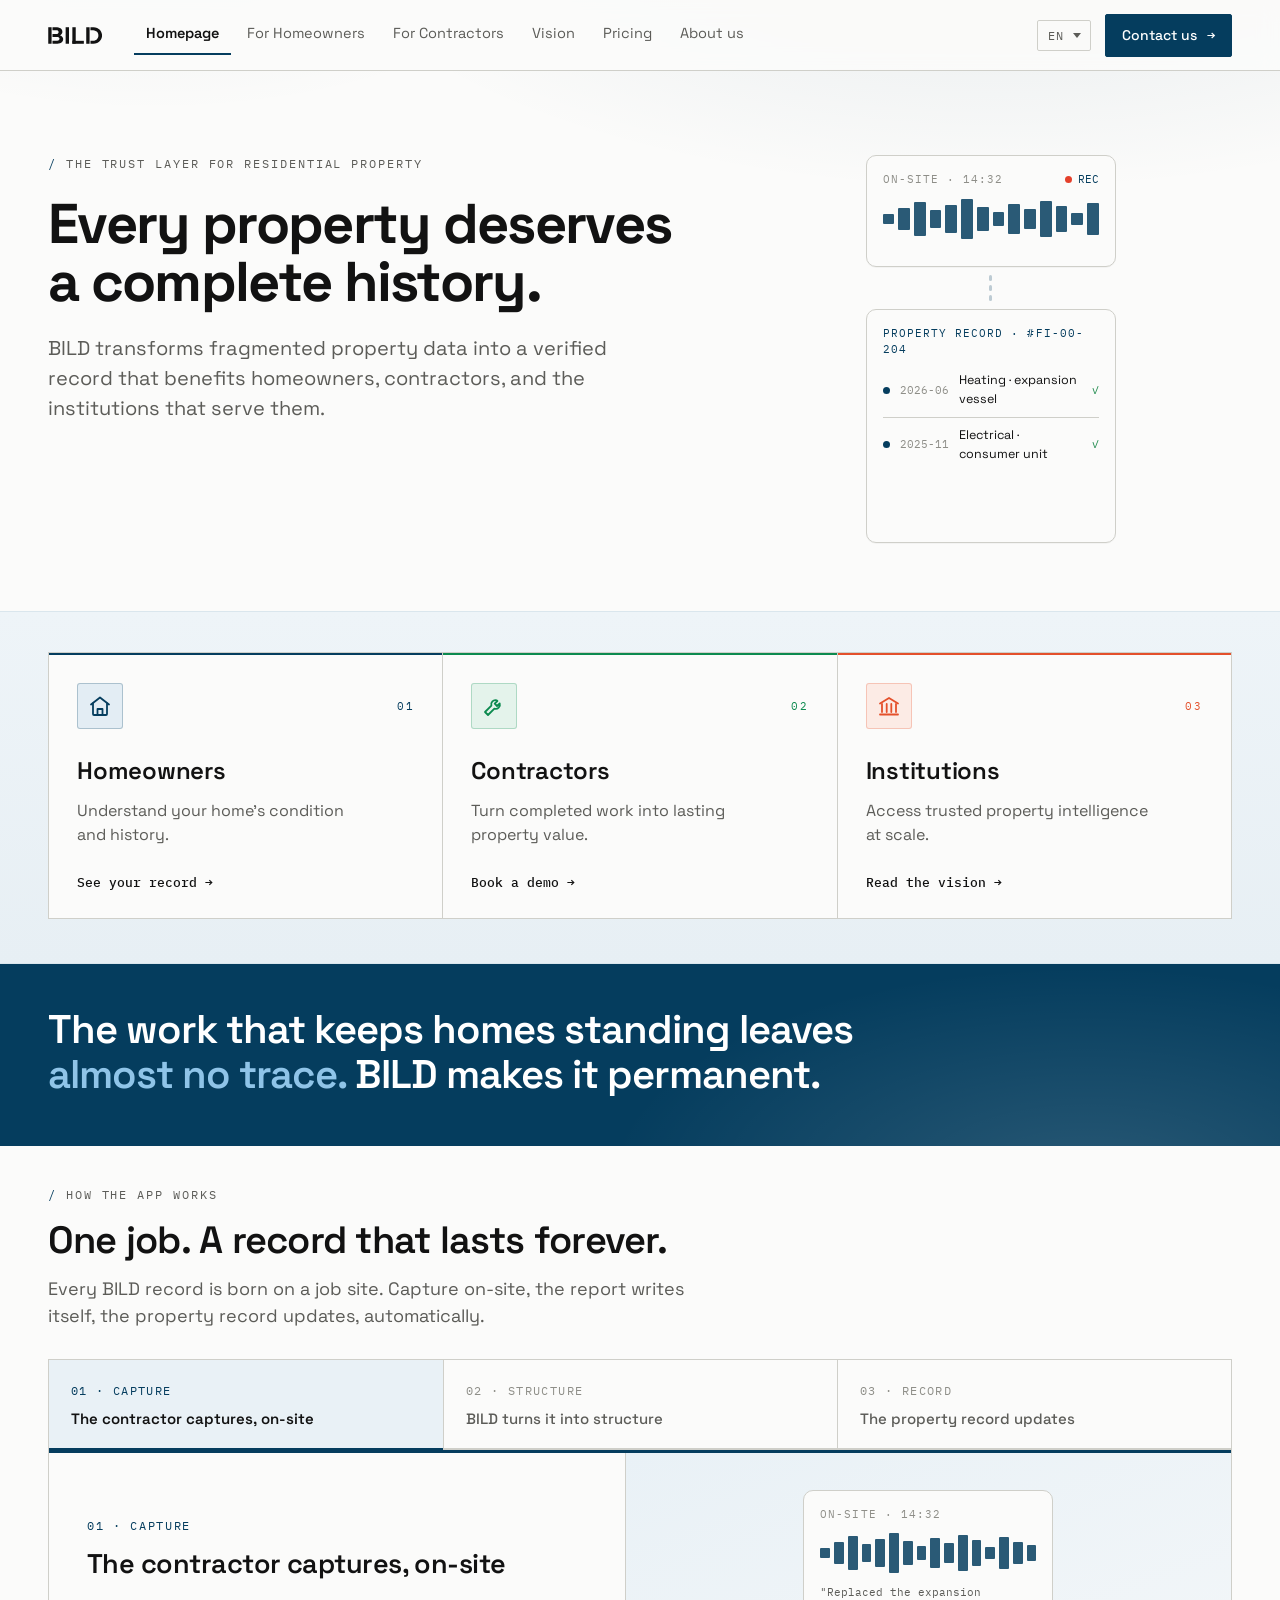
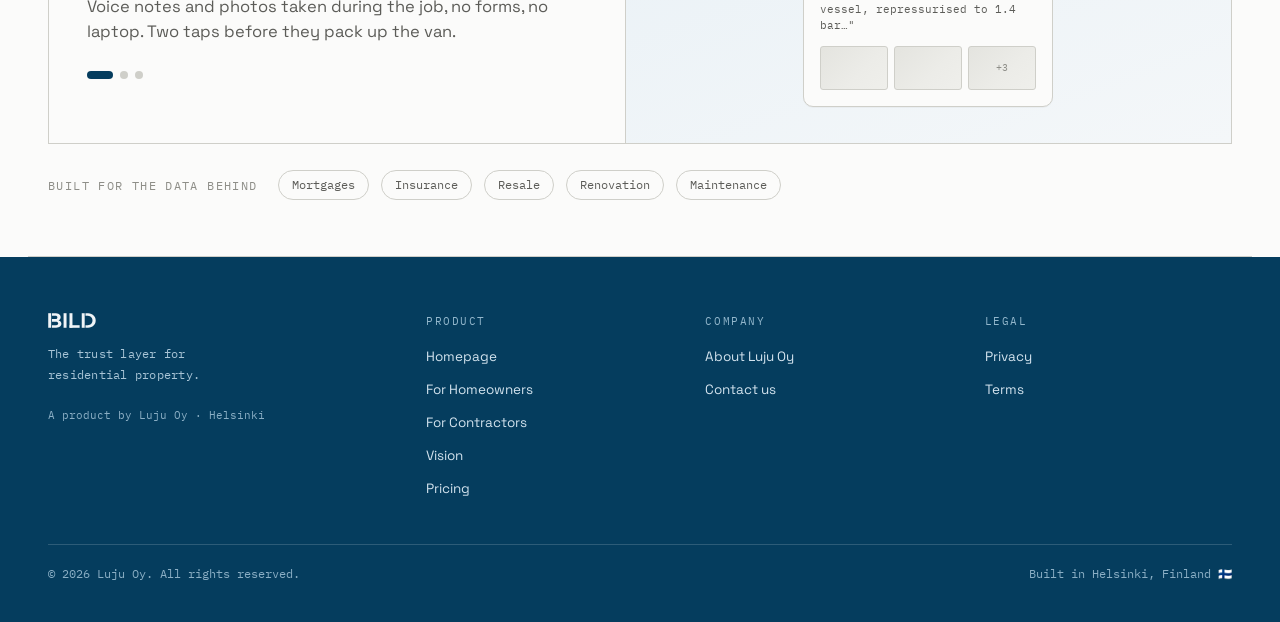
<file: index.html>
<!DOCTYPE html>
<html lang="en">
<head>
<meta charset="utf-8">
<meta name="viewport" content="width=device-width, initial-scale=1">
<title>BILD · The trust layer for residential property</title>
<meta name="description" content="Every property deserves a complete history. BILD transforms fragmented property data into a verified record that benefits homeowners, contractors, and the institutions that serve them.">
<link rel="icon" type="image/svg+xml" href="assets/favicon.svg">
<link rel="preconnect" href="https://fonts.googleapis.com">
<link rel="preconnect" href="https://fonts.gstatic.com" crossorigin>
<link href="https://fonts.googleapis.com/css2?family=Space+Grotesk:wght@400;500;600;700&family=IBM+Plex+Mono:wght@400;500&display=swap" rel="stylesheet">
<link rel="stylesheet" href="assets/styles.css">
</head>
<body>

<header class="site-header">
  <div class="bar">
    <a class="logo" href="index.html" aria-label="BILD homepage"><svg xmlns="http://www.w3.org/2000/svg" viewBox="345 335 1130 354" fill="currentColor" class="wordmark" aria-hidden="true"> <path d="M 315.07,255.192 H 262.631 V 513.248 H 315.07 Z" transform="matrix(1.3333333,0,0,-1.3333333,0,1024)"/> <path d="m 586.926,255.228 h -52.439 v 258.056 h 52.439 z" transform="matrix(1.3333333,0,0,-1.3333333,0,1024)"/> <path d="m 691.804,255.228 h -52.439 v 258.056 h 52.439 z" transform="matrix(1.3333333,0,0,-1.3333333,0,1024)"/> <path d="m 908.461,254.8 h -52.439 v 258.056 h 52.439 z" transform="matrix(1.3333333,0,0,-1.3333333,0,1024)"/> <path d="M 639.365,300.887 H 818.762 V 254.8 H 639.365 Z" transform="matrix(1.3333333,0,0,-1.3333333,0,1024)"/> <path d="m 0,0 c 41.799,-1.822 96.997,7.899 131.575,-21.17 31.299,-26.312 31.067,-78.378 -4.393,-99.37 l -10.57,-7.165 c 24.968,-4.421 41.231,-17.746 48.168,-43.816 7.446,-27.982 -4.703,-55.591 -29.113,-70.21 C 96.467,-265.208 43.718,-255.904 0,-257.966 v 46.519 h 74.052 c 21.191,0 40.431,15.465 34.573,37.935 -4.271,16.385 -22.167,21.111 -37.121,22.107 -23.245,1.548 -48.096,-1.137 -71.504,0.009 v 46.518 h 69.82 c 1.77,0 9.485,2.776 11.459,3.773 18.892,9.544 20.326,41.726 -0.045,50.769 -2.41,1.071 -10.881,3.818 -13.106,3.818 l -68.128,0 z" transform="matrix(1.3333333,0,0,-1.3333333,438.49253,339.69227)"/> <path d="m 0,0 c 45.483,1.34 91.315,-0.452 129.751,-27.222 68.363,-47.612 68.416,-155.237 0.522,-203.197 C 92.261,-257.271 45.001,-258.868 0,-257.966 v 46.519 c 32.879,-0.333 65.573,-2.473 93.36,17.918 39.165,28.741 40.784,95.069 3.975,126.299 C 69.526,-43.636 34.327,-46.117 0,-46.518 Z" transform="matrix(1.3333333,0,0,-1.3333333,1229.6815,340.34613)"/> </svg></a>
    <nav class="site-nav" aria-label="Main">
      <a href="index.html" aria-current="page">Homepage</a>
      <a href="homeowners.html">For Homeowners</a>
      <a href="contractors.html">For Contractors</a>
      <a href="vision.html">Vision</a>
      <a href="pricing.html">Pricing</a>
      <a href="about.html">About us</a>
    </nav>
    <div class="header-actions">
      <select class="lang-select" aria-label="Language">
        <option value="EN">EN</option>
        <option value="FI">FI</option>
        <option value="SV">SV</option>
      </select>
      <a class="btn accent" href="contact.html">Contact us <span class="arr">→</span></a>
      <button class="menu-toggle" aria-expanded="false" aria-label="Menu">MENU</button>
    </div>
  </div>
</header>

<main>
  <!-- HERO -->
  <section class="hero bar" style="padding-bottom:18px">
    <div class="hero-split">
      <div>
        <div class="eyebrow"><span class="dot">/ </span>The trust layer for residential property</div>
        <h1 class="h-hero">Every property deserves a complete history.</h1>
        <p class="lede" style="max-width:560px">BILD transforms fragmented property data into a verified record that benefits homeowners, contractors, and the institutions that serve them.</p>
      </div>
      <div class="hero-stage" aria-hidden="true">
        <div class="hs-capture device-card">
          <div class="hs-cap-head">
            <span class="dc-label">ON-SITE · 14:32</span>
            <span class="hs-rec mono">REC</span>
          </div>
          <div class="waveform hs-wave">
            <span style="height:10px"></span><span style="height:22px"></span><span style="height:34px"></span><span style="height:18px"></span><span style="height:28px"></span><span style="height:40px"></span><span style="height:24px"></span><span style="height:14px"></span><span style="height:30px"></span><span style="height:20px"></span><span style="height:36px"></span><span style="height:26px"></span><span style="height:12px"></span><span style="height:32px"></span>
          </div>
        </div>
        <div class="hs-flow"><span></span><span></span><span></span></div>
        <div class="hs-record device-card">
          <div class="dc-label accent" style="margin-bottom:6px">PROPERTY RECORD · #FI-00-204</div>
          <div class="dc-entry hs-entry"><span class="pin"></span><span class="d">2026-06</span><span class="l">Heating · expansion vessel</span><span class="hs-tick mono">✓</span></div>
          <div class="dc-entry hs-entry"><span class="pin"></span><span class="d">2025-11</span><span class="l">Electrical · consumer unit</span><span class="hs-tick mono">✓</span></div>
          <div class="dc-entry hs-entry"><span class="pin"></span><span class="d">2025-03</span><span class="l">Roof · annual inspection</span><span class="hs-tick mono">✓</span></div>
        </div>
        <div class="dc-pill hs-pill"><span class="pin"></span><span class="t">entry verified · record updated</span></div>
      </div>
    </div>
  </section>

  <!-- THREE AUDIENCES -->
  <section class="band-tint">
    <div class="bar" style="padding-top:40px;padding-bottom:44px">
    <div class="aud-grid reveal">
      <a class="aud-card c-blue" href="homeowners.html">
        <div class="aud-top">
          <span class="aud-ico" aria-hidden="true">
            <svg viewBox="0 0 24 24" fill="none" stroke="currentColor" stroke-width="1.8" stroke-linecap="round" stroke-linejoin="round"><path d="m3 10.5 9-7 9 7"/><path d="M5 9.5V20a1 1 0 0 0 1 1h12a1 1 0 0 0 1-1V9.5"/><path d="M9.5 21v-6h5v6"/></svg>
          </span>
          <span class="mono aud-no">01</span>
        </div>
        <h3>Homeowners</h3>
        <p>Understand your home's condition and history.</p>
        <div class="aud-link"><span class="mono">See your record</span><span class="aud-arr mono">→</span></div>
      </a>
      <a class="aud-card c-green" href="contractors.html">
        <div class="aud-top">
          <span class="aud-ico" aria-hidden="true">
            <svg viewBox="0 0 24 24" fill="none" stroke="currentColor" stroke-width="1.8" stroke-linecap="round" stroke-linejoin="round"><path d="M14.7 6.3a4.2 4.2 0 0 0-5.3 5.3L3 18l3 3 6.4-6.4a4.2 4.2 0 0 0 5.3-5.3l-2.7 2.7-2.3-2.3 2.7-2.7Z"/></svg>
          </span>
          <span class="mono aud-no">02</span>
        </div>
        <h3>Contractors</h3>
        <p>Turn completed work into lasting property value.</p>
        <div class="aud-link"><span class="mono">Book a demo</span><span class="aud-arr mono">→</span></div>
      </a>
      <a class="aud-card c-orange" href="vision.html">
        <div class="aud-top">
          <span class="aud-ico" aria-hidden="true">
            <svg viewBox="0 0 24 24" fill="none" stroke="currentColor" stroke-width="1.8" stroke-linecap="round" stroke-linejoin="round"><path d="M3 9.5 12 4l9 5.5"/><path d="M5 10v8m4.7-8v8m4.6-8v8m4.7-8v8"/><path d="M3 20.5h18"/></svg>
          </span>
          <span class="mono aud-no">03</span>
        </div>
        <h3>Institutions</h3>
        <p>Access trusted property intelligence at scale.</p>
        <div class="aud-link"><span class="mono">Read the vision</span><span class="aud-arr mono">→</span></div>
      </a>
    </div>
    </div>
  </section>

  <!-- STATEMENT -->
  <section class="statement-band">
    <div class="bar">
      <p class="statement reveal"><span>The work that keeps homes standing leaves</span> <span class="acc">almost no trace.</span> <span>BILD makes it permanent.</span></p>
    </div>
  </section>

  <!-- BILD ENGINE -->
  <section class="bar" style="padding-top:40px;padding-bottom:56px">
    <div class="section-head reveal">
      <div class="eyebrow"><span class="dot">/ </span>How the app works</div>
      <h2>One job. A record that lasts forever.</h2>
      <p class="intro">Every BILD record is born on a job site. Capture on-site, the report writes itself, the property record updates, automatically.</p>
    </div>

    <div class="stepper reveal" style="margin-top:30px">
      <div class="stepper-rail" role="tablist">
        <button class="on" role="tab" aria-selected="true">
          <span class="tag">01 · CAPTURE</span>
          <span class="name" style="display:block">The contractor captures, on-site</span>
        </button>
        <button role="tab" aria-selected="false">
          <span class="tag">02 · STRUCTURE</span>
          <span class="name" style="display:block">BILD turns it into structure</span>
        </button>
        <button role="tab" aria-selected="false">
          <span class="tag">03 · RECORD</span>
          <span class="name" style="display:block">The property record updates</span>
        </button>
      </div>
      <div class="stepper-progress"><span></span></div>
      <div class="stepper-panel">
        <div class="stepper-copy">
          <div class="stepper-step on">
            <div class="tag">01 · CAPTURE</div>
            <h3>The contractor captures, on-site</h3>
            <p>Voice notes and photos taken during the job, no forms, no laptop. Two taps before they pack up the van.</p>
          </div>
          <div class="stepper-step">
            <div class="tag">02 · STRUCTURE</div>
            <h3>BILD turns it into structure</h3>
            <p>What happens next is the part we don't show. The raw capture becomes verified, structured property data, mapped to the home.</p>
          </div>
          <div class="stepper-step">
            <div class="tag">03 · RECORD</div>
            <h3>The property record updates</h3>
            <p>The verified entry joins the home's permanent history, and feeds something the market doesn't have yet.</p>
          </div>
          <div class="stepper-dots">
            <button class="on" aria-label="Step 1"></button>
            <button aria-label="Step 2"></button>
            <button aria-label="Step 3"></button>
          </div>
        </div>
        <div class="stepper-visual">
          <div class="stepper-step on">
            <div class="device-card">
              <div class="dc-label">ON-SITE · 14:32</div>
              <div class="waveform" aria-hidden="true">
                <span style="height:10px"></span><span style="height:22px"></span><span style="height:34px"></span><span style="height:18px"></span><span style="height:28px"></span><span style="height:40px"></span><span style="height:24px"></span><span style="height:14px"></span><span style="height:30px"></span><span style="height:20px"></span><span style="height:36px"></span><span style="height:26px"></span><span style="height:12px"></span><span style="height:32px"></span><span style="height:22px"></span><span style="height:16px"></span>
              </div>
              <div class="dc-quote">"Replaced the expansion vessel, repressurised to 1.4 bar…"</div>
              <div class="dc-photos" aria-hidden="true"><span></span><span></span><span>+3</span></div>
            </div>
          </div>
          <div class="stepper-step">
            <div class="device-card" style="width:260px;padding:14px 18px">
              <div class="dc-label accent" style="margin-bottom:4px">EXTRACTION MODEL · CONFIDENTIAL</div>
              <div class="dc-row"><span class="k">system</span><span class="v blur-gate">Heating / boiler</span></div>
              <div class="dc-row"><span class="k">action</span><span class="v blur-gate">Component replaced</span></div>
              <div class="dc-row"><span class="k">part</span><span class="v blur-gate">Expansion vessel 8L</span></div>
              <div class="dc-row"><span class="k">pressure</span><span class="v blur-gate">1.4 bar</span></div>
              <div class="dc-row"><span class="k">warranty</span><span class="v blur-gate">5 yr · parts</span></div>
              <div class="dc-foot">fields redacted</div>
            </div>
          </div>
          <div class="stepper-step">
            <div class="dc-stack">
              <div class="device-card" style="width:100%;padding:14px 16px">
                <div class="dc-label accent" style="margin-bottom:6px">PROPERTY RECORD · #FI-00-204</div>
                <div class="dc-entry"><span class="pin"></span><span class="d">2026-06</span><span class="l">Heating · expansion vessel</span></div>
                <div class="dc-entry"><span class="pin"></span><span class="d">2025-11</span><span class="l">Electrical · consumer unit</span></div>
                <div class="dc-entry"><span class="pin"></span><span class="d">2025-03</span><span class="l">Roof · annual inspection</span></div>
              </div>
              <div class="dc-pill"><span class="pin"></span><span class="t">2026-06-05 · entry verified · record updated</span></div>
            </div>
          </div>
        </div>
      </div>
    </div>

    <div class="trust-strip reveal">
      <span class="label">Built for the data behind</span>
      <span class="item">Mortgages</span>
      <span class="item">Insurance</span>
      <span class="item">Resale</span>
      <span class="item">Renovation</span>
      <span class="item">Maintenance</span>
    </div>
  </section>

  <hr class="rule">

</main>

<footer class="site-footer">
  <div class="bar">
    <div class="footer-grid">
      <div>
        <a class="logo footer-logo" href="index.html" aria-label="BILD homepage"><svg xmlns="http://www.w3.org/2000/svg" viewBox="345 335 1130 354" fill="currentColor" class="wordmark" aria-hidden="true"> <path d="M 315.07,255.192 H 262.631 V 513.248 H 315.07 Z" transform="matrix(1.3333333,0,0,-1.3333333,0,1024)"/> <path d="m 586.926,255.228 h -52.439 v 258.056 h 52.439 z" transform="matrix(1.3333333,0,0,-1.3333333,0,1024)"/> <path d="m 691.804,255.228 h -52.439 v 258.056 h 52.439 z" transform="matrix(1.3333333,0,0,-1.3333333,0,1024)"/> <path d="m 908.461,254.8 h -52.439 v 258.056 h 52.439 z" transform="matrix(1.3333333,0,0,-1.3333333,0,1024)"/> <path d="M 639.365,300.887 H 818.762 V 254.8 H 639.365 Z" transform="matrix(1.3333333,0,0,-1.3333333,0,1024)"/> <path d="m 0,0 c 41.799,-1.822 96.997,7.899 131.575,-21.17 31.299,-26.312 31.067,-78.378 -4.393,-99.37 l -10.57,-7.165 c 24.968,-4.421 41.231,-17.746 48.168,-43.816 7.446,-27.982 -4.703,-55.591 -29.113,-70.21 C 96.467,-265.208 43.718,-255.904 0,-257.966 v 46.519 h 74.052 c 21.191,0 40.431,15.465 34.573,37.935 -4.271,16.385 -22.167,21.111 -37.121,22.107 -23.245,1.548 -48.096,-1.137 -71.504,0.009 v 46.518 h 69.82 c 1.77,0 9.485,2.776 11.459,3.773 18.892,9.544 20.326,41.726 -0.045,50.769 -2.41,1.071 -10.881,3.818 -13.106,3.818 l -68.128,0 z" transform="matrix(1.3333333,0,0,-1.3333333,438.49253,339.69227)"/> <path d="m 0,0 c 45.483,1.34 91.315,-0.452 129.751,-27.222 68.363,-47.612 68.416,-155.237 0.522,-203.197 C 92.261,-257.271 45.001,-258.868 0,-257.966 v 46.519 c 32.879,-0.333 65.573,-2.473 93.36,17.918 39.165,28.741 40.784,95.069 3.975,126.299 C 69.526,-43.636 34.327,-46.117 0,-46.518 Z" transform="matrix(1.3333333,0,0,-1.3333333,1229.6815,340.34613)"/> </svg></a>
        <p class="tagline">The trust layer for<br>residential property.</p>
        <p class="byline">A product by Luju Oy · Helsinki</p>
      </div>
      <div>
        <div class="col-h">Product</div>
        <ul>
          <li><a href="index.html">Homepage</a></li>
          <li><a href="homeowners.html">For Homeowners</a></li>
          <li><a href="contractors.html">For Contractors</a></li>
          <li><a href="vision.html">Vision</a></li>
          <li><a href="pricing.html">Pricing</a></li>
        </ul>
      </div>
      <div>
        <div class="col-h">Company</div>
        <ul>
          <li><a href="about.html">About Luju Oy</a></li>
          <li><a href="contact.html">Contact us</a></li>
        </ul>
      </div>
      <div>
        <div class="col-h">Legal</div>
        <ul>
          <li><a href="privacy.html">Privacy</a></li>
          <li><a href="terms.html">Terms</a></li>
        </ul>
      </div>
    </div>
    <div class="footer-bottom">
      <span>© 2026 Luju Oy. All rights reserved.</span>
      <span>Built in Helsinki, Finland 🇫🇮</span>
    </div>
  </div>
</footer>

<script src="assets/i18n.js"></script>
<script src="assets/main.js"></script>
</body>
</html>
</file>
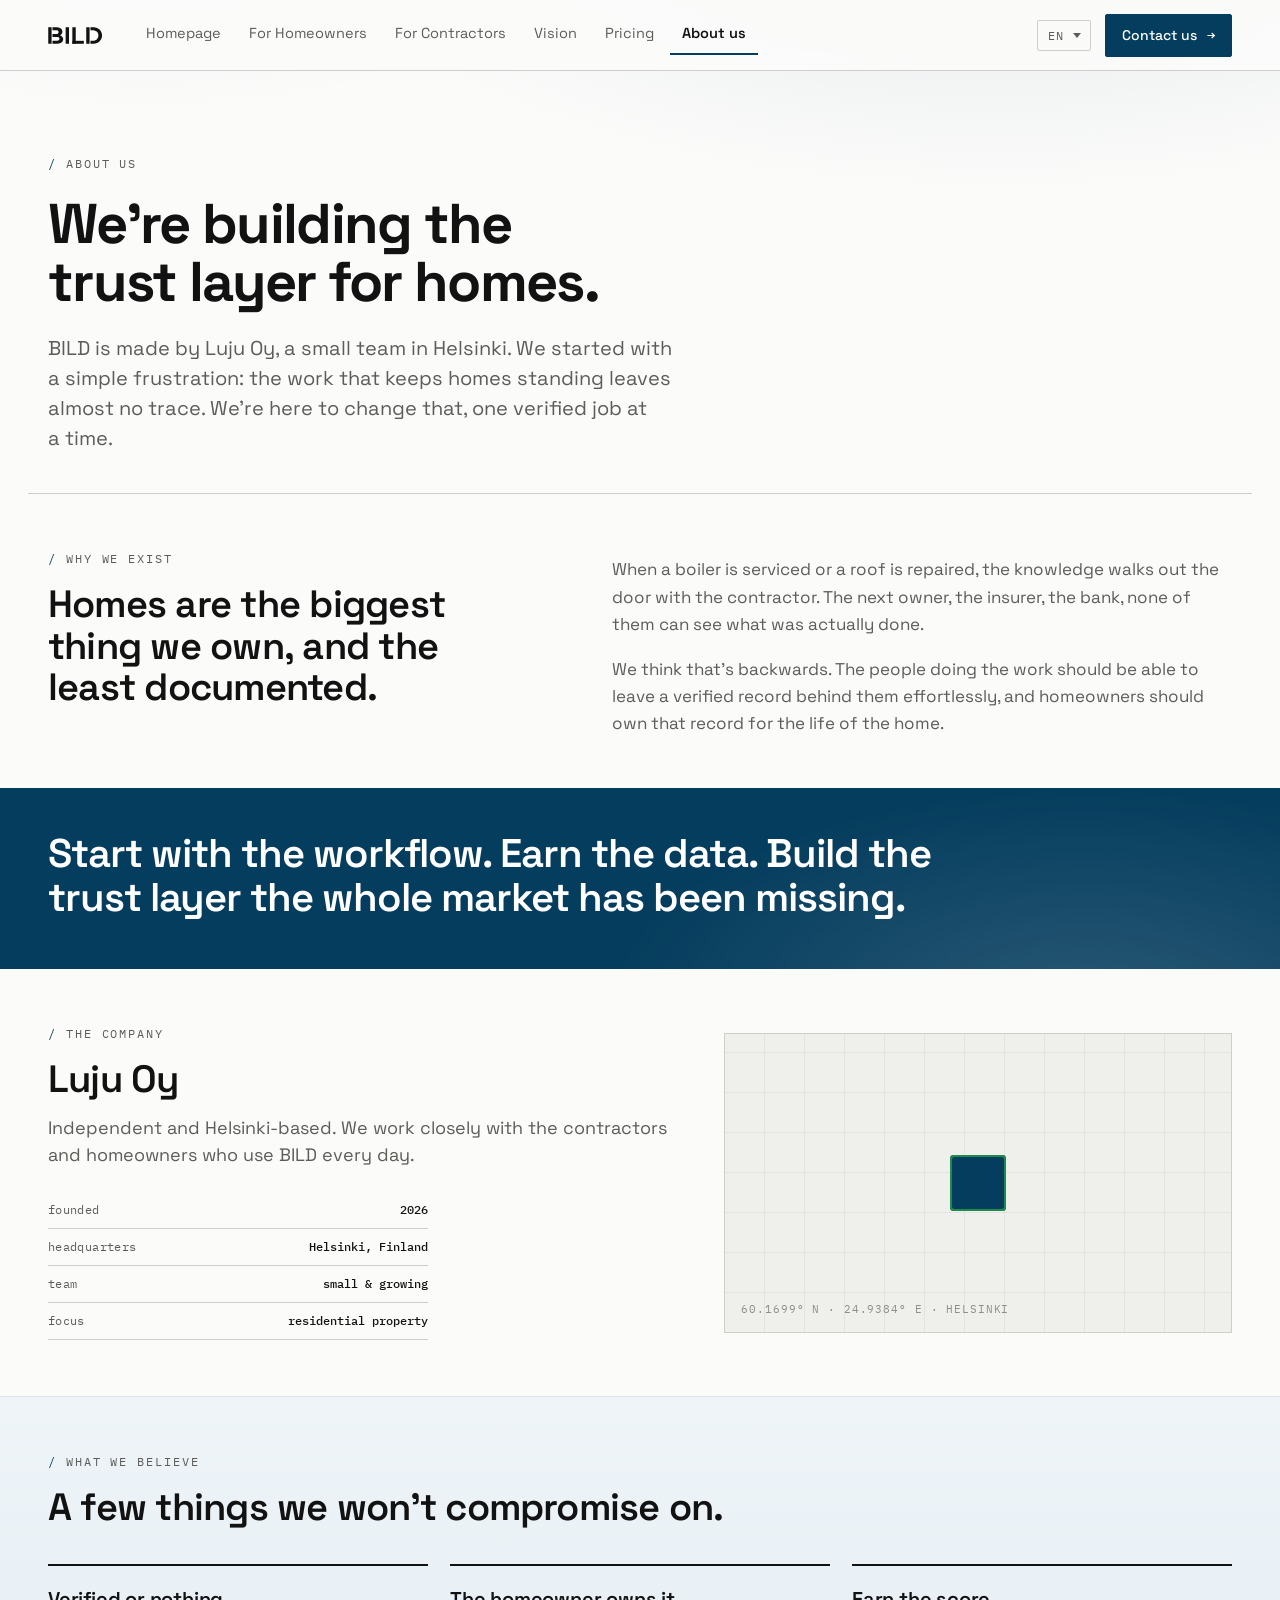
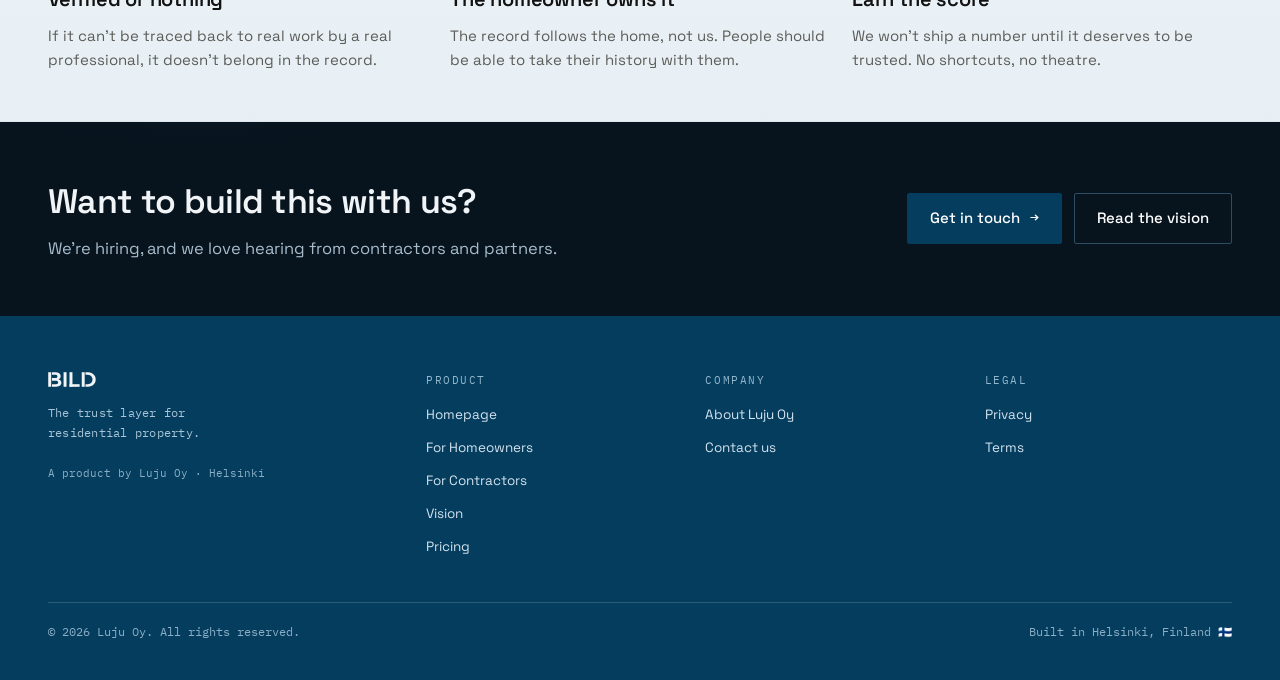
<file: about.html>
<!DOCTYPE html>
<html lang="en">
<head>
<meta charset="utf-8">
<meta name="viewport" content="width=device-width, initial-scale=1">
<title>About Luju Oy · We're building the trust layer for homes</title>
<meta name="description" content="BILD is made by Luju Oy, a small team in Helsinki. The work that keeps homes standing leaves almost no trace, we're here to change that, one verified job at a time.">
<link rel="icon" type="image/svg+xml" href="assets/favicon.svg">
<link rel="preconnect" href="https://fonts.googleapis.com">
<link rel="preconnect" href="https://fonts.gstatic.com" crossorigin>
<link href="https://fonts.googleapis.com/css2?family=Space+Grotesk:wght@400;500;600;700&family=IBM+Plex+Mono:wght@400;500&display=swap" rel="stylesheet">
<link rel="stylesheet" href="assets/styles.css">
</head>
<body>

<header class="site-header">
  <div class="bar">
    <a class="logo" href="index.html" aria-label="BILD homepage"><svg xmlns="http://www.w3.org/2000/svg" viewBox="345 335 1130 354" fill="currentColor" class="wordmark" aria-hidden="true"> <path d="M 315.07,255.192 H 262.631 V 513.248 H 315.07 Z" transform="matrix(1.3333333,0,0,-1.3333333,0,1024)"/> <path d="m 586.926,255.228 h -52.439 v 258.056 h 52.439 z" transform="matrix(1.3333333,0,0,-1.3333333,0,1024)"/> <path d="m 691.804,255.228 h -52.439 v 258.056 h 52.439 z" transform="matrix(1.3333333,0,0,-1.3333333,0,1024)"/> <path d="m 908.461,254.8 h -52.439 v 258.056 h 52.439 z" transform="matrix(1.3333333,0,0,-1.3333333,0,1024)"/> <path d="M 639.365,300.887 H 818.762 V 254.8 H 639.365 Z" transform="matrix(1.3333333,0,0,-1.3333333,0,1024)"/> <path d="m 0,0 c 41.799,-1.822 96.997,7.899 131.575,-21.17 31.299,-26.312 31.067,-78.378 -4.393,-99.37 l -10.57,-7.165 c 24.968,-4.421 41.231,-17.746 48.168,-43.816 7.446,-27.982 -4.703,-55.591 -29.113,-70.21 C 96.467,-265.208 43.718,-255.904 0,-257.966 v 46.519 h 74.052 c 21.191,0 40.431,15.465 34.573,37.935 -4.271,16.385 -22.167,21.111 -37.121,22.107 -23.245,1.548 -48.096,-1.137 -71.504,0.009 v 46.518 h 69.82 c 1.77,0 9.485,2.776 11.459,3.773 18.892,9.544 20.326,41.726 -0.045,50.769 -2.41,1.071 -10.881,3.818 -13.106,3.818 l -68.128,0 z" transform="matrix(1.3333333,0,0,-1.3333333,438.49253,339.69227)"/> <path d="m 0,0 c 45.483,1.34 91.315,-0.452 129.751,-27.222 68.363,-47.612 68.416,-155.237 0.522,-203.197 C 92.261,-257.271 45.001,-258.868 0,-257.966 v 46.519 c 32.879,-0.333 65.573,-2.473 93.36,17.918 39.165,28.741 40.784,95.069 3.975,126.299 C 69.526,-43.636 34.327,-46.117 0,-46.518 Z" transform="matrix(1.3333333,0,0,-1.3333333,1229.6815,340.34613)"/> </svg></a>
    <nav class="site-nav" aria-label="Main">
      <a href="index.html">Homepage</a>
      <a href="homeowners.html">For Homeowners</a>
      <a href="contractors.html">For Contractors</a>
      <a href="vision.html">Vision</a>
      <a href="pricing.html">Pricing</a>
      <a href="about.html" aria-current="page">About us</a>
    </nav>
    <div class="header-actions">
      <select class="lang-select" aria-label="Language">
        <option value="EN">EN</option>
        <option value="FI">FI</option>
        <option value="SV">SV</option>
      </select>
      <a class="btn accent" href="contact.html">Contact us <span class="arr">→</span></a>
      <button class="menu-toggle" aria-expanded="false" aria-label="Menu">MENU</button>
    </div>
  </div>
</header>

<main>
  <!-- HERO -->
  <section class="hero bar" style="padding-bottom:40px">
    <div class="max" style="max-width:820px">
      <div class="eyebrow"><span class="dot">/ </span>About us</div>
      <h1 class="h-hero">We're building the trust layer for homes.</h1>
      <p class="lede" style="max-width:640px">BILD is made by Luju Oy, a small team in Helsinki. We started with a simple frustration: the work that keeps homes standing leaves almost no trace. We're here to change that, one verified job at a time.</p>
    </div>
  </section>

  <hr class="rule">

  <!-- STORY -->
  <section class="bar section" style="padding-bottom:50px">
    <div class="grid-2 g2-story">
      <div class="section-head reveal">
        <div class="eyebrow"><span class="dot">/ </span>Why we exist</div>
        <h2>Homes are the biggest thing we own, and the least documented.</h2>
      </div>
      <div class="reveal" style="display:flex;flex-direction:column;gap:18px;padding-top:6px">
        <p style="font-size:17px;line-height:1.6;color:var(--ink-2)">When a boiler is serviced or a roof is repaired, the knowledge walks out the door with the contractor. The next owner, the insurer, the bank, none of them can see what was actually done.</p>
        <p style="font-size:17px;line-height:1.6;color:var(--ink-2)">We think that's backwards. The people doing the work should be able to leave a verified record behind them effortlessly, and homeowners should own that record for the life of the home.</p>
      </div>
    </div>
  </section>




  <!-- STATEMENT -->
  <section class="statement-band">
    <div class="bar">
      <p class="statement reveal">Start with the workflow. Earn the data. Build the trust layer the whole market has been missing.</p>
    </div>
  </section>

  <!-- COMPANY FACTS -->
  <section class="bar section">
    <div class="grid-2">
      <div class="reveal">
        <div class="section-head">
          <div class="eyebrow"><span class="dot">/ </span>The company</div>
          <h2>Luju Oy</h2>
          <p class="intro">Independent and Helsinki-based. We work closely with the contractors and homeowners who use BILD every day.</p>
        </div>
        <div style="margin-top:24px;max-width:380px">
          <div class="kv"><span class="k">founded</span><span class="v">2026</span></div>
          <div class="kv"><span class="k">headquarters</span><span class="v">Helsinki, Finland</span></div>
          <div class="kv"><span class="k">team</span><span class="v">small &amp; growing</span></div>
          <div class="kv"><span class="k">focus</span><span class="v">residential property</span></div>
        </div>
      </div>
      <div class="about-viz reveal" role="img" aria-label="Luju Oy, Helsinki">
        <span class="mark"></span>
        <span class="coords">60.1699° N · 24.9384° E · HELSINKI</span>
      </div>
    </div>
  </section>

  <!-- PRINCIPLES -->
  <section class="band-tint">
    <div class="bar section" style="padding-bottom:50px">
    <div class="section-head reveal">
      <div class="eyebrow"><span class="dot">/ </span>What we believe</div>
      <h2>A few things we won't compromise on.</h2>
    </div>
    <div class="grid-3" style="margin-top:36px">
      <div class="beat reveal">
        <h3>Verified or nothing</h3>
        <p>If it can't be traced back to real work by a real professional, it doesn't belong in the record.</p>
      </div>
      <div class="beat reveal">
        <h3>The homeowner owns it</h3>
        <p>The record follows the home, not us. People should be able to take their history with them.</p>
      </div>
      <div class="beat reveal">
        <h3>Earn the score</h3>
        <p>We won't ship a number until it deserves to be trusted. No shortcuts, no theatre.</p>
      </div>
    </div>
    </div>
  </section>

  <!-- CTA -->
  <section class="band-dark">
    <div class="bar band-row">
      <div>
        <h2>Want to build this with us?</h2>
        <p class="sub" style="font-size:16.5px">We're hiring, and we love hearing from contractors and partners.</p>
      </div>
      <div class="actions">
        <a class="btn accent" href="contact.html">Get in touch <span class="arr">→</span></a>
        <a class="btn outline-dark" href="vision.html">Read the vision</a>
      </div>
    </div>
  </section>
</main>

<footer class="site-footer">
  <div class="bar">
    <div class="footer-grid">
      <div>
        <a class="logo footer-logo" href="index.html" aria-label="BILD homepage"><svg xmlns="http://www.w3.org/2000/svg" viewBox="345 335 1130 354" fill="currentColor" class="wordmark" aria-hidden="true"> <path d="M 315.07,255.192 H 262.631 V 513.248 H 315.07 Z" transform="matrix(1.3333333,0,0,-1.3333333,0,1024)"/> <path d="m 586.926,255.228 h -52.439 v 258.056 h 52.439 z" transform="matrix(1.3333333,0,0,-1.3333333,0,1024)"/> <path d="m 691.804,255.228 h -52.439 v 258.056 h 52.439 z" transform="matrix(1.3333333,0,0,-1.3333333,0,1024)"/> <path d="m 908.461,254.8 h -52.439 v 258.056 h 52.439 z" transform="matrix(1.3333333,0,0,-1.3333333,0,1024)"/> <path d="M 639.365,300.887 H 818.762 V 254.8 H 639.365 Z" transform="matrix(1.3333333,0,0,-1.3333333,0,1024)"/> <path d="m 0,0 c 41.799,-1.822 96.997,7.899 131.575,-21.17 31.299,-26.312 31.067,-78.378 -4.393,-99.37 l -10.57,-7.165 c 24.968,-4.421 41.231,-17.746 48.168,-43.816 7.446,-27.982 -4.703,-55.591 -29.113,-70.21 C 96.467,-265.208 43.718,-255.904 0,-257.966 v 46.519 h 74.052 c 21.191,0 40.431,15.465 34.573,37.935 -4.271,16.385 -22.167,21.111 -37.121,22.107 -23.245,1.548 -48.096,-1.137 -71.504,0.009 v 46.518 h 69.82 c 1.77,0 9.485,2.776 11.459,3.773 18.892,9.544 20.326,41.726 -0.045,50.769 -2.41,1.071 -10.881,3.818 -13.106,3.818 l -68.128,0 z" transform="matrix(1.3333333,0,0,-1.3333333,438.49253,339.69227)"/> <path d="m 0,0 c 45.483,1.34 91.315,-0.452 129.751,-27.222 68.363,-47.612 68.416,-155.237 0.522,-203.197 C 92.261,-257.271 45.001,-258.868 0,-257.966 v 46.519 c 32.879,-0.333 65.573,-2.473 93.36,17.918 39.165,28.741 40.784,95.069 3.975,126.299 C 69.526,-43.636 34.327,-46.117 0,-46.518 Z" transform="matrix(1.3333333,0,0,-1.3333333,1229.6815,340.34613)"/> </svg></a>
        <p class="tagline">The trust layer for<br>residential property.</p>
        <p class="byline">A product by Luju Oy · Helsinki</p>
      </div>
      <div>
        <div class="col-h">Product</div>
        <ul>
          <li><a href="index.html">Homepage</a></li>
          <li><a href="homeowners.html">For Homeowners</a></li>
          <li><a href="contractors.html">For Contractors</a></li>
          <li><a href="vision.html">Vision</a></li>
          <li><a href="pricing.html">Pricing</a></li>
        </ul>
      </div>
      <div>
        <div class="col-h">Company</div>
        <ul>
          <li><a href="about.html">About Luju Oy</a></li>
          <li><a href="contact.html">Contact us</a></li>
        </ul>
      </div>
      <div>
        <div class="col-h">Legal</div>
        <ul>
          <li><a href="privacy.html">Privacy</a></li>
          <li><a href="terms.html">Terms</a></li>
        </ul>
      </div>
    </div>
    <div class="footer-bottom">
      <span>© 2026 Luju Oy. All rights reserved.</span>
      <span>Built in Helsinki, Finland 🇫🇮</span>
    </div>
  </div>
</footer>

<script src="assets/i18n.js"></script>
<script src="assets/main.js"></script>
</body>
</html>
</file>
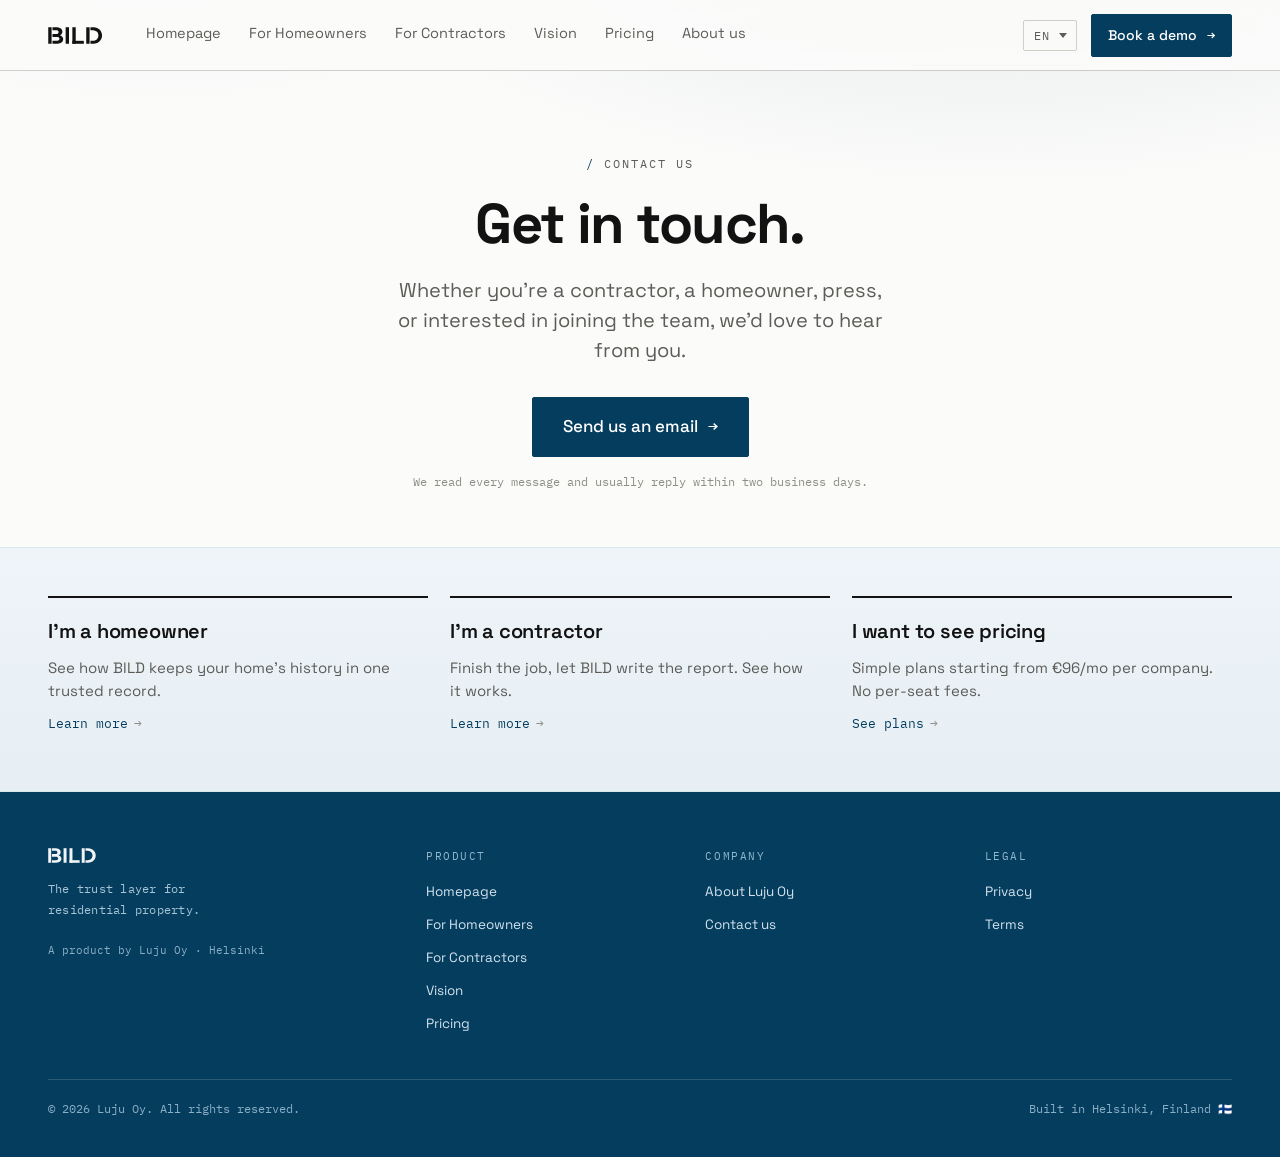
<file: contact.html>
<!DOCTYPE html>
<html lang="en">
<head>
<meta charset="utf-8">
<meta name="viewport" content="width=device-width, initial-scale=1">
<title>Contact BILD · Get in touch with Luju Oy</title>
<meta name="description" content="Whether you're a contractor, a homeowner, press, or interested in joining the team, leave a message and we'll get back to you.">
<link rel="icon" type="image/svg+xml" href="assets/favicon.svg">
<link rel="preconnect" href="https://fonts.googleapis.com">
<link rel="preconnect" href="https://fonts.gstatic.com" crossorigin>
<link href="https://fonts.googleapis.com/css2?family=Space+Grotesk:wght@400;500;600;700&family=IBM+Plex+Mono:wght@400;500&display=swap" rel="stylesheet">
<link rel="stylesheet" href="assets/styles.css">
</head>
<body>

<header class="site-header">
  <div class="bar">
    <a class="logo" href="index.html" aria-label="BILD homepage"><svg xmlns="http://www.w3.org/2000/svg" viewBox="345 335 1130 354" fill="currentColor" class="wordmark" aria-hidden="true"> <path d="M 315.07,255.192 H 262.631 V 513.248 H 315.07 Z" transform="matrix(1.3333333,0,0,-1.3333333,0,1024)"/> <path d="m 586.926,255.228 h -52.439 v 258.056 h 52.439 z" transform="matrix(1.3333333,0,0,-1.3333333,0,1024)"/> <path d="m 691.804,255.228 h -52.439 v 258.056 h 52.439 z" transform="matrix(1.3333333,0,0,-1.3333333,0,1024)"/> <path d="m 908.461,254.8 h -52.439 v 258.056 h 52.439 z" transform="matrix(1.3333333,0,0,-1.3333333,0,1024)"/> <path d="M 639.365,300.887 H 818.762 V 254.8 H 639.365 Z" transform="matrix(1.3333333,0,0,-1.3333333,0,1024)"/> <path d="m 0,0 c 41.799,-1.822 96.997,7.899 131.575,-21.17 31.299,-26.312 31.067,-78.378 -4.393,-99.37 l -10.57,-7.165 c 24.968,-4.421 41.231,-17.746 48.168,-43.816 7.446,-27.982 -4.703,-55.591 -29.113,-70.21 C 96.467,-265.208 43.718,-255.904 0,-257.966 v 46.519 h 74.052 c 21.191,0 40.431,15.465 34.573,37.935 -4.271,16.385 -22.167,21.111 -37.121,22.107 -23.245,1.548 -48.096,-1.137 -71.504,0.009 v 46.518 h 69.82 c 1.77,0 9.485,2.776 11.459,3.773 18.892,9.544 20.326,41.726 -0.045,50.769 -2.41,1.071 -10.881,3.818 -13.106,3.818 l -68.128,0 z" transform="matrix(1.3333333,0,0,-1.3333333,438.49253,339.69227)"/> <path d="m 0,0 c 45.483,1.34 91.315,-0.452 129.751,-27.222 68.363,-47.612 68.416,-155.237 0.522,-203.197 C 92.261,-257.271 45.001,-258.868 0,-257.966 v 46.519 c 32.879,-0.333 65.573,-2.473 93.36,17.918 39.165,28.741 40.784,95.069 3.975,126.299 C 69.526,-43.636 34.327,-46.117 0,-46.518 Z" transform="matrix(1.3333333,0,0,-1.3333333,1229.6815,340.34613)"/> </svg></a>
    <nav class="site-nav" aria-label="Main">
      <a href="index.html">Homepage</a>
      <a href="homeowners.html">For Homeowners</a>
      <a href="contractors.html">For Contractors</a>
      <a href="vision.html">Vision</a>
      <a href="pricing.html">Pricing</a>
      <a href="about.html">About us</a>
    </nav>
    <div class="header-actions">
      <select class="lang-select" aria-label="Language">
        <option value="EN">EN</option>
        <option value="FI">FI</option>
        <option value="SV">SV</option>
      </select>
      <a class="btn accent" href="mailto:hello@luju.fi?subject=Demo%20request%20from%20bild.fi">Book a demo <span class="arr">→</span></a>
      <button class="menu-toggle" aria-expanded="false" aria-label="Menu">MENU</button>
    </div>
  </div>
</header>

<main>
  <!-- HERO -->
  <section class="hero bar" style="padding-bottom:0">
    <div class="max" style="max-width:680px;text-align:center;margin:0 auto">
      <div class="eyebrow"><span class="dot">/ </span>Contact us</div>
      <h1 class="h-hero">Get in touch.</h1>
      <p class="lede" style="max-width:520px;margin-left:auto;margin-right:auto">Whether you're a contractor, a homeowner, press, or interested in joining the team, we'd love to hear from you.</p>
      <a class="btn accent" href="mailto:hello@luju.fi?subject=Hello%20from%20bild.fi" style="margin-top:32px;font-size:17px;padding:16px 30px">Send us an email <span class="arr">→</span></a>
      <p class="mono" style="font-size:12px;color:var(--ink-3);margin-top:16px">We read every message and usually reply within two business days.</p>
    </div>
  </section>

  <!-- QUICK LINKS -->
  <section class="band-tint" style="margin-top:56px">
    <div class="bar" style="padding-top:48px;padding-bottom:56px">
      <div class="grid-3 reveal">
        <a class="beat" href="homeowners.html" style="cursor:pointer">
          <h3>I'm a homeowner</h3>
          <p>See how BILD keeps your home's history in one trusted record.</p>
          <span class="mono" style="font-size:12.5px;color:var(--accent);margin-top:12px;display:inline-flex;align-items:center;gap:6px">Learn more <span class="aud-arr">→</span></span>
        </a>
        <a class="beat" href="contractors.html" style="cursor:pointer">
          <h3>I'm a contractor</h3>
          <p>Finish the job, let BILD write the report. See how it works.</p>
          <span class="mono" style="font-size:12.5px;color:var(--accent);margin-top:12px;display:inline-flex;align-items:center;gap:6px">Learn more <span class="aud-arr">→</span></span>
        </a>
        <a class="beat" href="pricing.html" style="cursor:pointer">
          <h3>I want to see pricing</h3>
          <p>Simple plans starting from €96/mo per company. No per-seat fees.</p>
          <span class="mono" style="font-size:12.5px;color:var(--accent);margin-top:12px;display:inline-flex;align-items:center;gap:6px">See plans <span class="aud-arr">→</span></span>
        </a>
      </div>
    </div>
  </section>
</main>

<footer class="site-footer">
  <div class="bar">
    <div class="footer-grid">
      <div>
        <a class="logo footer-logo" href="index.html" aria-label="BILD homepage"><svg xmlns="http://www.w3.org/2000/svg" viewBox="345 335 1130 354" fill="currentColor" class="wordmark" aria-hidden="true"> <path d="M 315.07,255.192 H 262.631 V 513.248 H 315.07 Z" transform="matrix(1.3333333,0,0,-1.3333333,0,1024)"/> <path d="m 586.926,255.228 h -52.439 v 258.056 h 52.439 z" transform="matrix(1.3333333,0,0,-1.3333333,0,1024)"/> <path d="m 691.804,255.228 h -52.439 v 258.056 h 52.439 z" transform="matrix(1.3333333,0,0,-1.3333333,0,1024)"/> <path d="m 908.461,254.8 h -52.439 v 258.056 h 52.439 z" transform="matrix(1.3333333,0,0,-1.3333333,0,1024)"/> <path d="M 639.365,300.887 H 818.762 V 254.8 H 639.365 Z" transform="matrix(1.3333333,0,0,-1.3333333,0,1024)"/> <path d="m 0,0 c 41.799,-1.822 96.997,7.899 131.575,-21.17 31.299,-26.312 31.067,-78.378 -4.393,-99.37 l -10.57,-7.165 c 24.968,-4.421 41.231,-17.746 48.168,-43.816 7.446,-27.982 -4.703,-55.591 -29.113,-70.21 C 96.467,-265.208 43.718,-255.904 0,-257.966 v 46.519 h 74.052 c 21.191,0 40.431,15.465 34.573,37.935 -4.271,16.385 -22.167,21.111 -37.121,22.107 -23.245,1.548 -48.096,-1.137 -71.504,0.009 v 46.518 h 69.82 c 1.77,0 9.485,2.776 11.459,3.773 18.892,9.544 20.326,41.726 -0.045,50.769 -2.41,1.071 -10.881,3.818 -13.106,3.818 l -68.128,0 z" transform="matrix(1.3333333,0,0,-1.3333333,438.49253,339.69227)"/> <path d="m 0,0 c 45.483,1.34 91.315,-0.452 129.751,-27.222 68.363,-47.612 68.416,-155.237 0.522,-203.197 C 92.261,-257.271 45.001,-258.868 0,-257.966 v 46.519 c 32.879,-0.333 65.573,-2.473 93.36,17.918 39.165,28.741 40.784,95.069 3.975,126.299 C 69.526,-43.636 34.327,-46.117 0,-46.518 Z" transform="matrix(1.3333333,0,0,-1.3333333,1229.6815,340.34613)"/> </svg></a>
        <p class="tagline">The trust layer for<br>residential property.</p>
        <p class="byline">A product by Luju Oy · Helsinki</p>
      </div>
      <div>
        <div class="col-h">Product</div>
        <ul>
          <li><a href="index.html">Homepage</a></li>
          <li><a href="homeowners.html">For Homeowners</a></li>
          <li><a href="contractors.html">For Contractors</a></li>
          <li><a href="vision.html">Vision</a></li>
          <li><a href="pricing.html">Pricing</a></li>
        </ul>
      </div>
      <div>
        <div class="col-h">Company</div>
        <ul>
          <li><a href="about.html">About Luju Oy</a></li>
          <li><a href="contact.html">Contact us</a></li>
        </ul>
      </div>
      <div>
        <div class="col-h">Legal</div>
        <ul>
          <li><a href="privacy.html">Privacy</a></li>
          <li><a href="terms.html">Terms</a></li>
        </ul>
      </div>
    </div>
    <div class="footer-bottom">
      <span>© 2026 Luju Oy. All rights reserved.</span>
      <span>Built in Helsinki, Finland 🇫🇮</span>
    </div>
  </div>
</footer>

<script src="assets/i18n.js"></script>
<script src="assets/main.js"></script>
</body>
</html>
</file>
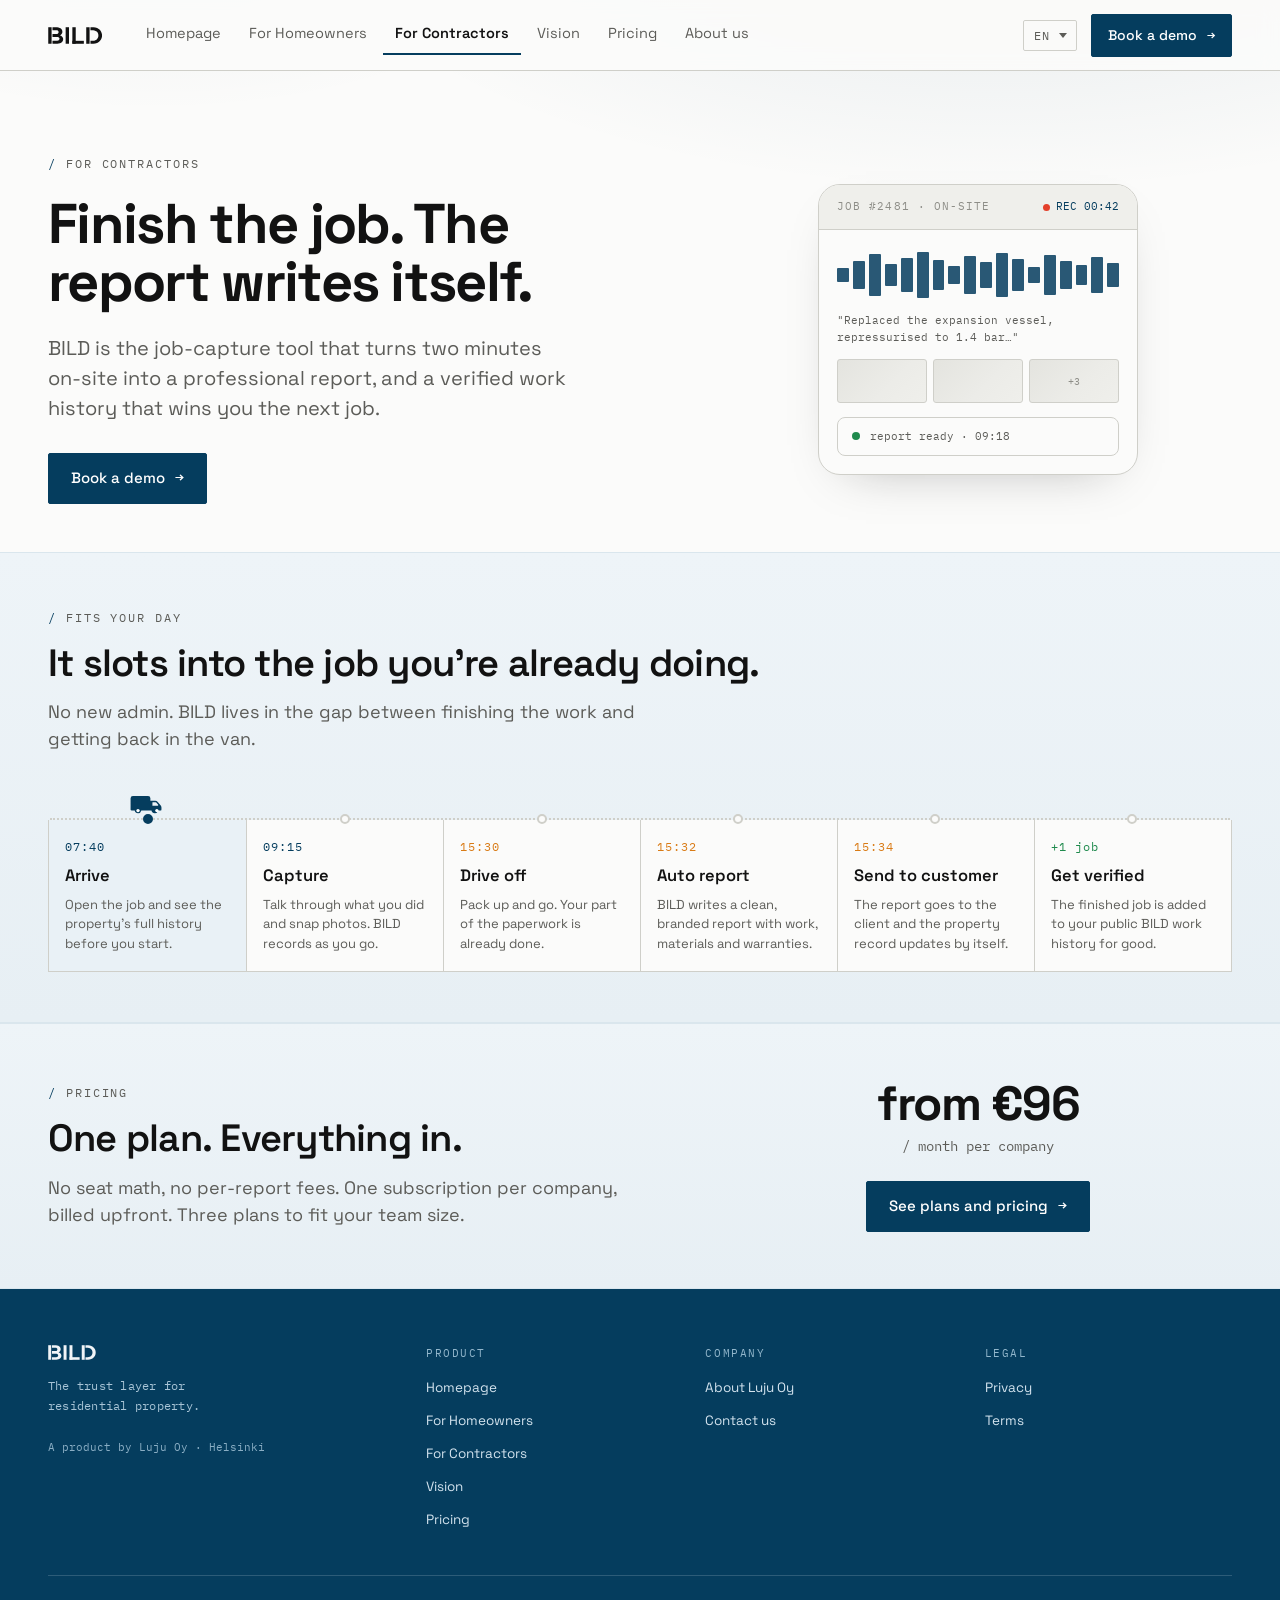
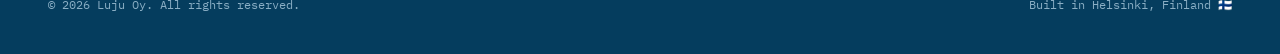
<file: contractors.html>
<!DOCTYPE html>
<html lang="en">
<head>
<meta charset="utf-8">
<meta name="viewport" content="width=device-width, initial-scale=1">
<title>BILD for Contractors · Finish the job. The report writes itself.</title>
<meta name="description" content="BILD is the job-capture tool that turns two minutes on-site into a professional report, and a verified work history that wins you the next job. €119/mo.">
<link rel="icon" type="image/svg+xml" href="assets/favicon.svg">
<link rel="preconnect" href="https://fonts.googleapis.com">
<link rel="preconnect" href="https://fonts.gstatic.com" crossorigin>
<link href="https://fonts.googleapis.com/css2?family=Space+Grotesk:wght@400;500;600;700&family=IBM+Plex+Mono:wght@400;500&display=swap" rel="stylesheet">
<link rel="stylesheet" href="assets/styles.css">
</head>
<body>

<header class="site-header">
  <div class="bar">
    <a class="logo" href="index.html" aria-label="BILD homepage"><svg xmlns="http://www.w3.org/2000/svg" viewBox="345 335 1130 354" fill="currentColor" class="wordmark" aria-hidden="true"> <path d="M 315.07,255.192 H 262.631 V 513.248 H 315.07 Z" transform="matrix(1.3333333,0,0,-1.3333333,0,1024)"/> <path d="m 586.926,255.228 h -52.439 v 258.056 h 52.439 z" transform="matrix(1.3333333,0,0,-1.3333333,0,1024)"/> <path d="m 691.804,255.228 h -52.439 v 258.056 h 52.439 z" transform="matrix(1.3333333,0,0,-1.3333333,0,1024)"/> <path d="m 908.461,254.8 h -52.439 v 258.056 h 52.439 z" transform="matrix(1.3333333,0,0,-1.3333333,0,1024)"/> <path d="M 639.365,300.887 H 818.762 V 254.8 H 639.365 Z" transform="matrix(1.3333333,0,0,-1.3333333,0,1024)"/> <path d="m 0,0 c 41.799,-1.822 96.997,7.899 131.575,-21.17 31.299,-26.312 31.067,-78.378 -4.393,-99.37 l -10.57,-7.165 c 24.968,-4.421 41.231,-17.746 48.168,-43.816 7.446,-27.982 -4.703,-55.591 -29.113,-70.21 C 96.467,-265.208 43.718,-255.904 0,-257.966 v 46.519 h 74.052 c 21.191,0 40.431,15.465 34.573,37.935 -4.271,16.385 -22.167,21.111 -37.121,22.107 -23.245,1.548 -48.096,-1.137 -71.504,0.009 v 46.518 h 69.82 c 1.77,0 9.485,2.776 11.459,3.773 18.892,9.544 20.326,41.726 -0.045,50.769 -2.41,1.071 -10.881,3.818 -13.106,3.818 l -68.128,0 z" transform="matrix(1.3333333,0,0,-1.3333333,438.49253,339.69227)"/> <path d="m 0,0 c 45.483,1.34 91.315,-0.452 129.751,-27.222 68.363,-47.612 68.416,-155.237 0.522,-203.197 C 92.261,-257.271 45.001,-258.868 0,-257.966 v 46.519 c 32.879,-0.333 65.573,-2.473 93.36,17.918 39.165,28.741 40.784,95.069 3.975,126.299 C 69.526,-43.636 34.327,-46.117 0,-46.518 Z" transform="matrix(1.3333333,0,0,-1.3333333,1229.6815,340.34613)"/> </svg></a>
    <nav class="site-nav" aria-label="Main">
      <a href="index.html">Homepage</a>
      <a href="homeowners.html">For Homeowners</a>
      <a href="contractors.html" aria-current="page">For Contractors</a>
      <a href="vision.html">Vision</a>
      <a href="pricing.html">Pricing</a>
      <a href="about.html">About us</a>
    </nav>
    <div class="header-actions">
      <select class="lang-select" aria-label="Language">
        <option value="EN">EN</option>
        <option value="FI">FI</option>
        <option value="SV">SV</option>
      </select>
      <a class="btn accent" href="mailto:hello@luju.fi?subject=Demo%20request%20from%20bild.fi">Book a demo <span class="arr">→</span></a>
      <button class="menu-toggle" aria-expanded="false" aria-label="Menu">MENU</button>
    </div>
  </div>
</header>

<main>
  <!-- HERO -->
  <section class="hero bar" style="padding-bottom:48px">
    <div class="grid-2">
      <div>
        <div class="eyebrow"><span class="dot">/ </span>For contractors</div>
        <h1 class="h-hero">Finish the job. The report writes itself.</h1>
        <p class="lede" style="max-width:520px">BILD is the job-capture tool that turns two minutes on-site into a professional report, and a verified work history that wins you the next job.</p>
        <div class="hero-ctas" style="margin-top:30px">
          <a class="btn accent" href="mailto:hello@luju.fi?subject=Demo%20request%20from%20bild.fi">Book a demo <span class="arr">→</span></a>
        </div>
      </div>
      <div class="reveal">
        <div class="phone-mock">
          <div class="pm-head">
            <span class="t">JOB #2481 · ON-SITE</span>
            <span class="rec">REC 00:42</span>
          </div>
          <div class="pm-body">
            <div class="waveform" aria-hidden="true" style="height:46px;margin:4px 0 14px">
              <span style="height:14px"></span><span style="height:28px"></span><span style="height:42px"></span><span style="height:22px"></span><span style="height:34px"></span><span style="height:46px"></span><span style="height:30px"></span><span style="height:18px"></span><span style="height:38px"></span><span style="height:26px"></span><span style="height:44px"></span><span style="height:32px"></span><span style="height:16px"></span><span style="height:40px"></span><span style="height:28px"></span><span style="height:20px"></span><span style="height:36px"></span><span style="height:24px"></span>
            </div>
            <div class="dc-quote">"Replaced the expansion vessel, repressurised to 1.4 bar…"</div>
            <div class="dc-photos" aria-hidden="true" style="margin-top:14px"><span></span><span></span><span>+3</span></div>
            <div class="dc-pill" style="margin-top:14px"><span class="pin"></span><span class="t">report ready · 09:18</span></div>
          </div>
        </div>
      </div>
    </div>
  </section>

  <!-- WORKFLOW TIMELINE -->
  <section class="band-tint">
    <div class="bar section" style="padding-bottom:50px">
    <div class="section-head reveal">
      <div class="eyebrow"><span class="dot">/ </span>Fits your day</div>
      <h2>It slots into the job you're already doing.</h2>
      <p class="intro">No new admin. BILD lives in the gap between finishing the work and getting back in the van.</p>
    </div>
    <div class="route-wrap">
    <div class="route reveal" aria-hidden="true" data-step="0">
      <div class="route-track">
        <span class="route-stop"></span>
        <span class="route-stop"></span>
        <span class="route-stop"></span>
        <span class="route-stop"></span>
        <span class="route-stop"></span>
        <span class="route-stop"></span>
        <div class="route-van">
          <svg viewBox="0 0 48 30" aria-hidden="true">
            <path fill="currentColor" fill-rule="evenodd" d="M5 5h19a3 3 0 0 1 3 3v3h6.2a4 4 0 0 1 3.1 1.5l3.8 4.7a4 4 0 0 1 .9 2.5v2.3a1.5 1.5 0 0 1-1.5 1.5h-2.7a4.3 4.3 0 0 1-8.4 0H15.6a4.3 4.3 0 0 1-8.4 0H3.5A1.5 1.5 0 0 1 2 22.5V8a3 3 0 0 1 3-3Zm24.6 7.8h3.9a1.2 1.2 0 0 1 .94.45l2.4 3a.6.6 0 0 1-.47.97h-6.77V13.2a.4.4 0 0 1 .4-.4Z"/>
            <circle cx="11.4" cy="23.5" r="2.1" fill="#fff"/>
            <circle cx="35.2" cy="23.5" r="2.1" fill="#fff"/>
          </svg>
        </div>
      </div>
    </div>
    <div class="cell-row route-cells six reveal">
      <div class="cell">
        <div class="t" style="text-transform:none">07:40</div>
        <h3>Arrive</h3>
        <p>Open the job and see the property's full history before you start.</p>
      </div>
      <div class="cell">
        <div class="t" style="text-transform:none">09:15</div>
        <h3>Capture</h3>
        <p>Talk through what you did and snap photos. BILD records as you go.</p>
      </div>
      <div class="cell pm">
        <div class="t pm" style="text-transform:none">15:30</div>
        <h3>Drive off</h3>
        <p>Pack up and go. Your part of the paperwork is already done.</p>
      </div>
      <div class="cell pm">
        <div class="t pm" style="text-transform:none">15:32</div>
        <h3>Auto report</h3>
        <p>BILD writes a clean, branded report with work, materials and warranties.</p>
      </div>
      <div class="cell pm">
        <div class="t pm" style="text-transform:none">15:34</div>
        <h3>Send to customer</h3>
        <p>The report goes to the client and the property record updates by itself.</p>
      </div>
      <div class="cell">
        <div class="t good" style="text-transform:none">+1 job</div>
        <h3>Get verified</h3>
        <p>The finished job is added to your public BILD work history for good.</p>
      </div>
    </div>
    </div>

    </div>
  </section>


  <!-- PRICING -->
  <section class="band-tint">
    <div class="bar" style="padding-top:56px;padding-bottom:56px">
      <div class="grid-2 reveal" style="align-items:center">
        <div class="section-head">
          <div class="eyebrow"><span class="dot">/ </span>Pricing</div>
          <h2>One plan. Everything in.</h2>
          <p class="intro">No seat math, no per-report fees. One subscription per company, billed upfront. Three plans to fit your team size.</p>
        </div>
        <div style="text-align:center">
          <div style="font-size:48px;font-weight:700;letter-spacing:-.03em;line-height:1">from €96</div>
          <div class="mono" style="font-size:14px;color:var(--ink-2);margin-top:8px">/ month per company</div>
          <a class="btn accent" href="pricing.html" style="margin-top:24px">See plans and pricing <span class="arr">→</span></a>
        </div>
      </div>
    </div>
  </section>

</main>

<footer class="site-footer">
  <div class="bar">
    <div class="footer-grid">
      <div>
        <a class="logo footer-logo" href="index.html" aria-label="BILD homepage"><svg xmlns="http://www.w3.org/2000/svg" viewBox="345 335 1130 354" fill="currentColor" class="wordmark" aria-hidden="true"> <path d="M 315.07,255.192 H 262.631 V 513.248 H 315.07 Z" transform="matrix(1.3333333,0,0,-1.3333333,0,1024)"/> <path d="m 586.926,255.228 h -52.439 v 258.056 h 52.439 z" transform="matrix(1.3333333,0,0,-1.3333333,0,1024)"/> <path d="m 691.804,255.228 h -52.439 v 258.056 h 52.439 z" transform="matrix(1.3333333,0,0,-1.3333333,0,1024)"/> <path d="m 908.461,254.8 h -52.439 v 258.056 h 52.439 z" transform="matrix(1.3333333,0,0,-1.3333333,0,1024)"/> <path d="M 639.365,300.887 H 818.762 V 254.8 H 639.365 Z" transform="matrix(1.3333333,0,0,-1.3333333,0,1024)"/> <path d="m 0,0 c 41.799,-1.822 96.997,7.899 131.575,-21.17 31.299,-26.312 31.067,-78.378 -4.393,-99.37 l -10.57,-7.165 c 24.968,-4.421 41.231,-17.746 48.168,-43.816 7.446,-27.982 -4.703,-55.591 -29.113,-70.21 C 96.467,-265.208 43.718,-255.904 0,-257.966 v 46.519 h 74.052 c 21.191,0 40.431,15.465 34.573,37.935 -4.271,16.385 -22.167,21.111 -37.121,22.107 -23.245,1.548 -48.096,-1.137 -71.504,0.009 v 46.518 h 69.82 c 1.77,0 9.485,2.776 11.459,3.773 18.892,9.544 20.326,41.726 -0.045,50.769 -2.41,1.071 -10.881,3.818 -13.106,3.818 l -68.128,0 z" transform="matrix(1.3333333,0,0,-1.3333333,438.49253,339.69227)"/> <path d="m 0,0 c 45.483,1.34 91.315,-0.452 129.751,-27.222 68.363,-47.612 68.416,-155.237 0.522,-203.197 C 92.261,-257.271 45.001,-258.868 0,-257.966 v 46.519 c 32.879,-0.333 65.573,-2.473 93.36,17.918 39.165,28.741 40.784,95.069 3.975,126.299 C 69.526,-43.636 34.327,-46.117 0,-46.518 Z" transform="matrix(1.3333333,0,0,-1.3333333,1229.6815,340.34613)"/> </svg></a>
        <p class="tagline">The trust layer for<br>residential property.</p>
        <p class="byline">A product by Luju Oy · Helsinki</p>
      </div>
      <div>
        <div class="col-h">Product</div>
        <ul>
          <li><a href="index.html">Homepage</a></li>
          <li><a href="homeowners.html">For Homeowners</a></li>
          <li><a href="contractors.html">For Contractors</a></li>
          <li><a href="vision.html">Vision</a></li>
          <li><a href="pricing.html">Pricing</a></li>
        </ul>
      </div>
      <div>
        <div class="col-h">Company</div>
        <ul>
          <li><a href="about.html">About Luju Oy</a></li>
          <li><a href="contact.html">Contact us</a></li>
        </ul>
      </div>
      <div>
        <div class="col-h">Legal</div>
        <ul>
          <li><a href="privacy.html">Privacy</a></li>
          <li><a href="terms.html">Terms</a></li>
        </ul>
      </div>
    </div>
    <div class="footer-bottom">
      <span>© 2026 Luju Oy. All rights reserved.</span>
      <span>Built in Helsinki, Finland 🇫🇮</span>
    </div>
  </div>
</footer>

<script src="assets/i18n.js"></script>
<script src="assets/main.js"></script>
</body>
</html>
</file>
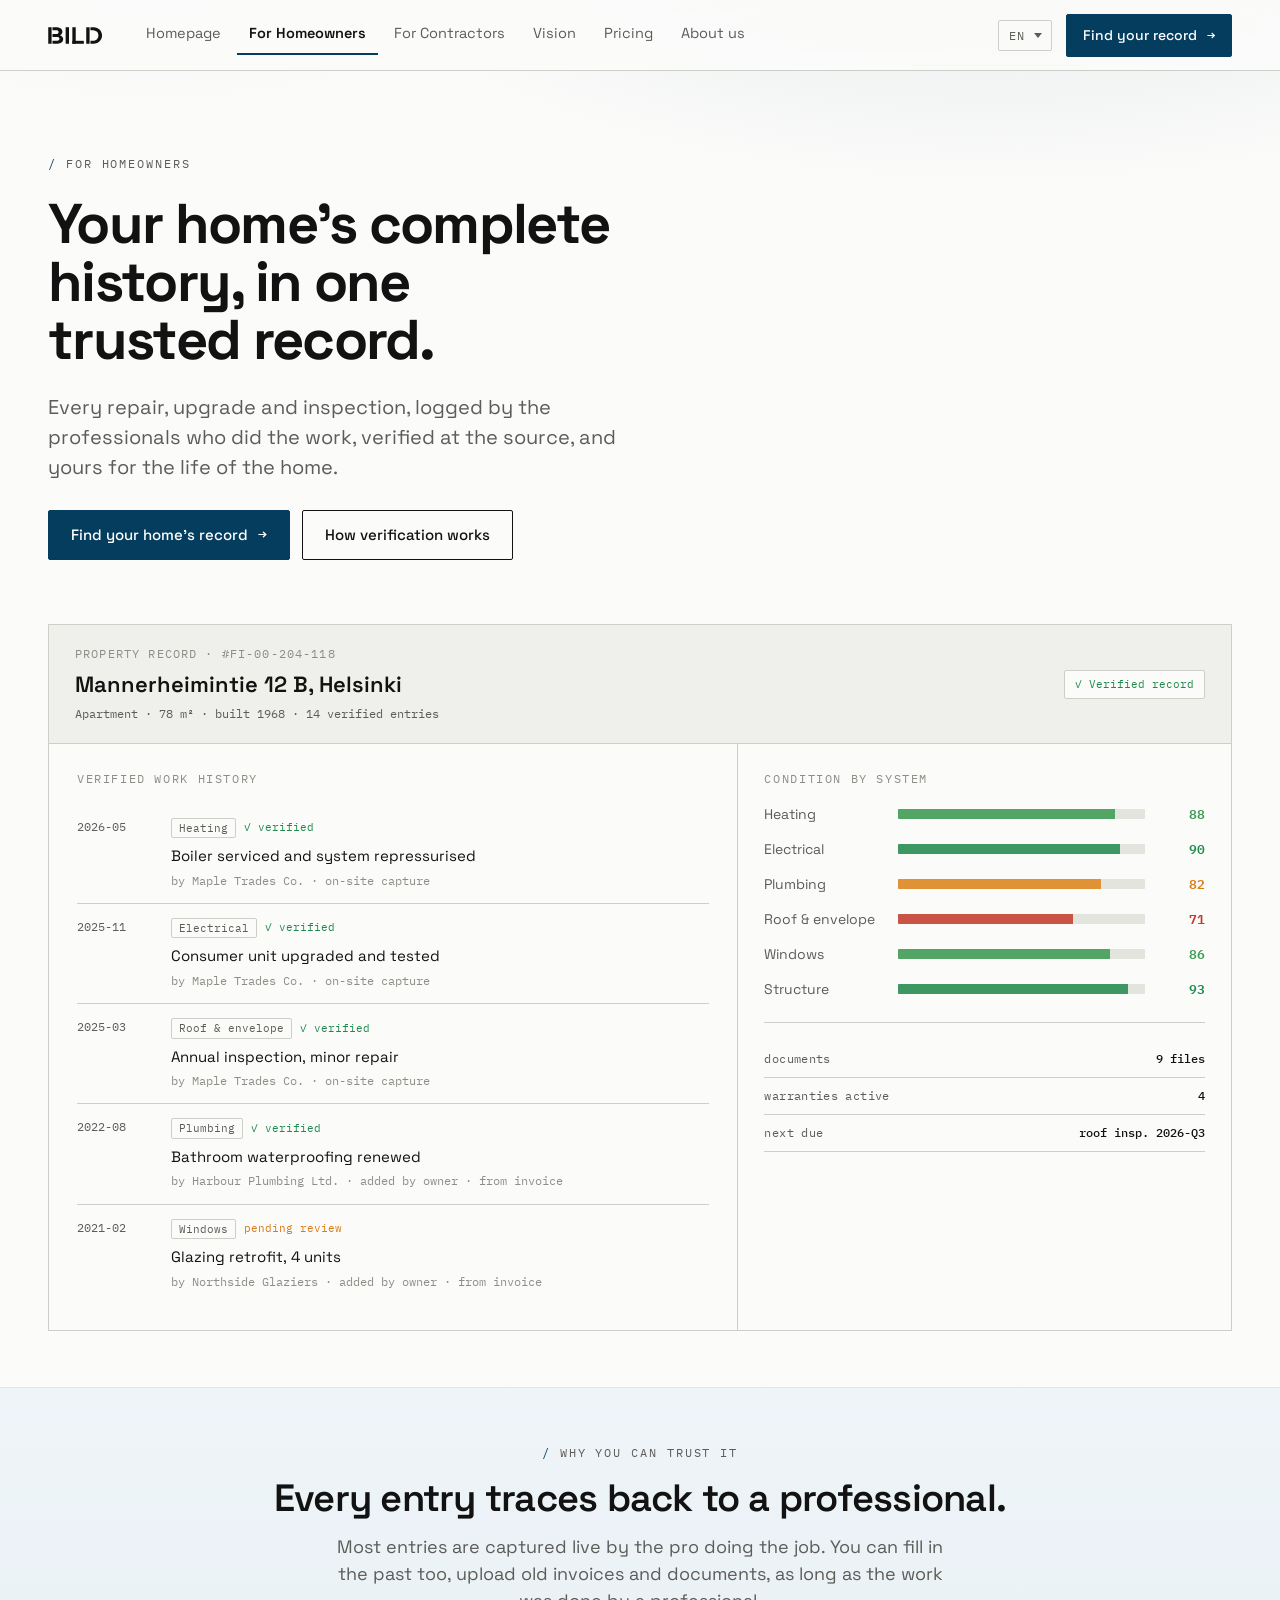
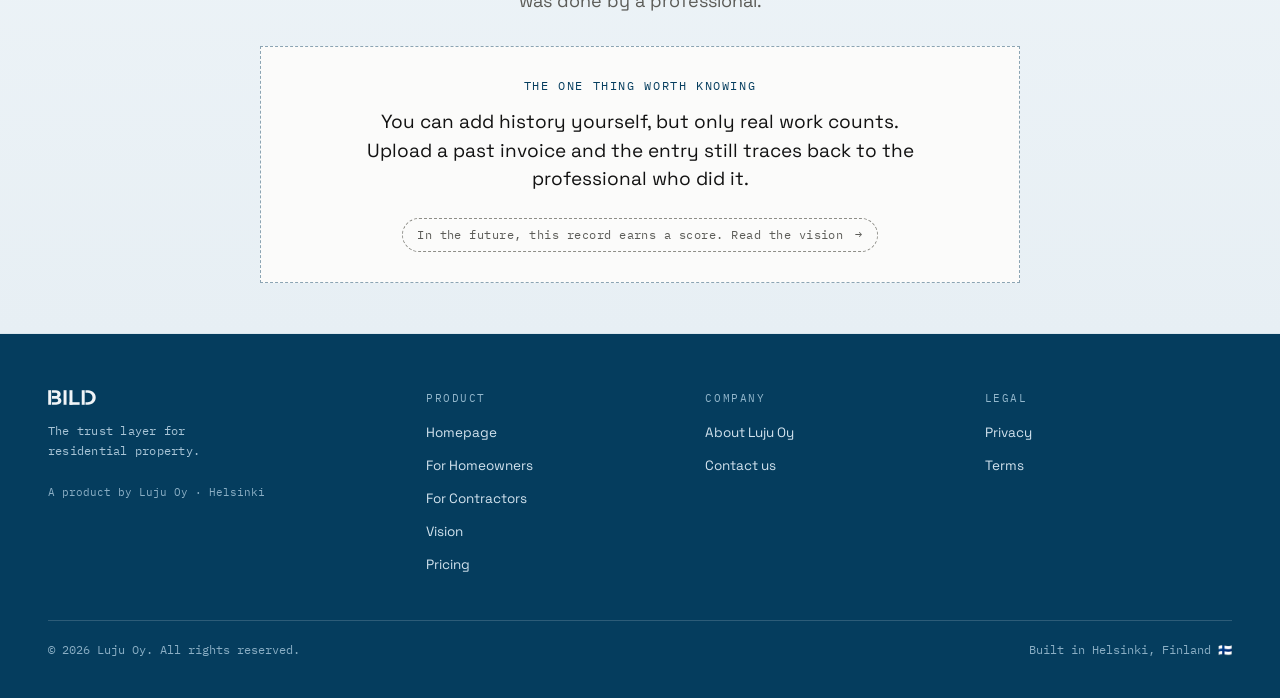
<file: homeowners.html>
<!DOCTYPE html>
<html lang="en">
<head>
<meta charset="utf-8">
<meta name="viewport" content="width=device-width, initial-scale=1">
<title>BILD for Homeowners · Your home's complete history, in one trusted record</title>
<meta name="description" content="Every repair, upgrade and inspection, logged by the professionals who did the work, verified at the source, and yours for the life of the home.">
<link rel="icon" type="image/svg+xml" href="assets/favicon.svg">
<link rel="preconnect" href="https://fonts.googleapis.com">
<link rel="preconnect" href="https://fonts.gstatic.com" crossorigin>
<link href="https://fonts.googleapis.com/css2?family=Space+Grotesk:wght@400;500;600;700&family=IBM+Plex+Mono:wght@400;500&display=swap" rel="stylesheet">
<link rel="stylesheet" href="assets/styles.css">
</head>
<body>

<header class="site-header">
  <div class="bar">
    <a class="logo" href="index.html" aria-label="BILD homepage"><svg xmlns="http://www.w3.org/2000/svg" viewBox="345 335 1130 354" fill="currentColor" class="wordmark" aria-hidden="true"> <path d="M 315.07,255.192 H 262.631 V 513.248 H 315.07 Z" transform="matrix(1.3333333,0,0,-1.3333333,0,1024)"/> <path d="m 586.926,255.228 h -52.439 v 258.056 h 52.439 z" transform="matrix(1.3333333,0,0,-1.3333333,0,1024)"/> <path d="m 691.804,255.228 h -52.439 v 258.056 h 52.439 z" transform="matrix(1.3333333,0,0,-1.3333333,0,1024)"/> <path d="m 908.461,254.8 h -52.439 v 258.056 h 52.439 z" transform="matrix(1.3333333,0,0,-1.3333333,0,1024)"/> <path d="M 639.365,300.887 H 818.762 V 254.8 H 639.365 Z" transform="matrix(1.3333333,0,0,-1.3333333,0,1024)"/> <path d="m 0,0 c 41.799,-1.822 96.997,7.899 131.575,-21.17 31.299,-26.312 31.067,-78.378 -4.393,-99.37 l -10.57,-7.165 c 24.968,-4.421 41.231,-17.746 48.168,-43.816 7.446,-27.982 -4.703,-55.591 -29.113,-70.21 C 96.467,-265.208 43.718,-255.904 0,-257.966 v 46.519 h 74.052 c 21.191,0 40.431,15.465 34.573,37.935 -4.271,16.385 -22.167,21.111 -37.121,22.107 -23.245,1.548 -48.096,-1.137 -71.504,0.009 v 46.518 h 69.82 c 1.77,0 9.485,2.776 11.459,3.773 18.892,9.544 20.326,41.726 -0.045,50.769 -2.41,1.071 -10.881,3.818 -13.106,3.818 l -68.128,0 z" transform="matrix(1.3333333,0,0,-1.3333333,438.49253,339.69227)"/> <path d="m 0,0 c 45.483,1.34 91.315,-0.452 129.751,-27.222 68.363,-47.612 68.416,-155.237 0.522,-203.197 C 92.261,-257.271 45.001,-258.868 0,-257.966 v 46.519 c 32.879,-0.333 65.573,-2.473 93.36,17.918 39.165,28.741 40.784,95.069 3.975,126.299 C 69.526,-43.636 34.327,-46.117 0,-46.518 Z" transform="matrix(1.3333333,0,0,-1.3333333,1229.6815,340.34613)"/> </svg></a>
    <nav class="site-nav" aria-label="Main">
      <a href="index.html">Homepage</a>
      <a href="homeowners.html" aria-current="page">For Homeowners</a>
      <a href="contractors.html">For Contractors</a>
      <a href="vision.html">Vision</a>
      <a href="pricing.html">Pricing</a>
      <a href="about.html">About us</a>
    </nav>
    <div class="header-actions">
      <select class="lang-select" aria-label="Language">
        <option value="EN">EN</option>
        <option value="FI">FI</option>
        <option value="SV">SV</option>
      </select>
      <a class="btn accent" href="https://app.luju.fi">Find your record <span class="arr">→</span></a>
      <button class="menu-toggle" aria-expanded="false" aria-label="Menu">MENU</button>
    </div>
  </div>
</header>

<main>
  <!-- HERO -->
  <section class="hero bar" style="padding-bottom:48px">
    <div class="max" style="max-width:760px">
      <div class="eyebrow"><span class="dot">/ </span>For homeowners</div>
      <h1 class="h-hero">Your home's complete history, in one trusted record.</h1>
      <p class="lede" style="max-width:600px">Every repair, upgrade and inspection, logged by the professionals who did the work, verified at the source, and yours for the life of the home.</p>
      <div class="hero-ctas" style="margin-top:28px">
        <a class="btn accent" href="https://app.luju.fi">Find your home's record <span class="arr">→</span></a>
        <a class="btn ghost" href="#trust">How verification works</a>
      </div>
    </div>
  </section>

  <!-- THE RECORD -->
  <section class="bar" id="record" style="padding-top:16px;padding-bottom:56px">
    <div class="record reveal">
      <div class="record-head">
        <div>
          <div class="id">PROPERTY RECORD · #FI-00-204-118</div>
          <div class="addr">Mannerheimintie 12 B, Helsinki</div>
          <div class="meta">Apartment · 78 m² · built 1968 · 14 verified entries</div>
        </div>
        <span class="vbadge-lg">✓ Verified record</span>
      </div>
      <div class="record-body">
        <div class="record-timeline">
          <div class="side-label">Verified work history</div>
          <div class="entry">
            <div class="date">2026-05</div>
            <div>
              <div class="tags"><span class="sys">Heating</span><span class="ver">✓ verified</span></div>
              <div class="desc">Boiler serviced and system repressurised</div>
              <div class="who"><span>by</span> Maple Trades Co. · <span>on-site capture</span></div>
            </div>
          </div>
          <div class="entry">
            <div class="date">2025-11</div>
            <div>
              <div class="tags"><span class="sys">Electrical</span><span class="ver">✓ verified</span></div>
              <div class="desc">Consumer unit upgraded and tested</div>
              <div class="who"><span>by</span> Maple Trades Co. · <span>on-site capture</span></div>
            </div>
          </div>
          <div class="entry">
            <div class="date">2025-03</div>
            <div>
              <div class="tags"><span class="sys">Roof &amp; envelope</span><span class="ver">✓ verified</span></div>
              <div class="desc">Annual inspection, minor repair</div>
              <div class="who"><span>by</span> Maple Trades Co. · <span>on-site capture</span></div>
            </div>
          </div>
          <div class="entry">
            <div class="date">2022-08</div>
            <div>
              <div class="tags"><span class="sys">Plumbing</span><span class="ver">✓ verified</span></div>
              <div class="desc">Bathroom waterproofing renewed</div>
              <div class="who"><span>by</span> Harbour Plumbing Ltd. · <span>added by owner · from invoice</span></div>
            </div>
          </div>
          <div class="entry">
            <div class="date">2021-02</div>
            <div>
              <div class="tags"><span class="sys">Windows</span><span class="pend">pending review</span></div>
              <div class="desc">Glazing retrofit, 4 units</div>
              <div class="who"><span>by</span> Northside Glaziers · <span>added by owner · from invoice</span></div>
            </div>
          </div>
        </div>
        <div class="record-side">
          <div class="side-label">Condition by system</div>
          <div class="bars">
            <div class="row fine"><span class="name">Heating</span><div class="track"><div class="fill" data-val="88"></div></div><span class="val">88</span></div>
            <div class="row good"><span class="name">Electrical</span><div class="track"><div class="fill" data-val="90"></div></div><span class="val">90</span></div>
            <div class="row mid"><span class="name">Plumbing</span><div class="track"><div class="fill" data-val="82"></div></div><span class="val">82</span></div>
            <div class="row bad"><span class="name">Roof &amp; envelope</span><div class="track"><div class="fill" data-val="71"></div></div><span class="val">71</span></div>
            <div class="row fine"><span class="name">Windows</span><div class="track"><div class="fill" data-val="86"></div></div><span class="val">86</span></div>
            <div class="row good"><span class="name">Structure</span><div class="track"><div class="fill" data-val="93"></div></div><span class="val">93</span></div>
          </div>
          <div class="side-kvs">
            <div class="kv"><span class="k">documents</span><span class="v">9 files</span></div>
            <div class="kv"><span class="k">warranties active</span><span class="v">4</span></div>
            <div class="kv"><span class="k">next due</span><span class="v">roof insp. 2026-Q3</span></div>
          </div>
        </div>
      </div>
    </div>
  </section>

  <!-- WHY IT'S TRUSTWORTHY -->
  <section class="band-tint" id="trust">
    <div class="bar section" style="padding-bottom:50px">
    <div class="section-head center reveal">
      <div class="eyebrow"><span class="dot">/ </span>Why you can trust it</div>
      <h2>Every entry traces back to a professional.</h2>
      <p class="intro">Most entries are captured live by the pro doing the job. You can fill in the past too, upload old invoices and documents, as long as the work was done by a professional.</p>
    </div>
    <div class="callout reveal">
      <div class="k">The one thing worth knowing</div>
      <p>You can add history yourself, but only real work counts. Upload a past invoice and the entry still traces back to the professional who did it.</p>
      <a class="gate-pill" href="vision.html">In the future, this record earns a score. Read the vision <span class="arr">→</span></a>
    </div>
    </div>
  </section>

</main>

<footer class="site-footer">
  <div class="bar">
    <div class="footer-grid">
      <div>
        <a class="logo footer-logo" href="index.html" aria-label="BILD homepage"><svg xmlns="http://www.w3.org/2000/svg" viewBox="345 335 1130 354" fill="currentColor" class="wordmark" aria-hidden="true"> <path d="M 315.07,255.192 H 262.631 V 513.248 H 315.07 Z" transform="matrix(1.3333333,0,0,-1.3333333,0,1024)"/> <path d="m 586.926,255.228 h -52.439 v 258.056 h 52.439 z" transform="matrix(1.3333333,0,0,-1.3333333,0,1024)"/> <path d="m 691.804,255.228 h -52.439 v 258.056 h 52.439 z" transform="matrix(1.3333333,0,0,-1.3333333,0,1024)"/> <path d="m 908.461,254.8 h -52.439 v 258.056 h 52.439 z" transform="matrix(1.3333333,0,0,-1.3333333,0,1024)"/> <path d="M 639.365,300.887 H 818.762 V 254.8 H 639.365 Z" transform="matrix(1.3333333,0,0,-1.3333333,0,1024)"/> <path d="m 0,0 c 41.799,-1.822 96.997,7.899 131.575,-21.17 31.299,-26.312 31.067,-78.378 -4.393,-99.37 l -10.57,-7.165 c 24.968,-4.421 41.231,-17.746 48.168,-43.816 7.446,-27.982 -4.703,-55.591 -29.113,-70.21 C 96.467,-265.208 43.718,-255.904 0,-257.966 v 46.519 h 74.052 c 21.191,0 40.431,15.465 34.573,37.935 -4.271,16.385 -22.167,21.111 -37.121,22.107 -23.245,1.548 -48.096,-1.137 -71.504,0.009 v 46.518 h 69.82 c 1.77,0 9.485,2.776 11.459,3.773 18.892,9.544 20.326,41.726 -0.045,50.769 -2.41,1.071 -10.881,3.818 -13.106,3.818 l -68.128,0 z" transform="matrix(1.3333333,0,0,-1.3333333,438.49253,339.69227)"/> <path d="m 0,0 c 45.483,1.34 91.315,-0.452 129.751,-27.222 68.363,-47.612 68.416,-155.237 0.522,-203.197 C 92.261,-257.271 45.001,-258.868 0,-257.966 v 46.519 c 32.879,-0.333 65.573,-2.473 93.36,17.918 39.165,28.741 40.784,95.069 3.975,126.299 C 69.526,-43.636 34.327,-46.117 0,-46.518 Z" transform="matrix(1.3333333,0,0,-1.3333333,1229.6815,340.34613)"/> </svg></a>
        <p class="tagline">The trust layer for<br>residential property.</p>
        <p class="byline">A product by Luju Oy · Helsinki</p>
      </div>
      <div>
        <div class="col-h">Product</div>
        <ul>
          <li><a href="index.html">Homepage</a></li>
          <li><a href="homeowners.html">For Homeowners</a></li>
          <li><a href="contractors.html">For Contractors</a></li>
          <li><a href="vision.html">Vision</a></li>
          <li><a href="pricing.html">Pricing</a></li>
        </ul>
      </div>
      <div>
        <div class="col-h">Company</div>
        <ul>
          <li><a href="about.html">About Luju Oy</a></li>
          <li><a href="contact.html">Contact us</a></li>
        </ul>
      </div>
      <div>
        <div class="col-h">Legal</div>
        <ul>
          <li><a href="privacy.html">Privacy</a></li>
          <li><a href="terms.html">Terms</a></li>
        </ul>
      </div>
    </div>
    <div class="footer-bottom">
      <span>© 2026 Luju Oy. All rights reserved.</span>
      <span>Built in Helsinki, Finland 🇫🇮</span>
    </div>
  </div>
</footer>

<script src="assets/i18n.js"></script>
<script src="assets/main.js"></script>
</body>
</html>
</file>
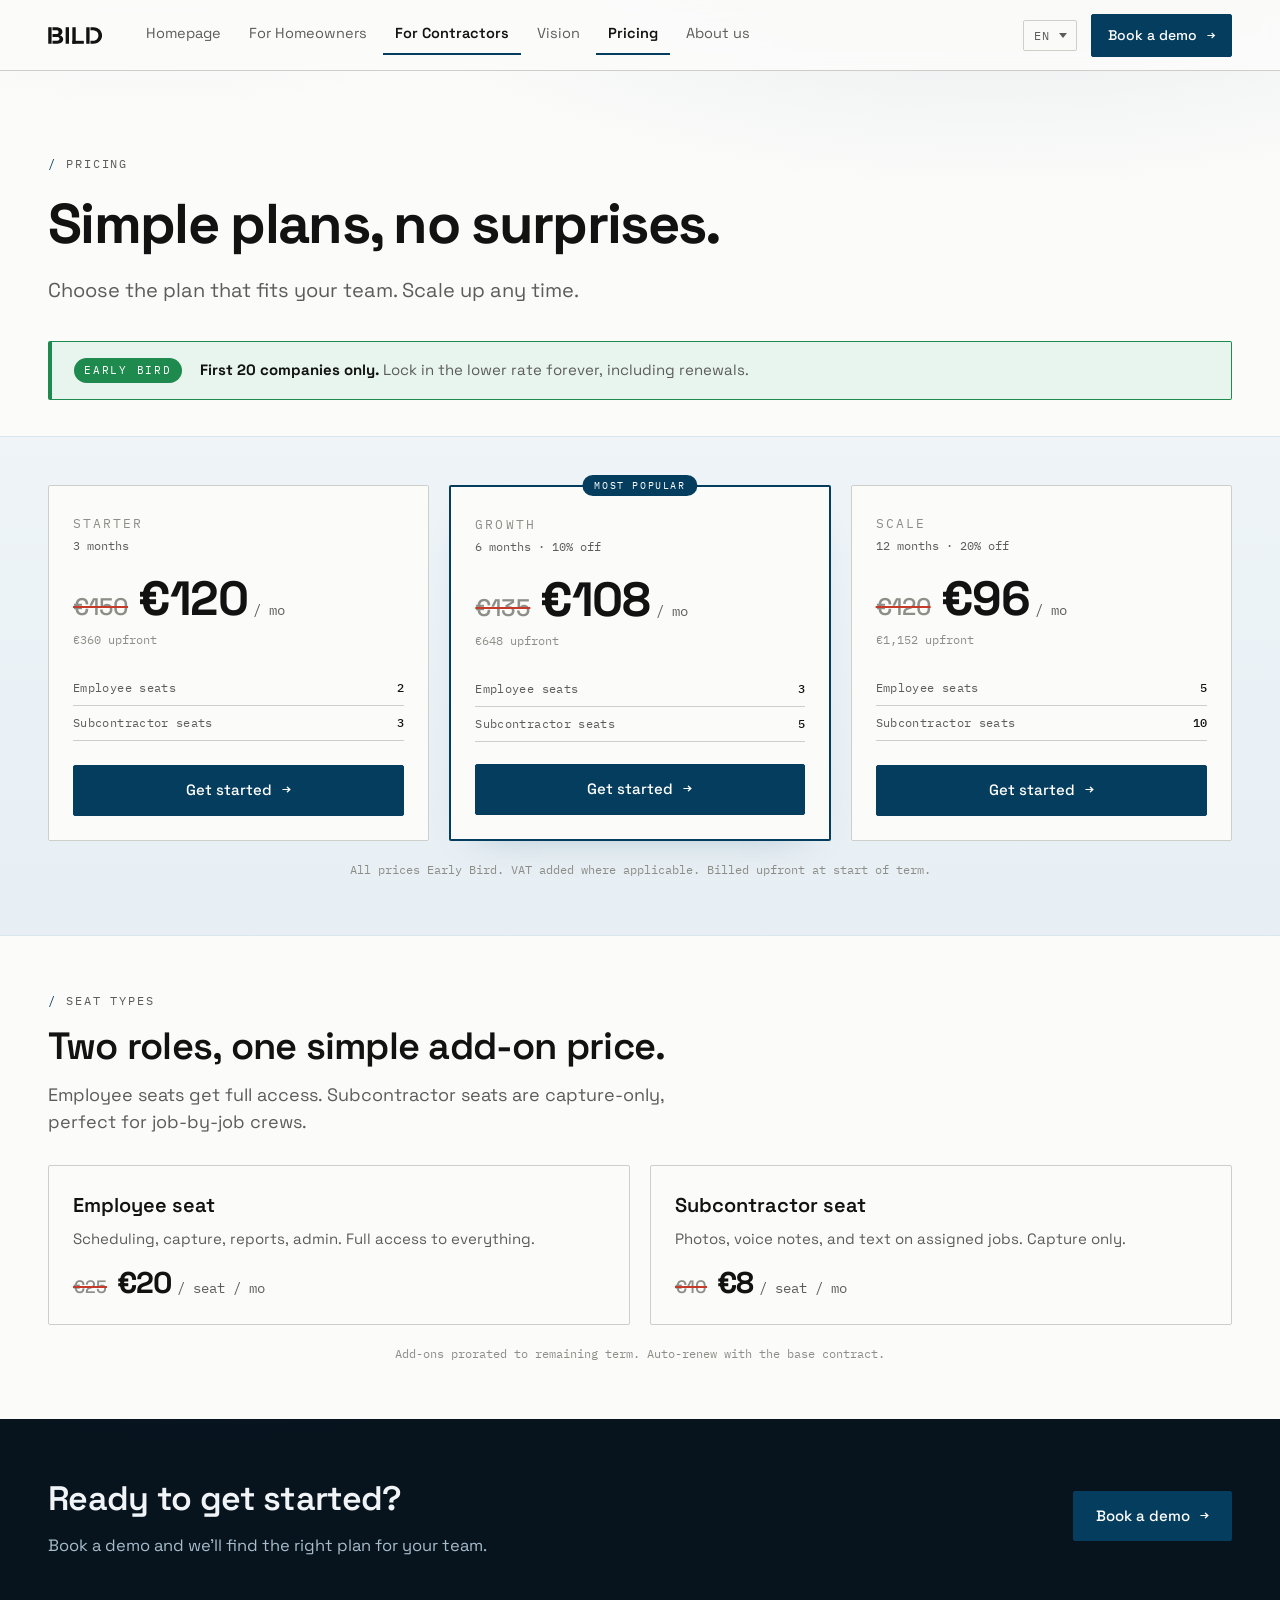
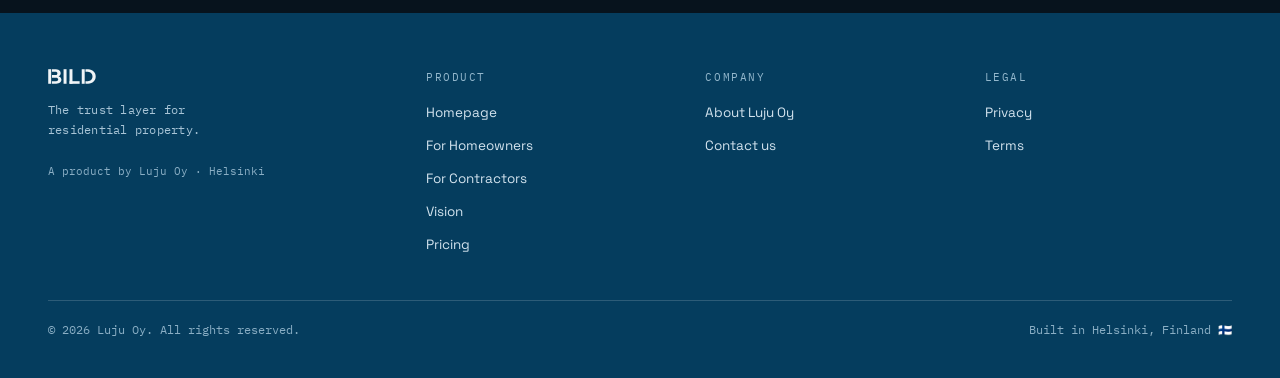
<file: pricing.html>
<!DOCTYPE html>
<html lang="en">
<head>
<meta charset="utf-8">
<meta name="viewport" content="width=device-width, initial-scale=1">
<title>BILD Pricing · Simple plans for contractor teams</title>
<meta name="description" content="Flat monthly rate per company. Starter, Growth and Scale plans with Early Bird pricing for the first 20 companies.">
<link rel="icon" type="image/svg+xml" href="assets/favicon.svg">
<link rel="preconnect" href="https://fonts.googleapis.com">
<link rel="preconnect" href="https://fonts.gstatic.com" crossorigin>
<link href="https://fonts.googleapis.com/css2?family=Space+Grotesk:wght@400;500;600;700&family=IBM+Plex+Mono:wght@400;500&display=swap" rel="stylesheet">
<link rel="stylesheet" href="assets/styles.css">
</head>
<body>

<header class="site-header">
  <div class="bar">
    <a class="logo" href="index.html" aria-label="BILD homepage"><svg xmlns="http://www.w3.org/2000/svg" viewBox="345 335 1130 354" fill="currentColor" class="wordmark" aria-hidden="true"> <path d="M 315.07,255.192 H 262.631 V 513.248 H 315.07 Z" transform="matrix(1.3333333,0,0,-1.3333333,0,1024)"/> <path d="m 586.926,255.228 h -52.439 v 258.056 h 52.439 z" transform="matrix(1.3333333,0,0,-1.3333333,0,1024)"/> <path d="m 691.804,255.228 h -52.439 v 258.056 h 52.439 z" transform="matrix(1.3333333,0,0,-1.3333333,0,1024)"/> <path d="m 908.461,254.8 h -52.439 v 258.056 h 52.439 z" transform="matrix(1.3333333,0,0,-1.3333333,0,1024)"/> <path d="M 639.365,300.887 H 818.762 V 254.8 H 639.365 Z" transform="matrix(1.3333333,0,0,-1.3333333,0,1024)"/> <path d="m 0,0 c 41.799,-1.822 96.997,7.899 131.575,-21.17 31.299,-26.312 31.067,-78.378 -4.393,-99.37 l -10.57,-7.165 c 24.968,-4.421 41.231,-17.746 48.168,-43.816 7.446,-27.982 -4.703,-55.591 -29.113,-70.21 C 96.467,-265.208 43.718,-255.904 0,-257.966 v 46.519 h 74.052 c 21.191,0 40.431,15.465 34.573,37.935 -4.271,16.385 -22.167,21.111 -37.121,22.107 -23.245,1.548 -48.096,-1.137 -71.504,0.009 v 46.518 h 69.82 c 1.77,0 9.485,2.776 11.459,3.773 18.892,9.544 20.326,41.726 -0.045,50.769 -2.41,1.071 -10.881,3.818 -13.106,3.818 l -68.128,0 z" transform="matrix(1.3333333,0,0,-1.3333333,438.49253,339.69227)"/> <path d="m 0,0 c 45.483,1.34 91.315,-0.452 129.751,-27.222 68.363,-47.612 68.416,-155.237 0.522,-203.197 C 92.261,-257.271 45.001,-258.868 0,-257.966 v 46.519 c 32.879,-0.333 65.573,-2.473 93.36,17.918 39.165,28.741 40.784,95.069 3.975,126.299 C 69.526,-43.636 34.327,-46.117 0,-46.518 Z" transform="matrix(1.3333333,0,0,-1.3333333,1229.6815,340.34613)"/> </svg></a>
    <nav class="site-nav" aria-label="Main">
      <a href="index.html">Homepage</a>
      <a href="homeowners.html">For Homeowners</a>
      <a href="contractors.html" aria-current="page">For Contractors</a>
      <a href="vision.html">Vision</a>
      <a href="pricing.html" aria-current="page">Pricing</a>
      <a href="about.html">About us</a>
    </nav>
    <div class="header-actions">
      <select class="lang-select" aria-label="Language">
        <option value="EN">EN</option>
        <option value="FI">FI</option>
        <option value="SV">SV</option>
      </select>
      <a class="btn accent" href="mailto:hello@luju.fi?subject=Demo%20request%20from%20bild.fi">Book a demo <span class="arr">→</span></a>
      <button class="menu-toggle" aria-expanded="false" aria-label="Menu">MENU</button>
    </div>
  </div>
</header>

<main>
  <!-- HERO -->
  <section class="hero bar" style="padding-bottom:36px">
    <div class="max" style="max-width:820px">
      <div class="eyebrow"><span class="dot">/ </span>Pricing</div>
      <h1 class="h-hero">Simple plans, no surprises.</h1>
      <p class="lede" style="max-width:640px">Choose the plan that fits your team. Scale up any time.</p>
    </div>
  </section>

  <!-- EARLY BIRD BANNER -->
  <section class="bar" style="padding-bottom:36px">
    <div class="eb-banner reveal">
      <div class="eb-badge mono">EARLY BIRD</div>
      <div class="eb-body">
        <strong>First 20 companies only.</strong> Lock in the lower rate forever, including renewals.
      </div>
    </div>
  </section>

  <!-- PLAN CARDS -->
  <section class="band-tint">
    <div class="bar" style="padding-top:48px;padding-bottom:56px">
      <div class="plan-grid reveal">

        <div class="plan-card">
          <div class="plan-label mono">STARTER</div>
          <div class="plan-term mono">3 months</div>
          <div class="plan-price">
            <span class="plan-old">€150</span>
            <span class="plan-amount">€120</span>
            <span class="plan-per mono">/ mo</span>
          </div>
          <div class="plan-total mono">€360 upfront</div>
          <div class="plan-seats">
            <div class="kv"><span class="k">Employee seats</span><span class="v">2</span></div>
            <div class="kv"><span class="k">Subcontractor seats</span><span class="v">3</span></div>
          </div>
          <a class="btn accent" href="mailto:hello@luju.fi?subject=Demo%20request%20from%20bild.fi" style="width:100%;justify-content:center">Get started <span class="arr">→</span></a>
                  </div>

        <div class="plan-card featured">
          <div class="plan-pop mono">MOST POPULAR</div>
          <div class="plan-label mono">GROWTH</div>
          <div class="plan-term mono">6 months · 10% off</div>
          <div class="plan-price">
            <span class="plan-old">€135</span>
            <span class="plan-amount">€108</span>
            <span class="plan-per mono">/ mo</span>
          </div>
          <div class="plan-total mono">€648 upfront</div>
          <div class="plan-seats">
            <div class="kv"><span class="k">Employee seats</span><span class="v">3</span></div>
            <div class="kv"><span class="k">Subcontractor seats</span><span class="v">5</span></div>
          </div>
          <a class="btn accent" href="mailto:hello@luju.fi?subject=Demo%20request%20from%20bild.fi" style="width:100%;justify-content:center">Get started <span class="arr">→</span></a>
                  </div>

        <div class="plan-card">
          <div class="plan-label mono">SCALE</div>
          <div class="plan-term mono">12 months · 20% off</div>
          <div class="plan-price">
            <span class="plan-old">€120</span>
            <span class="plan-amount">€96</span>
            <span class="plan-per mono">/ mo</span>
          </div>
          <div class="plan-total mono">€1,152 upfront</div>
          <div class="plan-seats">
            <div class="kv"><span class="k">Employee seats</span><span class="v">5</span></div>
            <div class="kv"><span class="k">Subcontractor seats</span><span class="v">10</span></div>
          </div>
          <a class="btn accent" href="mailto:hello@luju.fi?subject=Demo%20request%20from%20bild.fi" style="width:100%;justify-content:center">Get started <span class="arr">→</span></a>
                  </div>

      </div>
      <p class="plan-note reveal mono">All prices Early Bird. VAT added where applicable. Billed upfront at start of term.</p>
    </div>
  </section>

  <!-- SEAT TYPES -->
  <section class="bar section">
    <div class="section-head reveal">
      <div class="eyebrow"><span class="dot">/ </span>Seat types</div>
      <h2>Two roles, one simple add-on price.</h2>
      <p class="intro">Employee seats get full access. Subcontractor seats are capture-only, perfect for job-by-job crews.</p>
    </div>
    <div class="seat-grid reveal" style="margin-top:30px">
      <div class="seat-card">
        <h3>Employee seat</h3>
        <p>Scheduling, capture, reports, admin. Full access to everything.</p>
        <div class="seat-price">
          <span class="plan-old" style="font-size:18px">€25</span>
          <span class="plan-amount" style="font-size:30px">€20</span>
          <span class="plan-per mono">/ seat / mo</span>
        </div>
      </div>
      <div class="seat-card">
        <h3>Subcontractor seat</h3>
        <p>Photos, voice notes, and text on assigned jobs. Capture only.</p>
        <div class="seat-price">
          <span class="plan-old" style="font-size:18px">€10</span>
          <span class="plan-amount" style="font-size:30px">€8</span>
          <span class="plan-per mono">/ seat / mo</span>
        </div>
      </div>
    </div>
    <p class="plan-note reveal mono" style="margin-top:20px">Add-ons prorated to remaining term. Auto-renew with the base contract.</p>
  </section>


  <!-- CTA -->
  <section class="band-dark">
    <div class="bar band-row">
      <div>
        <h2>Ready to get started?</h2>
        <p class="sub" style="font-size:16.5px">Book a demo and we'll find the right plan for your team.</p>
      </div>
      <a class="btn accent" href="mailto:hello@luju.fi?subject=Demo%20request%20from%20bild.fi">Book a demo <span class="arr">→</span></a>
    </div>
  </section>
</main>

<footer class="site-footer">
  <div class="bar">
    <div class="footer-grid">
      <div>
        <a class="logo footer-logo" href="index.html" aria-label="BILD homepage"><svg xmlns="http://www.w3.org/2000/svg" viewBox="345 335 1130 354" fill="currentColor" class="wordmark" aria-hidden="true"> <path d="M 315.07,255.192 H 262.631 V 513.248 H 315.07 Z" transform="matrix(1.3333333,0,0,-1.3333333,0,1024)"/> <path d="m 586.926,255.228 h -52.439 v 258.056 h 52.439 z" transform="matrix(1.3333333,0,0,-1.3333333,0,1024)"/> <path d="m 691.804,255.228 h -52.439 v 258.056 h 52.439 z" transform="matrix(1.3333333,0,0,-1.3333333,0,1024)"/> <path d="m 908.461,254.8 h -52.439 v 258.056 h 52.439 z" transform="matrix(1.3333333,0,0,-1.3333333,0,1024)"/> <path d="M 639.365,300.887 H 818.762 V 254.8 H 639.365 Z" transform="matrix(1.3333333,0,0,-1.3333333,0,1024)"/> <path d="m 0,0 c 41.799,-1.822 96.997,7.899 131.575,-21.17 31.299,-26.312 31.067,-78.378 -4.393,-99.37 l -10.57,-7.165 c 24.968,-4.421 41.231,-17.746 48.168,-43.816 7.446,-27.982 -4.703,-55.591 -29.113,-70.21 C 96.467,-265.208 43.718,-255.904 0,-257.966 v 46.519 h 74.052 c 21.191,0 40.431,15.465 34.573,37.935 -4.271,16.385 -22.167,21.111 -37.121,22.107 -23.245,1.548 -48.096,-1.137 -71.504,0.009 v 46.518 h 69.82 c 1.77,0 9.485,2.776 11.459,3.773 18.892,9.544 20.326,41.726 -0.045,50.769 -2.41,1.071 -10.881,3.818 -13.106,3.818 l -68.128,0 z" transform="matrix(1.3333333,0,0,-1.3333333,438.49253,339.69227)"/> <path d="m 0,0 c 45.483,1.34 91.315,-0.452 129.751,-27.222 68.363,-47.612 68.416,-155.237 0.522,-203.197 C 92.261,-257.271 45.001,-258.868 0,-257.966 v 46.519 c 32.879,-0.333 65.573,-2.473 93.36,17.918 39.165,28.741 40.784,95.069 3.975,126.299 C 69.526,-43.636 34.327,-46.117 0,-46.518 Z" transform="matrix(1.3333333,0,0,-1.3333333,1229.6815,340.34613)"/> </svg></a>
        <p class="tagline">The trust layer for<br>residential property.</p>
        <p class="byline">A product by Luju Oy · Helsinki</p>
      </div>
      <div>
        <div class="col-h">Product</div>
        <ul>
          <li><a href="index.html">Homepage</a></li>
          <li><a href="homeowners.html">For Homeowners</a></li>
          <li><a href="contractors.html">For Contractors</a></li>
          <li><a href="vision.html">Vision</a></li>
          <li><a href="pricing.html">Pricing</a></li>
        </ul>
      </div>
      <div>
        <div class="col-h">Company</div>
        <ul>
          <li><a href="about.html">About Luju Oy</a></li>
          <li><a href="contact.html">Contact us</a></li>
        </ul>
      </div>
      <div>
        <div class="col-h">Legal</div>
        <ul>
          <li><a href="privacy.html">Privacy</a></li>
          <li><a href="terms.html">Terms</a></li>
        </ul>
      </div>
    </div>
    <div class="footer-bottom">
      <span>© 2026 Luju Oy. All rights reserved.</span>
      <span>Built in Helsinki, Finland 🇫🇮</span>
    </div>
  </div>
</footer>

<script src="assets/i18n.js"></script>
<script src="assets/main.js"></script>
</body>
</html>
</file>
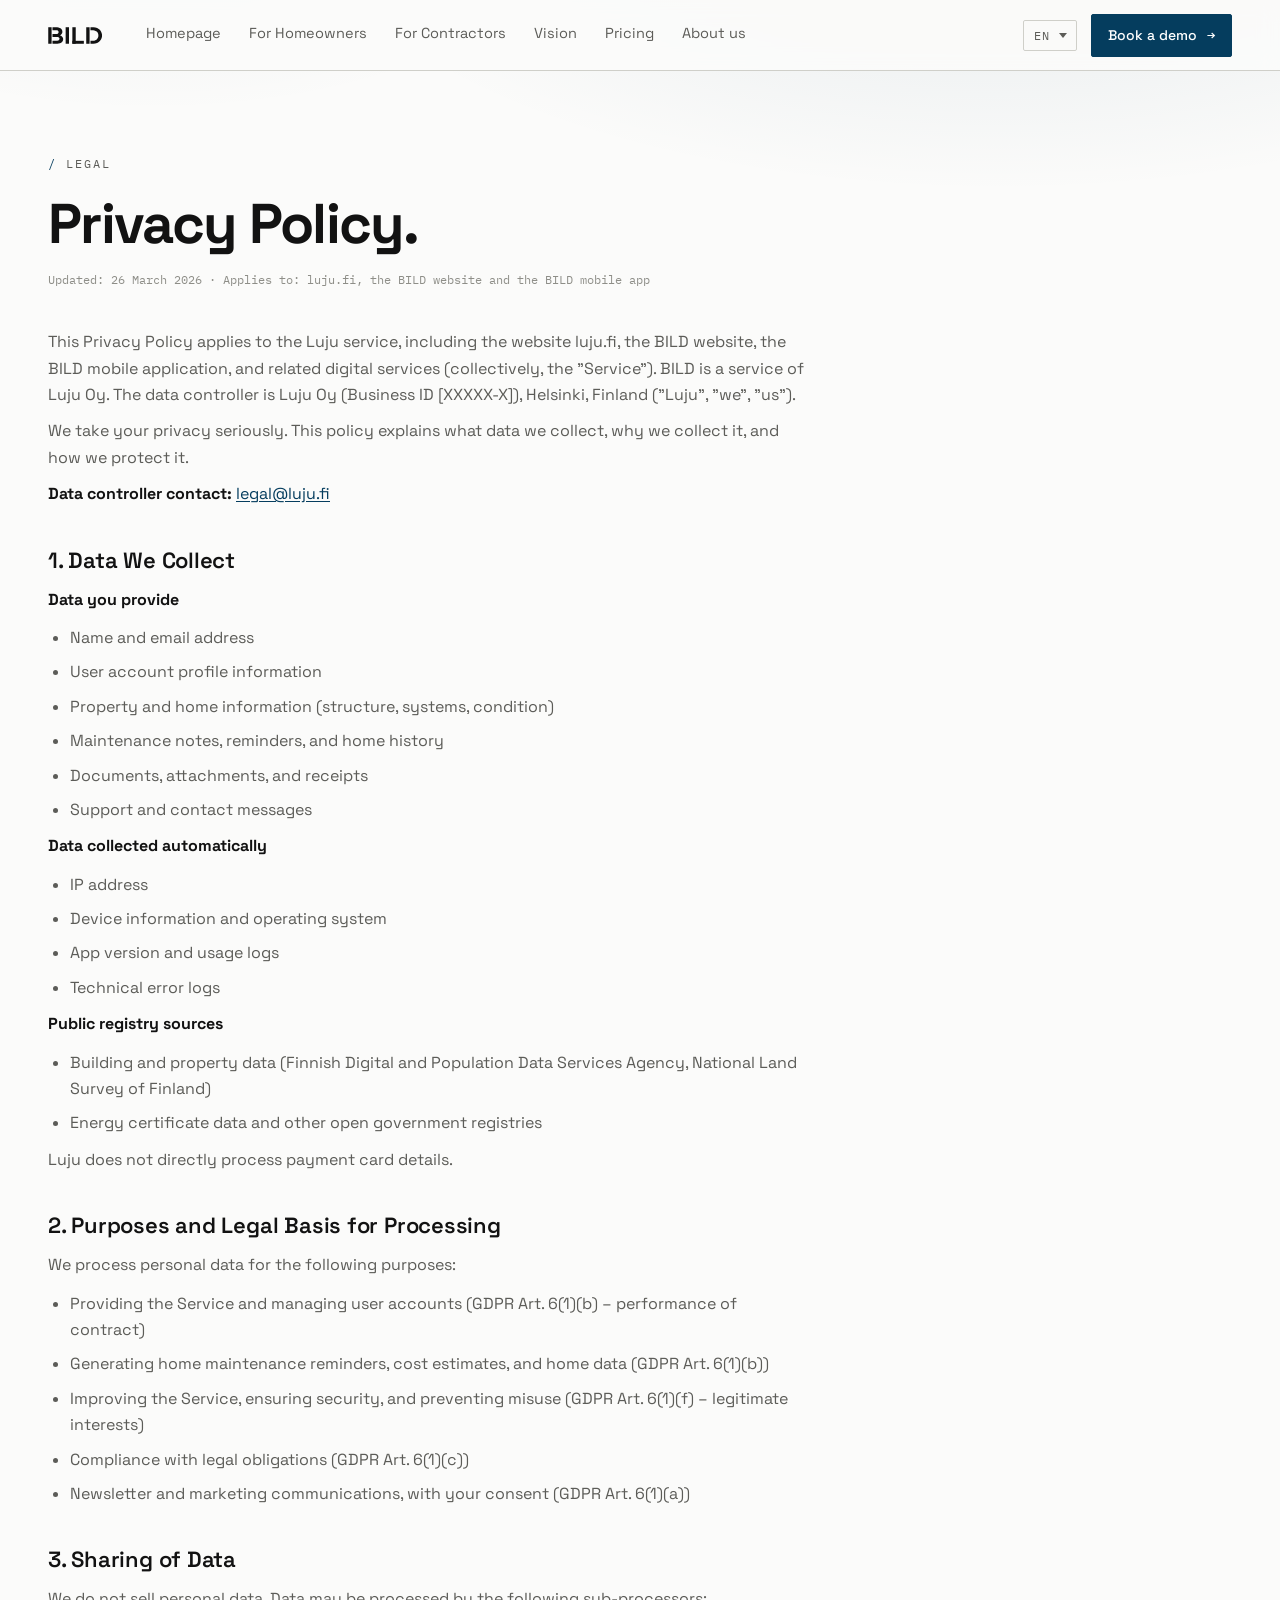
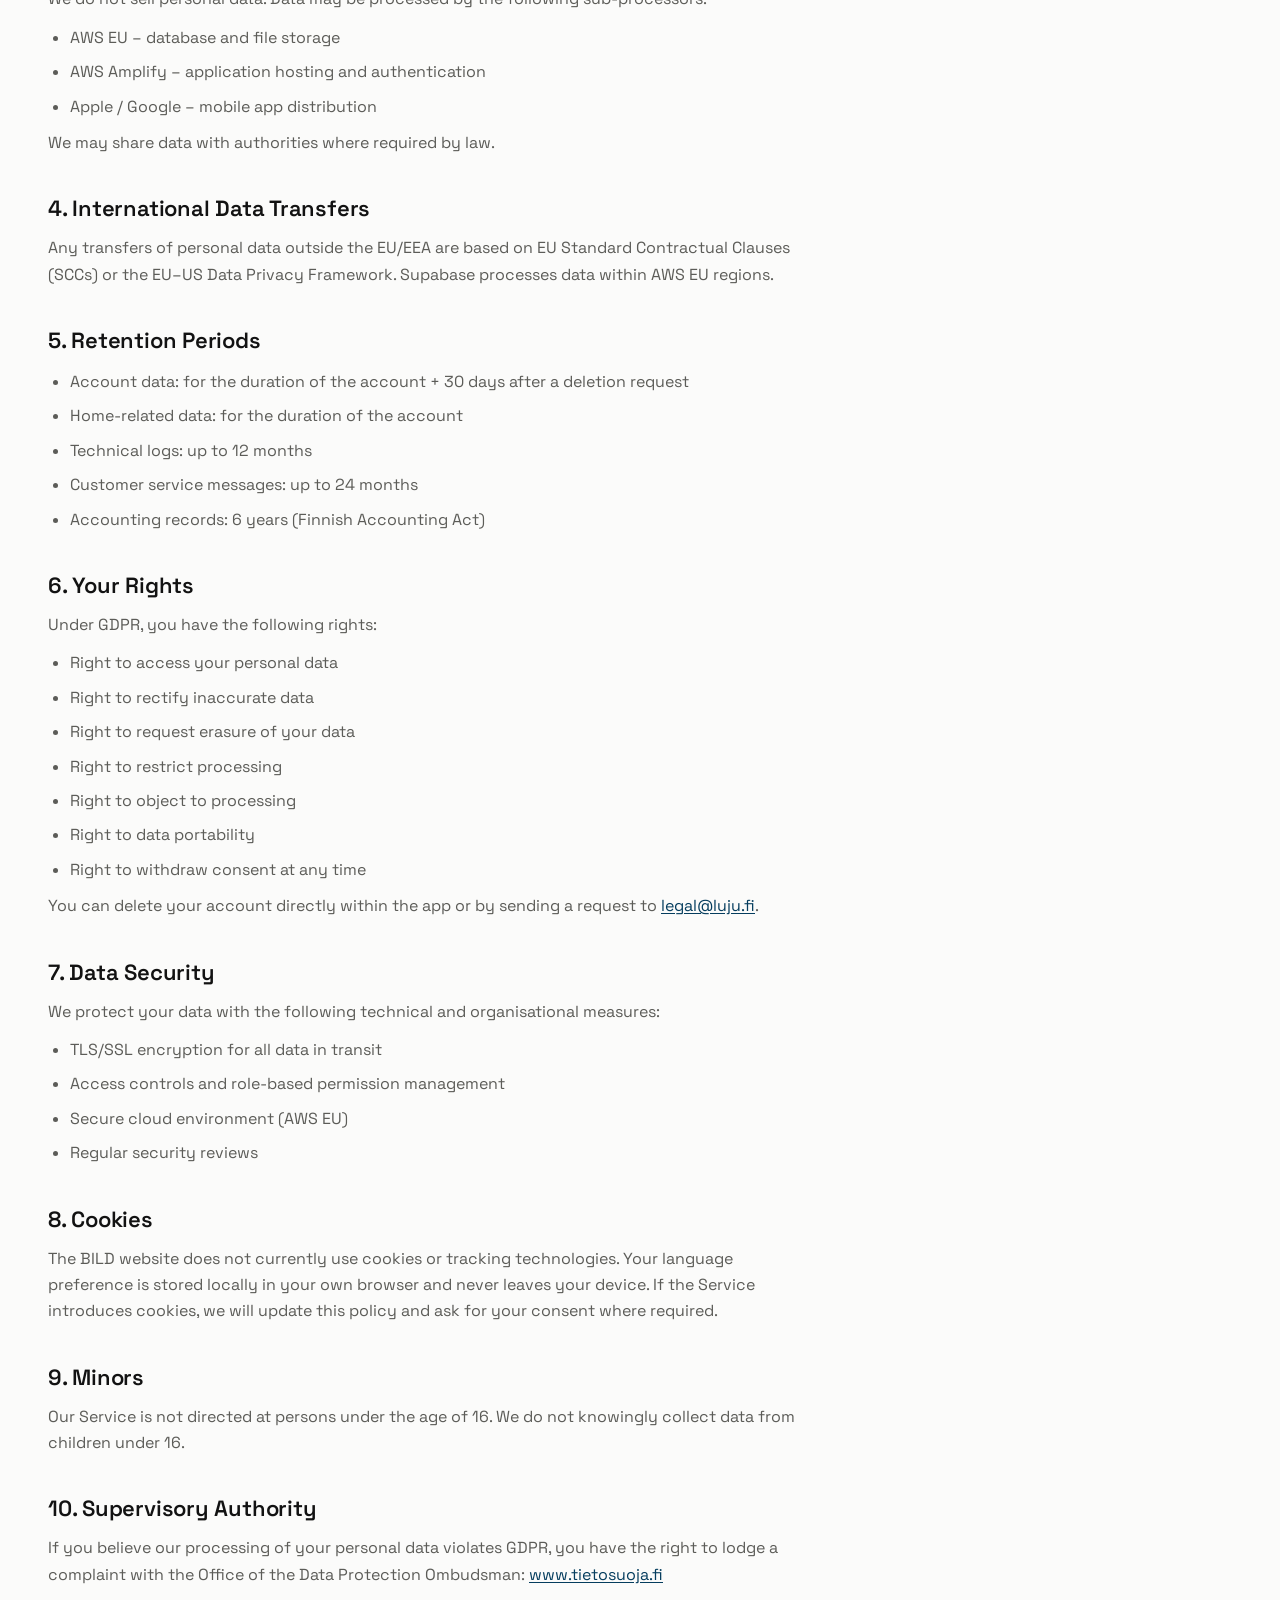
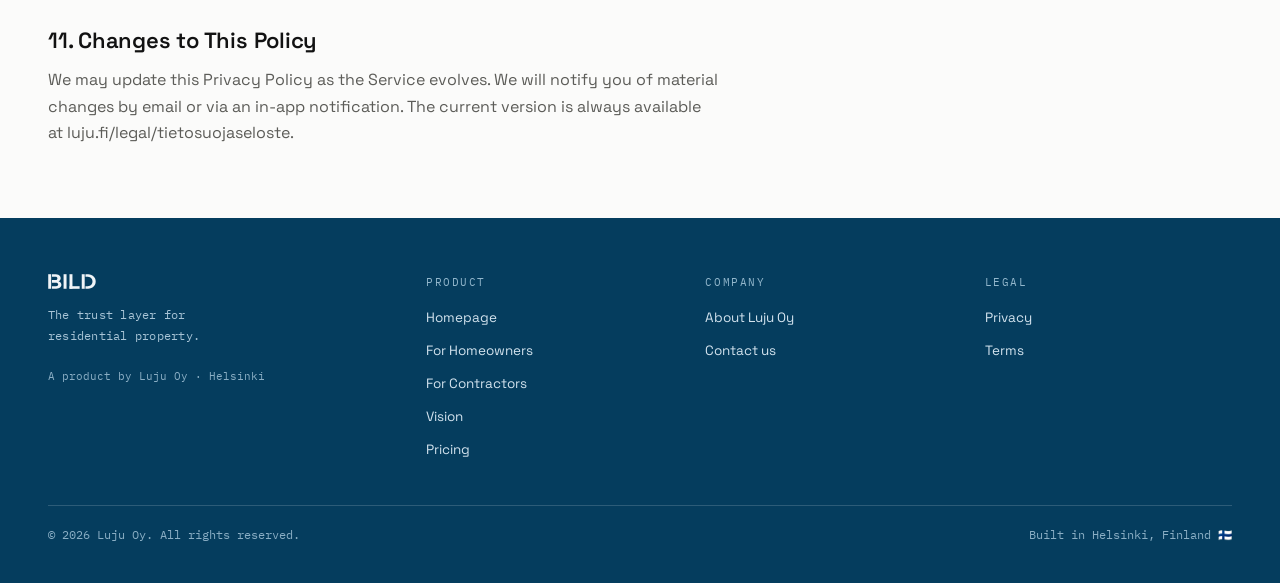
<file: privacy.html>
<!DOCTYPE html>
<html lang="en">
<head>
<meta charset="utf-8">
<meta name="viewport" content="width=device-width, initial-scale=1">
<title>Luju · Privacy Policy · Tietosuojaseloste</title>
<meta name="description" content="Privacy Policy for the Luju service: luju.fi, the BILD mobile app and related digital services.">
<link rel="icon" type="image/svg+xml" href="assets/favicon.svg">
<link rel="preconnect" href="https://fonts.googleapis.com">
<link rel="preconnect" href="https://fonts.gstatic.com" crossorigin>
<link href="https://fonts.googleapis.com/css2?family=Space+Grotesk:wght@400;500;600;700&family=IBM+Plex+Mono:wght@400;500&display=swap" rel="stylesheet">
<link rel="stylesheet" href="assets/styles.css">
</head>
<body>

<header class="site-header">
  <div class="bar">
    <a class="logo" href="index.html" aria-label="BILD homepage"><svg xmlns="http://www.w3.org/2000/svg" viewBox="345 335 1130 354" fill="currentColor" class="wordmark" aria-hidden="true"> <path d="M 315.07,255.192 H 262.631 V 513.248 H 315.07 Z" transform="matrix(1.3333333,0,0,-1.3333333,0,1024)"/> <path d="m 586.926,255.228 h -52.439 v 258.056 h 52.439 z" transform="matrix(1.3333333,0,0,-1.3333333,0,1024)"/> <path d="m 691.804,255.228 h -52.439 v 258.056 h 52.439 z" transform="matrix(1.3333333,0,0,-1.3333333,0,1024)"/> <path d="m 908.461,254.8 h -52.439 v 258.056 h 52.439 z" transform="matrix(1.3333333,0,0,-1.3333333,0,1024)"/> <path d="M 639.365,300.887 H 818.762 V 254.8 H 639.365 Z" transform="matrix(1.3333333,0,0,-1.3333333,0,1024)"/> <path d="m 0,0 c 41.799,-1.822 96.997,7.899 131.575,-21.17 31.299,-26.312 31.067,-78.378 -4.393,-99.37 l -10.57,-7.165 c 24.968,-4.421 41.231,-17.746 48.168,-43.816 7.446,-27.982 -4.703,-55.591 -29.113,-70.21 C 96.467,-265.208 43.718,-255.904 0,-257.966 v 46.519 h 74.052 c 21.191,0 40.431,15.465 34.573,37.935 -4.271,16.385 -22.167,21.111 -37.121,22.107 -23.245,1.548 -48.096,-1.137 -71.504,0.009 v 46.518 h 69.82 c 1.77,0 9.485,2.776 11.459,3.773 18.892,9.544 20.326,41.726 -0.045,50.769 -2.41,1.071 -10.881,3.818 -13.106,3.818 l -68.128,0 z" transform="matrix(1.3333333,0,0,-1.3333333,438.49253,339.69227)"/> <path d="m 0,0 c 45.483,1.34 91.315,-0.452 129.751,-27.222 68.363,-47.612 68.416,-155.237 0.522,-203.197 C 92.261,-257.271 45.001,-258.868 0,-257.966 v 46.519 c 32.879,-0.333 65.573,-2.473 93.36,17.918 39.165,28.741 40.784,95.069 3.975,126.299 C 69.526,-43.636 34.327,-46.117 0,-46.518 Z" transform="matrix(1.3333333,0,0,-1.3333333,1229.6815,340.34613)"/> </svg></a>
    <nav class="site-nav" aria-label="Main">
      <a href="index.html">Homepage</a>
      <a href="homeowners.html">For Homeowners</a>
      <a href="contractors.html">For Contractors</a>
      <a href="vision.html">Vision</a>
      <a href="pricing.html">Pricing</a>
      <a href="about.html">About us</a>
    </nav>
    <div class="header-actions">
      <select class="lang-select" aria-label="Language">
        <option value="EN">EN</option>
        <option value="FI">FI</option>
        <option value="SV">SV</option>
      </select>
      <a class="btn accent" href="mailto:hello@luju.fi?subject=Demo%20request%20from%20bild.fi">Book a demo <span class="arr">→</span></a>
      <button class="menu-toggle" aria-expanded="false" aria-label="Menu">MENU</button>
    </div>
  </div>
</header>

<main>

  <!-- ENGLISH -->
  <article class="legal-block legal-en">
  <section class="hero bar" style="padding-bottom:30px">
    <div class="max" style="max-width:760px">
      <div class="eyebrow"><span class="dot">/ </span>Legal</div>
      <h1 class="h-hero">Privacy Policy.</h1>
      <p class="mono" style="font-size:12px;color:var(--ink-3);margin-top:18px">Updated: 26 March 2026 · Applies to: luju.fi, the BILD website and the BILD mobile app</p>
    </div>
  </section>
  <section class="bar legal" style="padding-bottom:72px">
    <p>This Privacy Policy applies to the Luju service, including the website luju.fi, the BILD website, the BILD mobile application, and related digital services (collectively, the "Service"). BILD is a service of Luju Oy. The data controller is Luju Oy (Business ID [XXXXX-X]), Helsinki, Finland ("Luju", "we", "us").</p>
    <p>We take your privacy seriously. This policy explains what data we collect, why we collect it, and how we protect it.</p>
    <p><strong>Data controller contact:</strong> <a href="mailto:legal@luju.fi">legal@luju.fi</a></p>

    <h2>1. Data We Collect</h2>
    <p><strong>Data you provide</strong></p>
    <ul>
      <li>Name and email address</li>
      <li>User account profile information</li>
      <li>Property and home information (structure, systems, condition)</li>
      <li>Maintenance notes, reminders, and home history</li>
      <li>Documents, attachments, and receipts</li>
      <li>Support and contact messages</li>
    </ul>
    <p><strong>Data collected automatically</strong></p>
    <ul>
      <li>IP address</li>
      <li>Device information and operating system</li>
      <li>App version and usage logs</li>
      <li>Technical error logs</li>
    </ul>
    <p><strong>Public registry sources</strong></p>
    <ul>
      <li>Building and property data (Finnish Digital and Population Data Services Agency, National Land Survey of Finland)</li>
      <li>Energy certificate data and other open government registries</li>
    </ul>
    <p>Luju does not directly process payment card details.</p>

    <h2>2. Purposes and Legal Basis for Processing</h2>
    <p>We process personal data for the following purposes:</p>
    <ul>
      <li>Providing the Service and managing user accounts (GDPR Art. 6(1)(b) – performance of contract)</li>
      <li>Generating home maintenance reminders, cost estimates, and home data (GDPR Art. 6(1)(b))</li>
      <li>Improving the Service, ensuring security, and preventing misuse (GDPR Art. 6(1)(f) – legitimate interests)</li>
      <li>Compliance with legal obligations (GDPR Art. 6(1)(c))</li>
      <li>Newsletter and marketing communications, with your consent (GDPR Art. 6(1)(a))</li>
    </ul>

    <h2>3. Sharing of Data</h2>
    <p>We do not sell personal data. Data may be processed by the following sub-processors:</p>
    <ul>
      <li>AWS EU – database and file storage</li>
      <li>AWS Amplify – application hosting and authentication</li>
      <li>Apple / Google – mobile app distribution</li>
    </ul>
    <p>We may share data with authorities where required by law.</p>

    <h2>4. International Data Transfers</h2>
    <p>Any transfers of personal data outside the EU/EEA are based on EU Standard Contractual Clauses (SCCs) or the EU–US Data Privacy Framework. Supabase processes data within AWS EU regions.</p>

    <h2>5. Retention Periods</h2>
    <ul>
      <li>Account data: for the duration of the account + 30 days after a deletion request</li>
      <li>Home-related data: for the duration of the account</li>
      <li>Technical logs: up to 12 months</li>
      <li>Customer service messages: up to 24 months</li>
      <li>Accounting records: 6 years (Finnish Accounting Act)</li>
    </ul>

    <h2>6. Your Rights</h2>
    <p>Under GDPR, you have the following rights:</p>
    <ul>
      <li>Right to access your personal data</li>
      <li>Right to rectify inaccurate data</li>
      <li>Right to request erasure of your data</li>
      <li>Right to restrict processing</li>
      <li>Right to object to processing</li>
      <li>Right to data portability</li>
      <li>Right to withdraw consent at any time</li>
    </ul>
    <p>You can delete your account directly within the app or by sending a request to <a href="mailto:legal@luju.fi">legal@luju.fi</a>.</p>

    <h2>7. Data Security</h2>
    <p>We protect your data with the following technical and organisational measures:</p>
    <ul>
      <li>TLS/SSL encryption for all data in transit</li>
      <li>Access controls and role-based permission management</li>
      <li>Secure cloud environment (AWS EU)</li>
      <li>Regular security reviews</li>
    </ul>

    <h2>8. Cookies</h2>
    <p>The BILD website does not currently use cookies or tracking technologies. Your language preference is stored locally in your own browser and never leaves your device. If the Service introduces cookies, we will update this policy and ask for your consent where required.</p>

    <h2>9. Minors</h2>
    <p>Our Service is not directed at persons under the age of 16. We do not knowingly collect data from children under 16.</p>

    <h2>10. Supervisory Authority</h2>
    <p>If you believe our processing of your personal data violates GDPR, you have the right to lodge a complaint with the Office of the Data Protection Ombudsman: <a href="https://www.tietosuoja.fi" rel="noopener">www.tietosuoja.fi</a></p>

    <h2>11. Changes to This Policy</h2>
    <p>We may update this Privacy Policy as the Service evolves. We will notify you of material changes by email or via an in-app notification. The current version is always available at luju.fi/legal/tietosuojaseloste.</p>
  </section>
  </article>

  <!-- FINNISH -->
  <article class="legal-block legal-fi" lang="fi">
  <section class="hero bar" style="padding-bottom:30px">
    <div class="max" style="max-width:760px">
      <div class="eyebrow"><span class="dot">/ </span>Juridiikka</div>
      <h1 class="h-hero">Tietosuojaseloste.</h1>
      <p class="mono" style="font-size:12px;color:var(--ink-3);margin-top:18px">Päivitetty: 26.3.2026 · Voimassa: luju.fi, BILD-verkkosivusto ja BILD-mobiilisovellus</p>
    </div>
  </section>
  <section class="bar legal" style="padding-bottom:72px">
    <p>Tämä tietosuojaseloste koskee Luju-palvelua, johon kuuluu verkkosivusto luju.fi, BILD-verkkosivusto, BILD-mobiilisovellus sekä niihin liittyvät digitaaliset palvelut ("Palvelu"). BILD on Luju Oy:n palvelu. Rekisterinpitäjä on Luju Oy (Y-tunnus [XXXXX-X]), Helsinki, Suomi ("Luju", "me").</p>
    <p>Otamme yksityisyytesi vakavasti. Tässä selosteessa kerromme, mitä tietoja keräämme, miksi ja miten suojaamme ne.</p>
    <p><strong>Rekisterinpitäjän yhteystiedot:</strong> <a href="mailto:legal@luju.fi">legal@luju.fi</a></p>

    <h2>1. Mitä tietoja keräämme</h2>
    <p><strong>Käyttäjän antamat tiedot</strong></p>
    <ul>
      <li>Nimi ja sähköpostiosoite</li>
      <li>Käyttäjätilin profiilitiedot</li>
      <li>Kiinteistöön ja kotiin liittyvät tiedot (rakenne, järjestelmät, kunto)</li>
      <li>Huoltomerkinnät, muistutukset ja kotihistoria</li>
      <li>Dokumentit, liitteet ja kuitit</li>
      <li>Yhteydenotto- ja asiakaspalveluviestit</li>
    </ul>
    <p><strong>Automaattisesti kerättävät tiedot</strong></p>
    <ul>
      <li>IP-osoite</li>
      <li>Laitetiedot ja käyttöjärjestelmä</li>
      <li>Sovellusversio ja käyttölokit</li>
      <li>Tekniset virhelokitiedot</li>
    </ul>
    <p><strong>Julkiset rekisterilähteet</strong></p>
    <ul>
      <li>Rakennus- ja kiinteistötiedot (Digi- ja väestötietovirasto, Maanmittauslaitos)</li>
      <li>Energiatodistustiedot ja muut avoimet viranomaisrekisterit</li>
    </ul>
    <p>Luju ei käsittele maksukorttitietoja suoraan.</p>

    <h2>2. Käsittelyn tarkoitus ja oikeusperuste</h2>
    <p>Käsittelemme tietoja seuraaviin tarkoituksiin:</p>
    <ul>
      <li>Palvelun tarjoaminen ja käyttäjätilin hallinta (GDPR 6(1)(b) – sopimuksen täytäntöönpano)</li>
      <li>Kodin huoltomuistutusten, kustannusarvioiden ja kotidatan tuottaminen (GDPR 6(1)(b))</li>
      <li>Palvelun kehittäminen, tietoturva ja väärinkäytösten estäminen (GDPR 6(1)(f) – oikeutettu etu)</li>
      <li>Lakisääteisten velvoitteiden täyttäminen (GDPR 6(1)(c))</li>
      <li>Uutiskirje ja markkinointiviestintä suostumuksella (GDPR 6(1)(a))</li>
    </ul>

    <h2>3. Tietojen jakaminen</h2>
    <p>Emme myy henkilötietoja. Tietoja voidaan käsitellä seuraavien alihankkijoiden toimesta:</p>
    <ul>
      <li>AWS EU – tietokanta ja tiedostojen tallennus</li>
      <li>AWS Amplify – sovelluksen hosting ja autentikaatio</li>
      <li>Apple / Google – mobiilisovelluksen jakelu</li>
    </ul>
    <p>Voimme jakaa tietoja viranomaisten kanssa, jos laki sitä edellyttää.</p>

    <h2>4. Tietojen siirto EU/ETA-alueen ulkopuolelle</h2>
    <p>Mahdolliset tiedonsiirrot EU/ETA-alueen ulkopuolelle perustuvat EU:n vakiosopimuslausekkeisiin (SCC) tai EU–US Data Privacy Framework -järjestelyyn. Supabase käsittelee tietoja AWS:n EU-alueella.</p>

    <h2>5. Säilytysajat</h2>
    <ul>
      <li>Tilin tiedot: tilin voimassaolon ajan + 30 päivää poistamispyynnön jälkeen</li>
      <li>Kotiin liittyvät tiedot: tilin voimassaolon ajan</li>
      <li>Tekniset lokitiedot: enintään 12 kuukautta</li>
      <li>Asiakaspalveluviestit: enintään 24 kuukautta</li>
      <li>Kirjanpitoaineisto: 6 vuotta (kirjanpitolaki)</li>
    </ul>

    <h2>6. Rekisteröidyn oikeudet</h2>
    <p>GDPR:n mukaan sinulla on seuraavat oikeudet:</p>
    <ul>
      <li>Oikeus saada pääsy omiin tietoihisi</li>
      <li>Oikeus oikaista virheelliset tiedot</li>
      <li>Oikeus pyytää tietojen poistamista</li>
      <li>Oikeus rajoittaa käsittelyä</li>
      <li>Oikeus vastustaa käsittelyä</li>
      <li>Oikeus tietojen siirtämiseen järjestelmästä toiseen</li>
      <li>Oikeus peruuttaa suostumus milloin tahansa</li>
    </ul>
    <p>Voit poistaa tilisi suoraan sovelluksessa tai lähettämällä pyynnön osoitteeseen <a href="mailto:legal@luju.fi">legal@luju.fi</a>.</p>

    <h2>7. Tietoturva</h2>
    <p>Suojaamme tietosi seuraavilla teknisillä ja organisatorisilla toimenpiteillä:</p>
    <ul>
      <li>TLS/SSL-salaus tiedonsiirroissa</li>
      <li>Pääsynhallinta ja roolipohjainen oikeuksien hallinta</li>
      <li>Suojattu pilviympäristö (AWS EU)</li>
      <li>Säännöllinen tietoturva-auditointi</li>
    </ul>

    <h2>8. Evästeet</h2>
    <p>BILD-verkkosivusto ei tällä hetkellä käytä evästeitä tai seurantateknologioita. Kielivalintasi tallennetaan paikallisesti omaan selaimeesi, eikä se lähde laitteeltasi. Jos Palveluun lisätään evästeitä, päivitämme tämän selosteen ja pyydämme tarvittaessa suostumuksesi.</p>

    <h2>9. Alaikäiset</h2>
    <p>Palvelumme ei ole suunnattu alle 16-vuotiaille. Emme tietoisesti kerää alle 16-vuotiaiden tietoja.</p>

    <h2>10. Valitusviranomainen</h2>
    <p>Jos koet, että henkilötietojesi käsittely rikkoo GDPR:ää, voit tehdä valituksen Tietosuojavaltuutetun toimistolle: <a href="https://www.tietosuoja.fi" rel="noopener">www.tietosuoja.fi</a></p>

    <h2>11. Muutokset tähän selosteeseen</h2>
    <p>Voimme päivittää tätä tietosuojaselostetta palvelun kehittyessä. Merkittävistä muutoksista ilmoitamme sähköpostitse tai sovelluksen sisäisellä ilmoituksella. Ajantasainen versio on aina saatavilla osoitteessa luju.fi/legal/tietosuojaseloste.</p>
  </section>
  </article>
</main>

<footer class="site-footer">
  <div class="bar">
    <div class="footer-grid">
      <div>
        <a class="logo footer-logo" href="index.html" aria-label="BILD homepage"><svg xmlns="http://www.w3.org/2000/svg" viewBox="345 335 1130 354" fill="currentColor" class="wordmark" aria-hidden="true"> <path d="M 315.07,255.192 H 262.631 V 513.248 H 315.07 Z" transform="matrix(1.3333333,0,0,-1.3333333,0,1024)"/> <path d="m 586.926,255.228 h -52.439 v 258.056 h 52.439 z" transform="matrix(1.3333333,0,0,-1.3333333,0,1024)"/> <path d="m 691.804,255.228 h -52.439 v 258.056 h 52.439 z" transform="matrix(1.3333333,0,0,-1.3333333,0,1024)"/> <path d="m 908.461,254.8 h -52.439 v 258.056 h 52.439 z" transform="matrix(1.3333333,0,0,-1.3333333,0,1024)"/> <path d="M 639.365,300.887 H 818.762 V 254.8 H 639.365 Z" transform="matrix(1.3333333,0,0,-1.3333333,0,1024)"/> <path d="m 0,0 c 41.799,-1.822 96.997,7.899 131.575,-21.17 31.299,-26.312 31.067,-78.378 -4.393,-99.37 l -10.57,-7.165 c 24.968,-4.421 41.231,-17.746 48.168,-43.816 7.446,-27.982 -4.703,-55.591 -29.113,-70.21 C 96.467,-265.208 43.718,-255.904 0,-257.966 v 46.519 h 74.052 c 21.191,0 40.431,15.465 34.573,37.935 -4.271,16.385 -22.167,21.111 -37.121,22.107 -23.245,1.548 -48.096,-1.137 -71.504,0.009 v 46.518 h 69.82 c 1.77,0 9.485,2.776 11.459,3.773 18.892,9.544 20.326,41.726 -0.045,50.769 -2.41,1.071 -10.881,3.818 -13.106,3.818 l -68.128,0 z" transform="matrix(1.3333333,0,0,-1.3333333,438.49253,339.69227)"/> <path d="m 0,0 c 45.483,1.34 91.315,-0.452 129.751,-27.222 68.363,-47.612 68.416,-155.237 0.522,-203.197 C 92.261,-257.271 45.001,-258.868 0,-257.966 v 46.519 c 32.879,-0.333 65.573,-2.473 93.36,17.918 39.165,28.741 40.784,95.069 3.975,126.299 C 69.526,-43.636 34.327,-46.117 0,-46.518 Z" transform="matrix(1.3333333,0,0,-1.3333333,1229.6815,340.34613)"/> </svg></a>
        <p class="tagline">The trust layer for<br>residential property.</p>
        <p class="byline">A product by Luju Oy · Helsinki</p>
      </div>
      <div>
        <div class="col-h">Product</div>
        <ul>
          <li><a href="index.html">Homepage</a></li>
          <li><a href="homeowners.html">For Homeowners</a></li>
          <li><a href="contractors.html">For Contractors</a></li>
          <li><a href="vision.html">Vision</a></li>
          <li><a href="pricing.html">Pricing</a></li>
        </ul>
      </div>
      <div>
        <div class="col-h">Company</div>
        <ul>
          <li><a href="about.html">About Luju Oy</a></li>
          <li><a href="contact.html">Contact us</a></li>
        </ul>
      </div>
      <div>
        <div class="col-h">Legal</div>
        <ul>
          <li><a href="privacy.html">Privacy</a></li>
          <li><a href="terms.html">Terms</a></li>
        </ul>
      </div>
    </div>
    <div class="footer-bottom">
      <span>© 2026 Luju Oy. All rights reserved.</span>
      <span>Built in Helsinki, Finland 🇫🇮</span>
    </div>
  </div>
</footer>

<script src="assets/i18n.js"></script>
<script src="assets/main.js"></script>
</body>
</html>
</file>
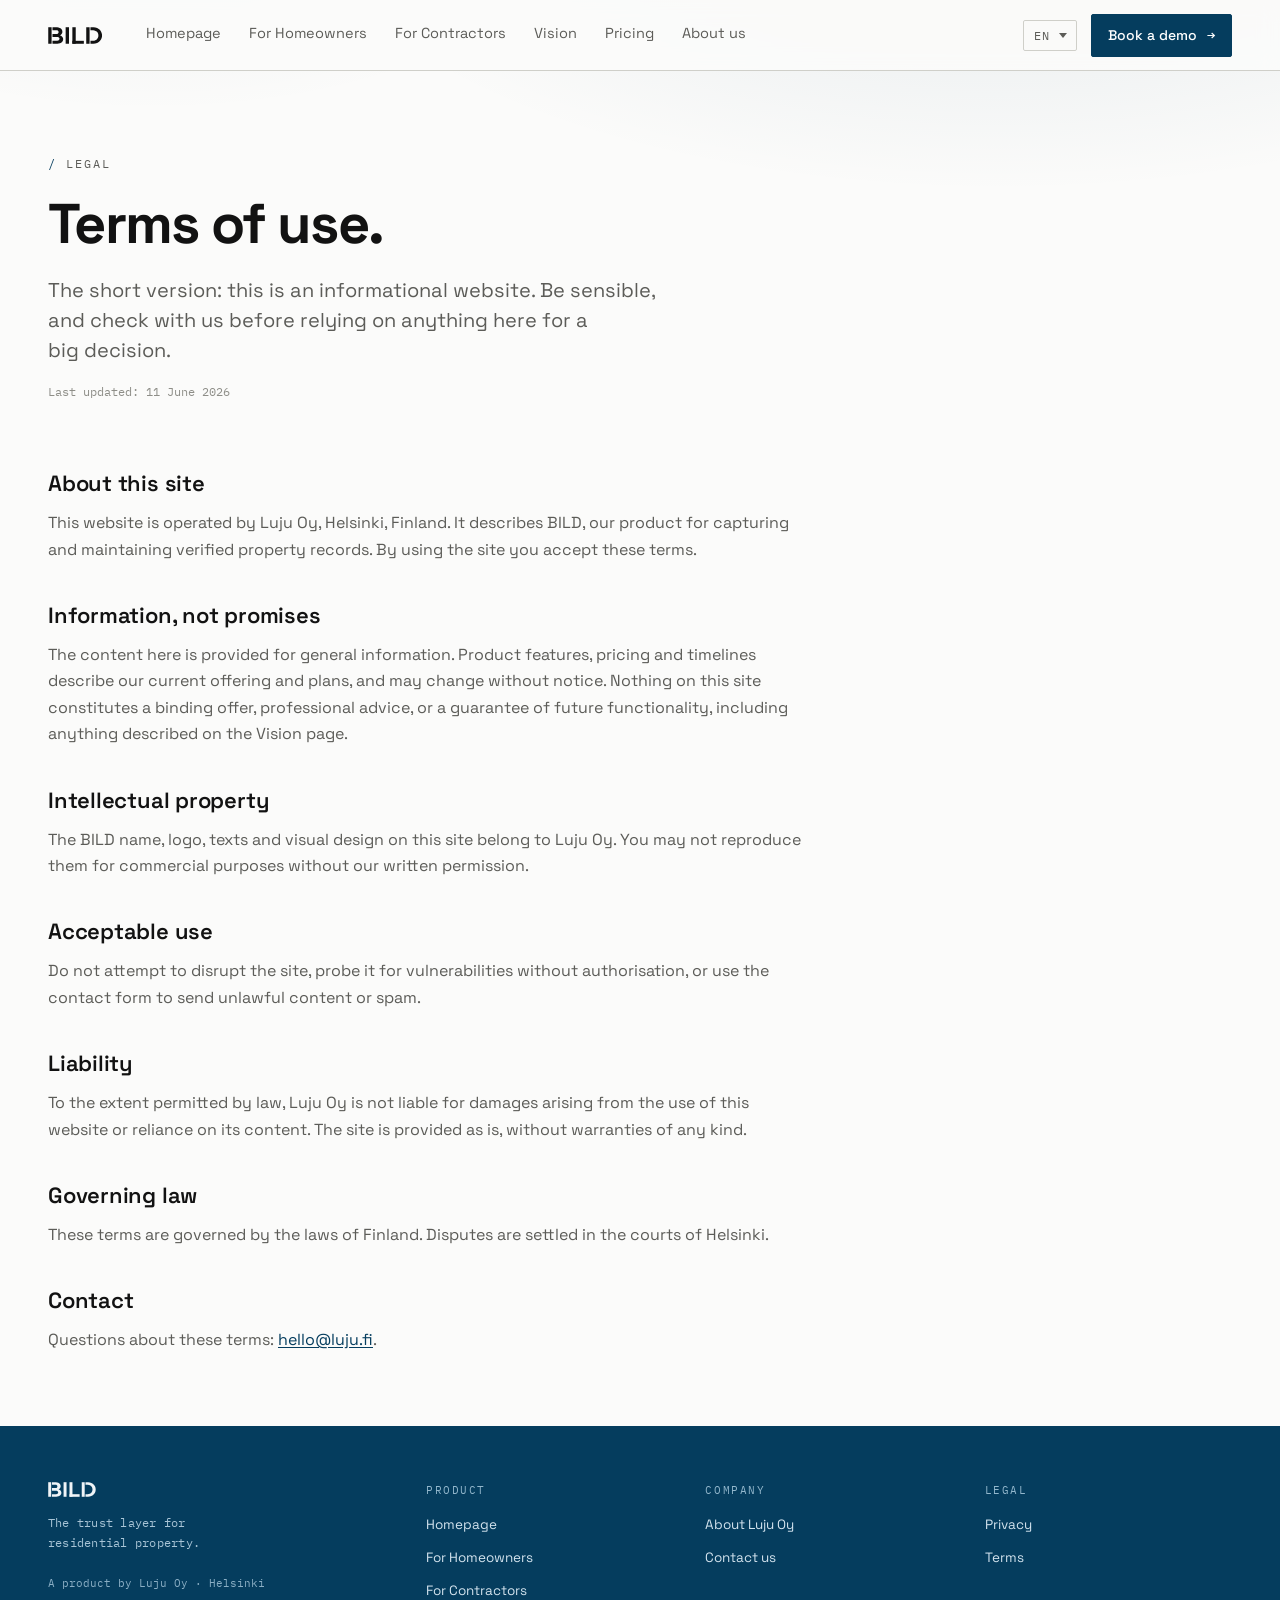
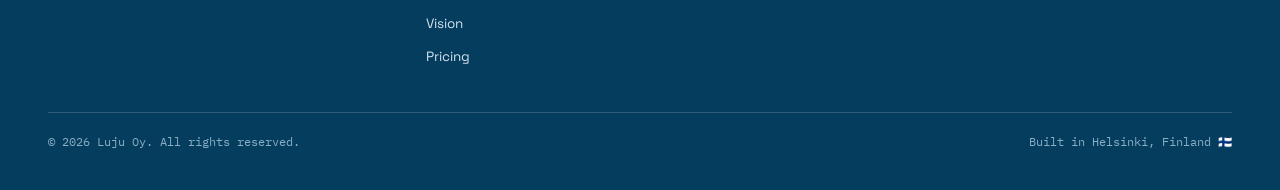
<file: terms.html>
<!DOCTYPE html>
<html lang="en">
<head>
<meta charset="utf-8">
<meta name="viewport" content="width=device-width, initial-scale=1">
<title>BILD · Terms of use</title>
<meta name="description" content="Terms of use for the BILD website by Luju Oy.">
<link rel="icon" type="image/svg+xml" href="assets/favicon.svg">
<link rel="preconnect" href="https://fonts.googleapis.com">
<link rel="preconnect" href="https://fonts.gstatic.com" crossorigin>
<link href="https://fonts.googleapis.com/css2?family=Space+Grotesk:wght@400;500;600;700&family=IBM+Plex+Mono:wght@400;500&display=swap" rel="stylesheet">
<link rel="stylesheet" href="assets/styles.css">
</head>
<body>

<header class="site-header">
  <div class="bar">
    <a class="logo" href="index.html" aria-label="BILD homepage"><svg xmlns="http://www.w3.org/2000/svg" viewBox="345 335 1130 354" fill="currentColor" class="wordmark" aria-hidden="true"> <path d="M 315.07,255.192 H 262.631 V 513.248 H 315.07 Z" transform="matrix(1.3333333,0,0,-1.3333333,0,1024)"/> <path d="m 586.926,255.228 h -52.439 v 258.056 h 52.439 z" transform="matrix(1.3333333,0,0,-1.3333333,0,1024)"/> <path d="m 691.804,255.228 h -52.439 v 258.056 h 52.439 z" transform="matrix(1.3333333,0,0,-1.3333333,0,1024)"/> <path d="m 908.461,254.8 h -52.439 v 258.056 h 52.439 z" transform="matrix(1.3333333,0,0,-1.3333333,0,1024)"/> <path d="M 639.365,300.887 H 818.762 V 254.8 H 639.365 Z" transform="matrix(1.3333333,0,0,-1.3333333,0,1024)"/> <path d="m 0,0 c 41.799,-1.822 96.997,7.899 131.575,-21.17 31.299,-26.312 31.067,-78.378 -4.393,-99.37 l -10.57,-7.165 c 24.968,-4.421 41.231,-17.746 48.168,-43.816 7.446,-27.982 -4.703,-55.591 -29.113,-70.21 C 96.467,-265.208 43.718,-255.904 0,-257.966 v 46.519 h 74.052 c 21.191,0 40.431,15.465 34.573,37.935 -4.271,16.385 -22.167,21.111 -37.121,22.107 -23.245,1.548 -48.096,-1.137 -71.504,0.009 v 46.518 h 69.82 c 1.77,0 9.485,2.776 11.459,3.773 18.892,9.544 20.326,41.726 -0.045,50.769 -2.41,1.071 -10.881,3.818 -13.106,3.818 l -68.128,0 z" transform="matrix(1.3333333,0,0,-1.3333333,438.49253,339.69227)"/> <path d="m 0,0 c 45.483,1.34 91.315,-0.452 129.751,-27.222 68.363,-47.612 68.416,-155.237 0.522,-203.197 C 92.261,-257.271 45.001,-258.868 0,-257.966 v 46.519 c 32.879,-0.333 65.573,-2.473 93.36,17.918 39.165,28.741 40.784,95.069 3.975,126.299 C 69.526,-43.636 34.327,-46.117 0,-46.518 Z" transform="matrix(1.3333333,0,0,-1.3333333,1229.6815,340.34613)"/> </svg></a>
    <nav class="site-nav" aria-label="Main">
      <a href="index.html">Homepage</a>
      <a href="homeowners.html">For Homeowners</a>
      <a href="contractors.html">For Contractors</a>
      <a href="vision.html">Vision</a>
      <a href="pricing.html">Pricing</a>
      <a href="about.html">About us</a>
    </nav>
    <div class="header-actions">
      <select class="lang-select" aria-label="Language">
        <option value="EN">EN</option>
        <option value="FI">FI</option>
        <option value="SV">SV</option>
      </select>
      <a class="btn accent" href="mailto:hello@luju.fi?subject=Demo%20request%20from%20bild.fi">Book a demo <span class="arr">→</span></a>
      <button class="menu-toggle" aria-expanded="false" aria-label="Menu">MENU</button>
    </div>
  </div>
</header>

<main>
  <section class="hero bar" style="padding-bottom:30px">
    <div class="max" style="max-width:760px">
      <div class="eyebrow"><span class="dot">/ </span>Legal</div>
      <h1 class="h-hero">Terms of use.</h1>
      <p class="lede" style="max-width:620px">The short version: this is an informational website. Be sensible, and check with us before relying on anything here for a big decision.</p>
      <p class="mono" style="font-size:12px;color:var(--ink-3);margin-top:18px">Last updated: 11 June 2026</p>
    </div>
  </section>
  <section class="bar legal" style="padding-bottom:72px">
    <h2>About this site</h2>
    <p>This website is operated by Luju Oy, Helsinki, Finland. It describes BILD, our product for capturing and maintaining verified property records. By using the site you accept these terms.</p>

    <h2>Information, not promises</h2>
    <p>The content here is provided for general information. Product features, pricing and timelines describe our current offering and plans, and may change without notice. Nothing on this site constitutes a binding offer, professional advice, or a guarantee of future functionality, including anything described on the Vision page.</p>

    <h2>Intellectual property</h2>
    <p>The BILD name, logo, texts and visual design on this site belong to Luju Oy. You may not reproduce them for commercial purposes without our written permission.</p>

    <h2>Acceptable use</h2>
    <p>Do not attempt to disrupt the site, probe it for vulnerabilities without authorisation, or use the contact form to send unlawful content or spam.</p>

    <h2>Liability</h2>
    <p>To the extent permitted by law, Luju Oy is not liable for damages arising from the use of this website or reliance on its content. The site is provided as is, without warranties of any kind.</p>

    <h2>Governing law</h2>
    <p>These terms are governed by the laws of Finland. Disputes are settled in the courts of Helsinki.</p>

    <h2>Contact</h2>
    <p>Questions about these terms: <a href="mailto:hello@luju.fi">hello@luju.fi</a>.</p>
  </section>
</main>

<footer class="site-footer">
  <div class="bar">
    <div class="footer-grid">
      <div>
        <a class="logo footer-logo" href="index.html" aria-label="BILD homepage"><svg xmlns="http://www.w3.org/2000/svg" viewBox="345 335 1130 354" fill="currentColor" class="wordmark" aria-hidden="true"> <path d="M 315.07,255.192 H 262.631 V 513.248 H 315.07 Z" transform="matrix(1.3333333,0,0,-1.3333333,0,1024)"/> <path d="m 586.926,255.228 h -52.439 v 258.056 h 52.439 z" transform="matrix(1.3333333,0,0,-1.3333333,0,1024)"/> <path d="m 691.804,255.228 h -52.439 v 258.056 h 52.439 z" transform="matrix(1.3333333,0,0,-1.3333333,0,1024)"/> <path d="m 908.461,254.8 h -52.439 v 258.056 h 52.439 z" transform="matrix(1.3333333,0,0,-1.3333333,0,1024)"/> <path d="M 639.365,300.887 H 818.762 V 254.8 H 639.365 Z" transform="matrix(1.3333333,0,0,-1.3333333,0,1024)"/> <path d="m 0,0 c 41.799,-1.822 96.997,7.899 131.575,-21.17 31.299,-26.312 31.067,-78.378 -4.393,-99.37 l -10.57,-7.165 c 24.968,-4.421 41.231,-17.746 48.168,-43.816 7.446,-27.982 -4.703,-55.591 -29.113,-70.21 C 96.467,-265.208 43.718,-255.904 0,-257.966 v 46.519 h 74.052 c 21.191,0 40.431,15.465 34.573,37.935 -4.271,16.385 -22.167,21.111 -37.121,22.107 -23.245,1.548 -48.096,-1.137 -71.504,0.009 v 46.518 h 69.82 c 1.77,0 9.485,2.776 11.459,3.773 18.892,9.544 20.326,41.726 -0.045,50.769 -2.41,1.071 -10.881,3.818 -13.106,3.818 l -68.128,0 z" transform="matrix(1.3333333,0,0,-1.3333333,438.49253,339.69227)"/> <path d="m 0,0 c 45.483,1.34 91.315,-0.452 129.751,-27.222 68.363,-47.612 68.416,-155.237 0.522,-203.197 C 92.261,-257.271 45.001,-258.868 0,-257.966 v 46.519 c 32.879,-0.333 65.573,-2.473 93.36,17.918 39.165,28.741 40.784,95.069 3.975,126.299 C 69.526,-43.636 34.327,-46.117 0,-46.518 Z" transform="matrix(1.3333333,0,0,-1.3333333,1229.6815,340.34613)"/> </svg></a>
        <p class="tagline">The trust layer for<br>residential property.</p>
        <p class="byline">A product by Luju Oy · Helsinki</p>
      </div>
      <div>
        <div class="col-h">Product</div>
        <ul>
          <li><a href="index.html">Homepage</a></li>
          <li><a href="homeowners.html">For Homeowners</a></li>
          <li><a href="contractors.html">For Contractors</a></li>
          <li><a href="vision.html">Vision</a></li>
          <li><a href="pricing.html">Pricing</a></li>
        </ul>
      </div>
      <div>
        <div class="col-h">Company</div>
        <ul>
          <li><a href="about.html">About Luju Oy</a></li>
          <li><a href="contact.html">Contact us</a></li>
        </ul>
      </div>
      <div>
        <div class="col-h">Legal</div>
        <ul>
          <li><a href="privacy.html">Privacy</a></li>
          <li><a href="terms.html">Terms</a></li>
        </ul>
      </div>
    </div>
    <div class="footer-bottom">
      <span>© 2026 Luju Oy. All rights reserved.</span>
      <span>Built in Helsinki, Finland 🇫🇮</span>
    </div>
  </div>
</footer>

<script src="assets/i18n.js"></script>
<script src="assets/main.js"></script>
</body>
</html>
</file>
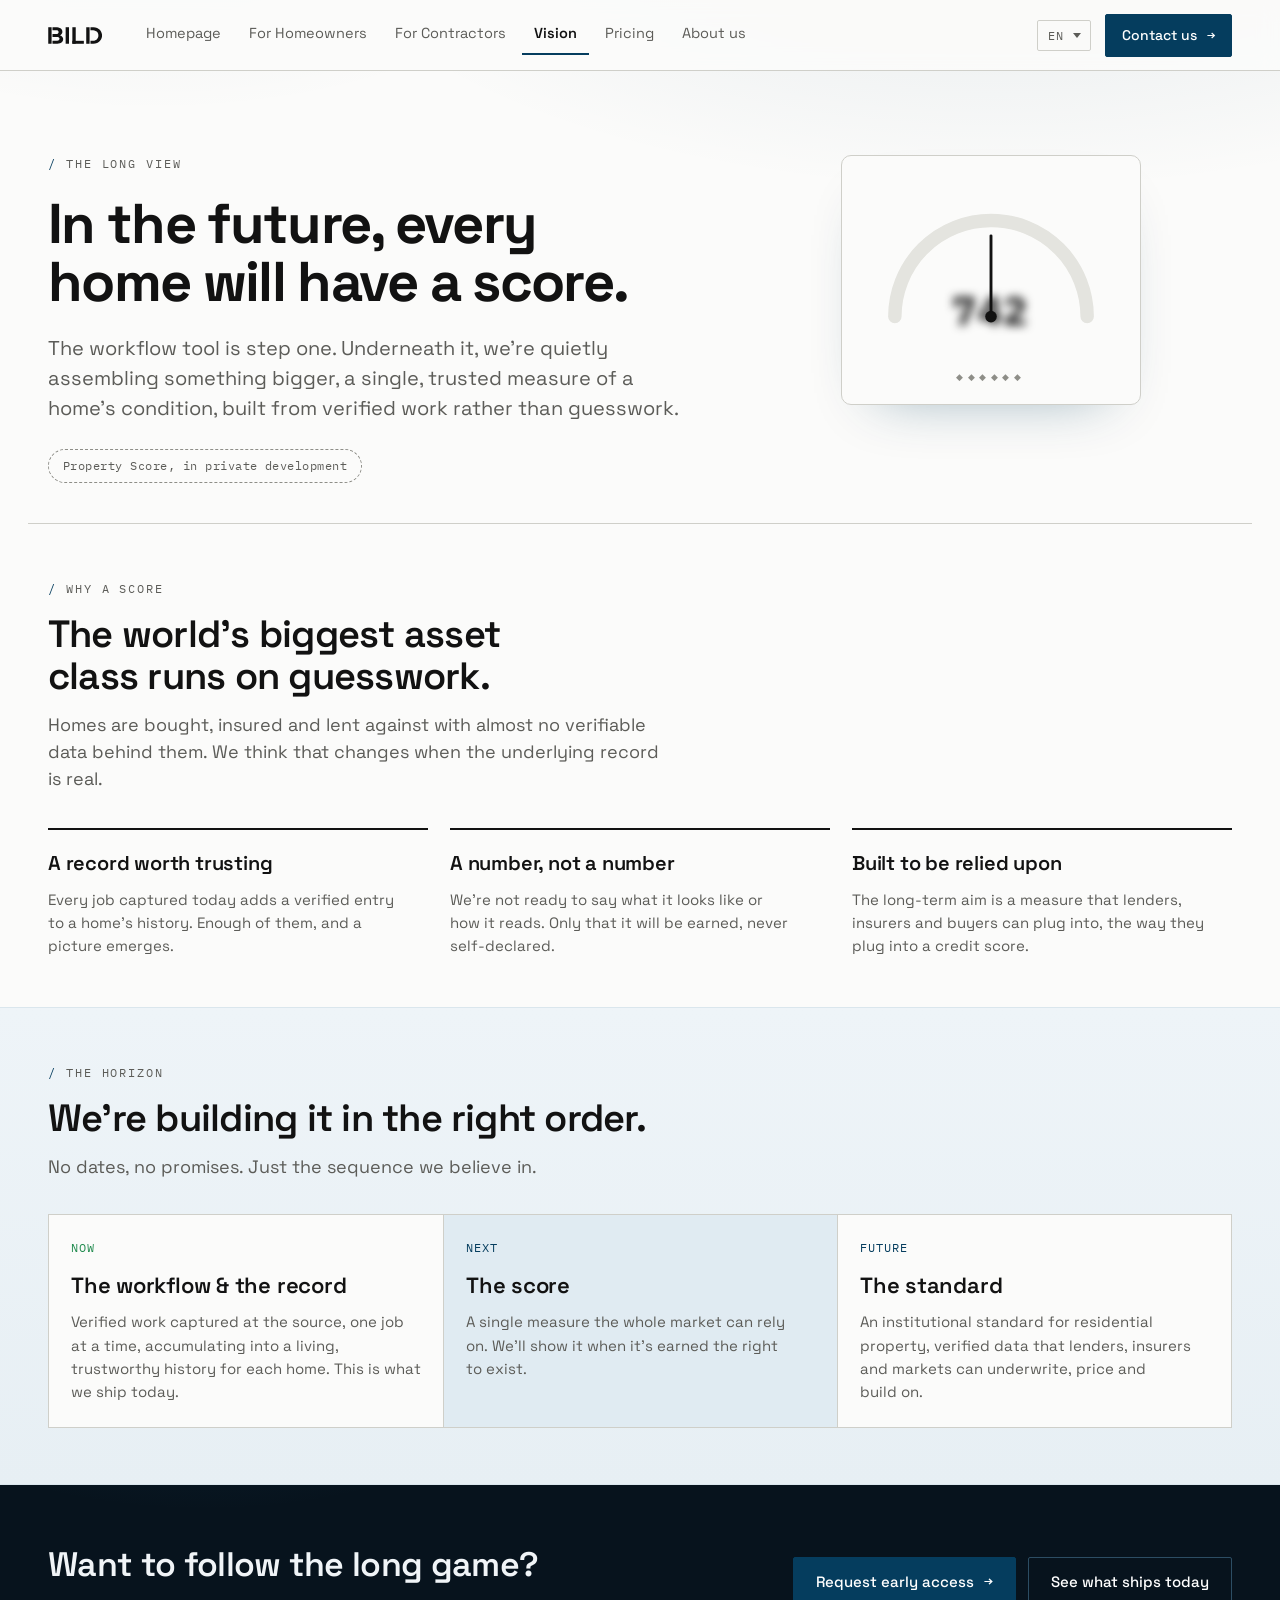
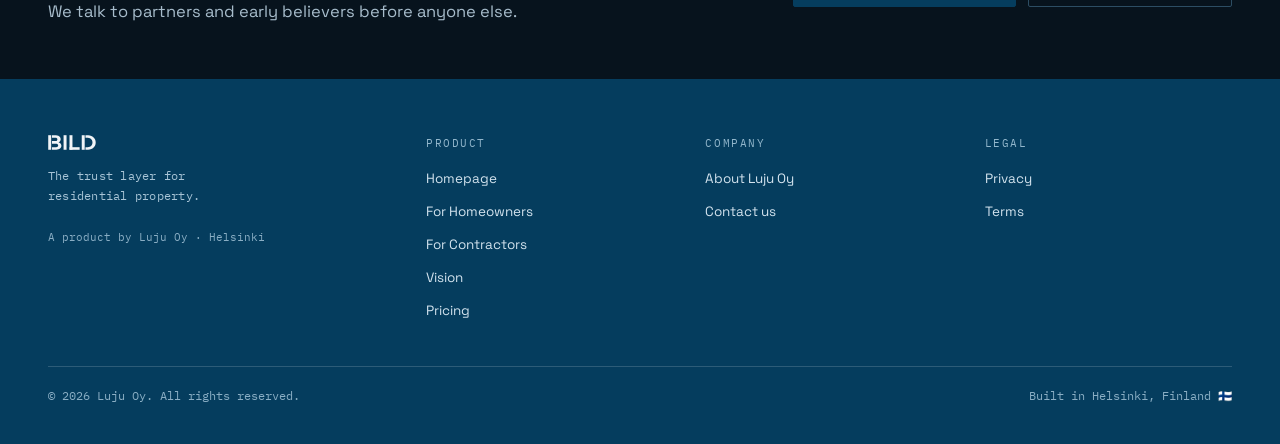
<file: vision.html>
<!DOCTYPE html>
<html lang="en">
<head>
<meta charset="utf-8">
<meta name="viewport" content="width=device-width, initial-scale=1">
<title>BILD Vision · In the future, every home will have a score</title>
<meta name="description" content="The workflow tool is step one. Underneath it, we're quietly assembling something bigger, a single, trusted measure of a home's condition, built from verified work rather than guesswork.">
<link rel="icon" type="image/svg+xml" href="assets/favicon.svg">
<link rel="preconnect" href="https://fonts.googleapis.com">
<link rel="preconnect" href="https://fonts.gstatic.com" crossorigin>
<link href="https://fonts.googleapis.com/css2?family=Space+Grotesk:wght@400;500;600;700&family=IBM+Plex+Mono:wght@400;500&display=swap" rel="stylesheet">
<link rel="stylesheet" href="assets/styles.css">
</head>
<body>

<header class="site-header">
  <div class="bar">
    <a class="logo" href="index.html" aria-label="BILD homepage"><svg xmlns="http://www.w3.org/2000/svg" viewBox="345 335 1130 354" fill="currentColor" class="wordmark" aria-hidden="true"> <path d="M 315.07,255.192 H 262.631 V 513.248 H 315.07 Z" transform="matrix(1.3333333,0,0,-1.3333333,0,1024)"/> <path d="m 586.926,255.228 h -52.439 v 258.056 h 52.439 z" transform="matrix(1.3333333,0,0,-1.3333333,0,1024)"/> <path d="m 691.804,255.228 h -52.439 v 258.056 h 52.439 z" transform="matrix(1.3333333,0,0,-1.3333333,0,1024)"/> <path d="m 908.461,254.8 h -52.439 v 258.056 h 52.439 z" transform="matrix(1.3333333,0,0,-1.3333333,0,1024)"/> <path d="M 639.365,300.887 H 818.762 V 254.8 H 639.365 Z" transform="matrix(1.3333333,0,0,-1.3333333,0,1024)"/> <path d="m 0,0 c 41.799,-1.822 96.997,7.899 131.575,-21.17 31.299,-26.312 31.067,-78.378 -4.393,-99.37 l -10.57,-7.165 c 24.968,-4.421 41.231,-17.746 48.168,-43.816 7.446,-27.982 -4.703,-55.591 -29.113,-70.21 C 96.467,-265.208 43.718,-255.904 0,-257.966 v 46.519 h 74.052 c 21.191,0 40.431,15.465 34.573,37.935 -4.271,16.385 -22.167,21.111 -37.121,22.107 -23.245,1.548 -48.096,-1.137 -71.504,0.009 v 46.518 h 69.82 c 1.77,0 9.485,2.776 11.459,3.773 18.892,9.544 20.326,41.726 -0.045,50.769 -2.41,1.071 -10.881,3.818 -13.106,3.818 l -68.128,0 z" transform="matrix(1.3333333,0,0,-1.3333333,438.49253,339.69227)"/> <path d="m 0,0 c 45.483,1.34 91.315,-0.452 129.751,-27.222 68.363,-47.612 68.416,-155.237 0.522,-203.197 C 92.261,-257.271 45.001,-258.868 0,-257.966 v 46.519 c 32.879,-0.333 65.573,-2.473 93.36,17.918 39.165,28.741 40.784,95.069 3.975,126.299 C 69.526,-43.636 34.327,-46.117 0,-46.518 Z" transform="matrix(1.3333333,0,0,-1.3333333,1229.6815,340.34613)"/> </svg></a>
    <nav class="site-nav" aria-label="Main">
      <a href="index.html">Homepage</a>
      <a href="homeowners.html">For Homeowners</a>
      <a href="contractors.html">For Contractors</a>
      <a href="vision.html" aria-current="page">Vision</a>
      <a href="pricing.html">Pricing</a>
      <a href="about.html">About us</a>
    </nav>
    <div class="header-actions">
      <select class="lang-select" aria-label="Language">
        <option value="EN">EN</option>
        <option value="FI">FI</option>
        <option value="SV">SV</option>
      </select>
      <a class="btn accent" href="contact.html">Contact us <span class="arr">→</span></a>
      <button class="menu-toggle" aria-expanded="false" aria-label="Menu">MENU</button>
    </div>
  </div>
</header>

<main>
  <!-- HERO -->
  <section class="hero bar" style="padding-bottom:40px">
    <div class="hero-split">
      <div>
        <div class="eyebrow"><span class="dot">/ </span>The long view</div>
        <h1 class="h-hero">In the future, every home will have a score.</h1>
        <p class="lede" style="max-width:640px">The workflow tool is step one. Underneath it, we're quietly assembling something bigger, a single, trusted measure of a home's condition, built from verified work rather than guesswork.</p>
        <div class="hero-note" style="margin-top:26px">
          <span class="gate-pill" style="cursor:default">Property Score, in private development</span>
        </div>
      </div>
      <div class="hero-stage" aria-hidden="true">
        <div class="gauge-card device-card">
          <svg viewBox="0 0 260 156" class="gauge">
            <defs>
              <linearGradient id="gscale" x1="0" y1="0" x2="1" y2="0">
                <stop offset="0" stop-color="#E4402B"/>
                <stop offset="0.5" stop-color="#E0B021"/>
                <stop offset="1" stop-color="#1F8A4D"/>
              </linearGradient>
            </defs>
            <path class="g-track" d="M30 140 A100 100 0 0 1 230 140"/>
            <path class="g-arc" d="M30 140 A100 100 0 0 1 230 140"/>
            <line class="g-needle" x1="130" y1="140" x2="130" y2="56"/>
            <circle class="g-hub" cx="130" cy="140" r="6"/>
          </svg>
          <div class="g-num blur-gate mono">742</div>
          <div class="g-foot mono">◆◆◆◆◆◆</div>
        </div>
      </div>
    </div>
  </section>

  <hr class="rule">

  <!-- WHY IT MATTERS -->
  <section class="bar section" style="padding-bottom:50px">
    <div class="section-head reveal">
      <div class="eyebrow"><span class="dot">/ </span>Why a score</div>
      <h2>The world's biggest asset class runs on guesswork.</h2>
      <p class="intro">Homes are bought, insured and lent against with almost no verifiable data behind them. We think that changes when the underlying record is real.</p>
    </div>
    <div class="grid-3" style="margin-top:36px">
      <div class="beat reveal">
        <h3>A record worth trusting</h3>
        <p>Every job captured today adds a verified entry to a home's history. Enough of them, and a picture emerges.</p>
      </div>
      <div class="beat reveal">
        <h3>A number, not a number</h3>
        <p>We're not ready to say what it looks like or how it reads. Only that it will be earned, never self-declared.</p>
      </div>
      <div class="beat reveal">
        <h3>Built to be relied upon</h3>
        <p>The long-term aim is a measure that lenders, insurers and buyers can plug into, the way they plug into a credit score.</p>
      </div>
    </div>
  </section>

  <!-- HORIZON -->
  <section class="band-tint">
    <div class="bar section">
    <div class="section-head reveal">
      <div class="eyebrow"><span class="dot">/ </span>The horizon</div>
      <h2>We're building it in the right order.</h2>
      <p class="intro">No dates, no promises. Just the sequence we believe in.</p>
    </div>
    <div class="cell-row three reveal" style="margin-top:34px">
      <div class="cell">
        <div class="t">Now</div>
        <h3>The workflow &amp; the record</h3>
        <p>Verified work captured at the source, one job at a time, accumulating into a living, trustworthy history for each home. This is what we ship today.</p>
      </div>
      <div class="cell hl">
        <div class="t">Next</div>
        <h3>The score</h3>
        <p>A single measure the whole market can rely on. We'll show it when it's earned the right to exist.</p>
      </div>
      <div class="cell">
        <div class="t">Future</div>
        <h3>The standard</h3>
        <p>An institutional standard for residential property, verified data that lenders, insurers and markets can underwrite, price and build on.</p>
      </div>
    </div>
    </div>
  </section>

  <!-- CTA -->
  <section class="band-dark">
    <div class="bar band-row">
      <div>
        <h2>Want to follow the long game?</h2>
        <p class="sub" style="font-size:16.5px">We talk to partners and early believers before anyone else.</p>
      </div>
      <div class="actions">
        <a class="btn accent" href="contact.html">Request early access <span class="arr">→</span></a>
        <a class="btn outline-dark" href="index.html">See what ships today</a>
      </div>
    </div>
  </section>
</main>

<footer class="site-footer">
  <div class="bar">
    <div class="footer-grid">
      <div>
        <a class="logo footer-logo" href="index.html" aria-label="BILD homepage"><svg xmlns="http://www.w3.org/2000/svg" viewBox="345 335 1130 354" fill="currentColor" class="wordmark" aria-hidden="true"> <path d="M 315.07,255.192 H 262.631 V 513.248 H 315.07 Z" transform="matrix(1.3333333,0,0,-1.3333333,0,1024)"/> <path d="m 586.926,255.228 h -52.439 v 258.056 h 52.439 z" transform="matrix(1.3333333,0,0,-1.3333333,0,1024)"/> <path d="m 691.804,255.228 h -52.439 v 258.056 h 52.439 z" transform="matrix(1.3333333,0,0,-1.3333333,0,1024)"/> <path d="m 908.461,254.8 h -52.439 v 258.056 h 52.439 z" transform="matrix(1.3333333,0,0,-1.3333333,0,1024)"/> <path d="M 639.365,300.887 H 818.762 V 254.8 H 639.365 Z" transform="matrix(1.3333333,0,0,-1.3333333,0,1024)"/> <path d="m 0,0 c 41.799,-1.822 96.997,7.899 131.575,-21.17 31.299,-26.312 31.067,-78.378 -4.393,-99.37 l -10.57,-7.165 c 24.968,-4.421 41.231,-17.746 48.168,-43.816 7.446,-27.982 -4.703,-55.591 -29.113,-70.21 C 96.467,-265.208 43.718,-255.904 0,-257.966 v 46.519 h 74.052 c 21.191,0 40.431,15.465 34.573,37.935 -4.271,16.385 -22.167,21.111 -37.121,22.107 -23.245,1.548 -48.096,-1.137 -71.504,0.009 v 46.518 h 69.82 c 1.77,0 9.485,2.776 11.459,3.773 18.892,9.544 20.326,41.726 -0.045,50.769 -2.41,1.071 -10.881,3.818 -13.106,3.818 l -68.128,0 z" transform="matrix(1.3333333,0,0,-1.3333333,438.49253,339.69227)"/> <path d="m 0,0 c 45.483,1.34 91.315,-0.452 129.751,-27.222 68.363,-47.612 68.416,-155.237 0.522,-203.197 C 92.261,-257.271 45.001,-258.868 0,-257.966 v 46.519 c 32.879,-0.333 65.573,-2.473 93.36,17.918 39.165,28.741 40.784,95.069 3.975,126.299 C 69.526,-43.636 34.327,-46.117 0,-46.518 Z" transform="matrix(1.3333333,0,0,-1.3333333,1229.6815,340.34613)"/> </svg></a>
        <p class="tagline">The trust layer for<br>residential property.</p>
        <p class="byline">A product by Luju Oy · Helsinki</p>
      </div>
      <div>
        <div class="col-h">Product</div>
        <ul>
          <li><a href="index.html">Homepage</a></li>
          <li><a href="homeowners.html">For Homeowners</a></li>
          <li><a href="contractors.html">For Contractors</a></li>
          <li><a href="vision.html">Vision</a></li>
          <li><a href="pricing.html">Pricing</a></li>
        </ul>
      </div>
      <div>
        <div class="col-h">Company</div>
        <ul>
          <li><a href="about.html">About Luju Oy</a></li>
          <li><a href="contact.html">Contact us</a></li>
        </ul>
      </div>
      <div>
        <div class="col-h">Legal</div>
        <ul>
          <li><a href="privacy.html">Privacy</a></li>
          <li><a href="terms.html">Terms</a></li>
        </ul>
      </div>
    </div>
    <div class="footer-bottom">
      <span>© 2026 Luju Oy. All rights reserved.</span>
      <span>Built in Helsinki, Finland 🇫🇮</span>
    </div>
  </div>
</footer>

<script src="assets/i18n.js"></script>
<script src="assets/main.js"></script>
</body>
</html>
</file>
<file: assets/styles.css>
/* ============================================================
   BILD — bild.fi
   Design language: Space Grotesk + IBM Plex Mono,
   warm light canvas, hairline borders, #053D5E petrol accent.
   ============================================================ */

:root {
  --accent: #053D5E;
  --accent-ink: #ffffff;
  --canvas: #FBFBFA;
  --paper: #ECECE8;
  --fill: #E4E4DF;
  --fill-2: #EFEFEB;
  --ink: #121212;
  --ink-2: #5C5C58;
  --ink-3: #8E8E88;
  --line: #CFCFC9;
  --line-strong: #1d1d1d;
  --dark: #07131D;
  --dark-2: #0D2233;
  --dark-line: #1D3D52;
  --dark-ink: #F0F4F7;
  --dark-ink-2: #A7BCCB;
  --good: #1F8A4D;
  --bad: #C53A2A;
  --warn: #D97B16;
  --bar: 1240px;
  --radius: 2px;
}

* { box-sizing: border-box; }

html { scroll-behavior: smooth; }

body {
  margin: 0;
  background:
    radial-gradient(1100px 480px at 78% -120px, rgba(5, 61, 94, .10), transparent 65%),
    radial-gradient(700px 320px at 12% -80px, rgba(5, 61, 94, .06), transparent 60%),
    var(--canvas);
  background-repeat: no-repeat;
  color: var(--ink);
  font-family: "Space Grotesk", -apple-system, BlinkMacSystemFont, "Segoe UI", sans-serif;
  font-size: 16px;
  line-height: 1.5;
  -webkit-font-smoothing: antialiased;
  text-rendering: optimizeLegibility;
}

.mono { font-family: "IBM Plex Mono", ui-monospace, SFMono-Regular, Menlo, monospace; }

h1, h2, h3 { margin: 0; text-wrap: balance; }
p { margin: 0; text-wrap: pretty; }
a { color: inherit; text-decoration: none; }
img, svg { display: block; max-width: 100%; }
button { font: inherit; color: inherit; }

::selection { background: var(--accent); color: #fff; }

/* ---------- layout ---------- */

.bar {
  max-width: var(--bar);
  margin: 0 auto;
  padding-left: 28px;
  padding-right: 28px;
}

hr.rule {
  border: none;
  border-top: 1px solid var(--line);
  max-width: var(--bar);
  margin: 0 auto;
  width: calc(100% - 56px);
}

/* ---------- type ---------- */

.eyebrow {
  font-family: "IBM Plex Mono", monospace;
  font-size: 12px;
  letter-spacing: .16em;
  text-transform: uppercase;
  color: var(--ink-2);
}
.eyebrow .dot { color: var(--accent); }

.h-hero {
  font-size: clamp(36px, 5vw, 56px);
  line-height: 1.04;
  letter-spacing: -0.03em;
  font-weight: 700;
  margin-top: 22px;
}

.lede {
  font-size: clamp(17px, 2.2vw, 20px);
  line-height: 1.5;
  color: var(--ink-2);
  margin-top: 22px;
}

.section-head h2 {
  font-size: clamp(28px, 4vw, 38px);
  line-height: 1.08;
  letter-spacing: -0.02em;
  font-weight: 600;
  margin-top: 16px;
}
.section-head .intro {
  font-size: 18px;
  color: var(--ink-2);
  margin-top: 14px;
  max-width: 640px;
}
.section-head { max-width: 820px; }
.section-head.center { max-width: 760px; margin-left: auto; margin-right: auto; text-align: center; }
.section-head.center .intro { margin-left: auto; margin-right: auto; }

/* ---------- buttons ---------- */

.btn {
  display: inline-flex;
  align-items: center;
  gap: 10px;
  padding: 13px 22px;
  border: 1px solid var(--ink);
  border-radius: var(--radius);
  font-size: 15px;
  font-weight: 500;
  cursor: pointer;
  white-space: nowrap;
  transition: transform .15s ease, box-shadow .15s ease, background .15s ease, color .15s ease;
}
.btn .arr { font-family: "IBM Plex Mono", monospace; transition: transform .15s ease; }
.btn:hover .arr { transform: translateX(3px); }
.btn.accent { background: var(--accent); border-color: var(--accent); color: var(--accent-ink); }
.btn.accent:hover {
  background: #0B5078;
  border-color: #0B5078;
  transform: translateY(-1px);
  box-shadow: 0 10px 24px -10px rgba(5, 61, 94, .5);
}
.btn.ghost { background: transparent; color: var(--ink); }
.btn.ghost:hover { background: var(--fill-2); }
.btn.inverse { background: #fff; color: var(--accent); border-color: #fff; }
.btn.outline-dark { background: transparent; color: #fff; border-color: #2C4D63; }
.btn.outline-dark:hover { border-color: #4E7A96; }

.gate-pill {
  display: inline-flex;
  align-items: center;
  gap: 8px;
  font-family: "IBM Plex Mono", monospace;
  font-size: 12px;
  letter-spacing: .04em;
  color: var(--ink-2);
  border: 1px dashed var(--ink-3);
  border-radius: 999px;
  padding: 7px 14px;
  background: transparent;
  cursor: pointer;
  transition: border-color .15s ease, color .15s ease;
}
.gate-pill:hover { border-color: var(--accent); color: var(--accent); }
.gate-pill .lk::before { content: "◆"; font-size: 9px; color: var(--accent); }
.gate-pill .arr { margin-left: 4px; }

/* ---------- header ---------- */

.site-header {
  position: sticky;
  top: 0;
  z-index: 50;
  background: rgba(251, 251, 250, .92);
  backdrop-filter: blur(10px);
  -webkit-backdrop-filter: blur(10px);
  border-bottom: 1px solid var(--line);
}
.site-header .bar {
  height: 70px;
  display: flex;
  align-items: center;
  gap: 24px;
}

.logo {
  display: flex;
  align-items: center;
  gap: 10px;
  font-size: 22px;
  font-weight: 700;
  letter-spacing: -.01em;
  flex: none;
}
.logo svg { flex: none; }
.logo .mark {
  width: 22px;
  height: 22px;
  background: var(--accent);
  border-radius: var(--radius);
  flex: none;
}
.logo .wordmark { height: 17px; width: auto; color: var(--ink); }
.footer-logo .mark { width: 20px; height: 20px; }
.footer-logo .wordmark { height: 15px; color: #F0F4F7; }

.site-nav { display: flex; gap: 4px; margin-left: 8px; }
.site-nav a {
  font-size: 14.5px;
  padding: 8px 12px;
  color: var(--ink-2);
  border-bottom: 2px solid transparent;
}
.site-nav a:hover { color: var(--ink); }
.site-nav a[aria-current="page"] {
  color: var(--ink);
  font-weight: 600;
  border-bottom-color: var(--accent);
}

.header-actions {
  margin-left: auto;
  display: flex;
  align-items: center;
  gap: 14px;
}
.header-actions .signin { font-size: 14.5px; color: var(--ink-2); }
.header-actions .signin:hover { color: var(--ink); }
.header-actions .btn { padding: 10px 16px; font-size: 14px; }

.lang-select {
  appearance: none;
  -webkit-appearance: none;
  border: 1px solid var(--line);
  border-radius: var(--radius);
  background: transparent;
  font-family: "IBM Plex Mono", ui-monospace, monospace;
  font-size: 11.5px;
  letter-spacing: .06em;
  color: var(--ink-2);
  padding: 7px 26px 7px 10px;
  cursor: pointer;
  background-image: url("data:image/svg+xml,%3Csvg xmlns='http://www.w3.org/2000/svg' width='8' height='5' viewBox='0 0 8 5'%3E%3Cpath d='M0 0l4 5 4-5z' fill='%235C5C58'/%3E%3C/svg%3E");
  background-repeat: no-repeat;
  background-position: right 9px center;
}
.lang-select:hover { color: var(--ink); border-color: var(--ink-3); }
.lang-select:focus { outline: none; border-color: var(--accent); }

.lang-switch {
  display: flex;
  align-items: center;
  border: 1px solid var(--line);
  border-radius: var(--radius);
  overflow: hidden;
}
.lang-switch button {
  border: none;
  background: transparent;
  cursor: pointer;
  font-family: "IBM Plex Mono", monospace;
  font-size: 11.5px;
  letter-spacing: .06em;
  padding: 7px 9px;
  color: var(--ink-2);
}
.lang-switch button + button { border-left: 1px solid var(--line); }
.lang-switch button.on { background: var(--accent); color: #fff; }

.menu-toggle {
  display: none;
  margin-left: auto;
  border: 1px solid var(--line);
  border-radius: var(--radius);
  background: transparent;
  padding: 8px 12px;
  cursor: pointer;
  font-family: "IBM Plex Mono", monospace;
  font-size: 12px;
  letter-spacing: .08em;
}

/* ---------- hero & sections ---------- */

.hero { padding-top: 84px; padding-bottom: 36px; }
.hero .max { max-width: 720px; }
.hero-ctas { display: flex; gap: 12px; margin-top: 32px; flex-wrap: wrap; }
.hero-note { display: flex; align-items: center; gap: 14px; margin-top: 22px; flex-wrap: wrap; }

.section { padding-top: 56px; padding-bottom: 56px; }

/* hero split + living record stage */
.hero-split {
  display: grid;
  grid-template-columns: 1.15fr 0.85fr;
  gap: 48px;
  align-items: start;
}
.hero-stage {
  display: flex;
  flex-direction: column;
  align-items: center;
  gap: 0;
  animation: heroFloat 7s ease-in-out infinite;
}
@keyframes heroFloat {
  0%, 100% { transform: translateY(0); }
  50% { transform: translateY(-8px); }
}
.hs-capture { width: 250px; padding: 14px 16px; }
.hs-cap-head { display: flex; justify-content: space-between; align-items: center; }
.hs-rec {
  font-size: 10.5px;
  color: var(--accent);
  display: inline-flex;
  align-items: center;
  gap: 6px;
}
.hs-rec::before {
  content: "";
  width: 7px; height: 7px; border-radius: 7px;
  background: #e4402b;
  animation: blink 1.4s ease infinite;
}
.hs-wave { height: 34px; margin: 12px 0 2px; }
.hs-wave span { animation: wavePulse 1.1s ease-in-out infinite alternate; transform-origin: center; }
.hs-wave span:nth-child(odd) { animation-delay: .25s; }
.hs-wave span:nth-child(3n) { animation-delay: .5s; }
@keyframes wavePulse { from { transform: scaleY(.55); } to { transform: scaleY(1); } }

.hs-flow { display: flex; flex-direction: column; align-items: center; gap: 4px; padding: 8px 0; }
.hs-flow span { width: 3px; height: 6px; border-radius: 3px; background: var(--accent); opacity: .25; }
.hs-flow span:nth-child(1) { animation: flowDot 1.8s linear infinite; }
.hs-flow span:nth-child(2) { animation: flowDot 1.8s linear infinite .6s; }
.hs-flow span:nth-child(3) { animation: flowDot 1.8s linear infinite 1.2s; }
@keyframes flowDot { 0%, 100% { opacity: .15; } 50% { opacity: .9; } }

.hs-record { width: 300px; padding: 16px 18px; box-shadow: 0 24px 60px -36px rgba(5, 61, 94, .45); }
.hs-entry { position: relative; opacity: 0; transform: translateY(8px); transition: opacity .45s ease, transform .45s ease; }
.hs-entry.on { opacity: 1; transform: none; }
.hs-entry .hs-tick { margin-left: auto; font-size: 11px; color: var(--accent); opacity: 0; transition: opacity .3s ease .25s; }
.hs-entry.on .hs-tick { opacity: 1; }
.hs-pill { margin-top: 12px; opacity: 0; transform: translateY(6px); transition: opacity .45s ease, transform .45s ease; }
.hs-pill.on { opacity: 1; transform: none; }
.hs-pill .t { color: var(--accent); }

/* editorial statement band */
.statement {
  font-size: clamp(26px, 3.6vw, 40px);
  line-height: 1.12;
  font-weight: 600;
  letter-spacing: -.025em;
  max-width: 980px;
  text-wrap: balance;
}

/* three audiences */
.aud-grid {
  display: grid;
  grid-template-columns: repeat(3, 1fr);
  gap: 1px;
  background: var(--line);
  border: 1px solid var(--line);
}
.aud-card {
  --aud-c: var(--accent);
  --aud-tint: #E3EDF4;
  background: var(--canvas);
  padding: 28px 28px 26px;
  display: flex;
  flex-direction: column;
  min-height: 236px;
  cursor: pointer;
  border-top: 2px solid var(--aud-c);
  transition: background .15s ease;
}
.aud-card.c-blue   { --aud-c: #053D5E; --aud-tint: #E3EDF4; }
.aud-card.c-green  { --aud-c: #0C8A4F; --aud-tint: #E4F3EB; }
.aud-card.c-orange { --aud-c: #E4502B; --aud-tint: #FCEBE5; }
.aud-card:hover { background: var(--aud-tint); }
.aud-grid.reveal .aud-card { opacity: 0; transform: translateY(14px); transition: opacity .55s ease, transform .55s ease, background .15s ease; }
.aud-grid.reveal .aud-card:nth-child(2) { transition-delay: .12s, .12s, 0s; }
.aud-grid.reveal .aud-card:nth-child(3) { transition-delay: .24s, .24s, 0s; }
.aud-grid.reveal.in .aud-card { opacity: 1; transform: none; }
.aud-card .aud-top { display: flex; align-items: center; justify-content: space-between; }
.aud-ico {
  width: 46px;
  height: 46px;
  display: flex;
  align-items: center;
  justify-content: center;
  color: var(--aud-c);
  background: var(--aud-tint);
  border: 1px solid color-mix(in srgb, var(--aud-c) 25%, transparent);
  border-radius: 3px;
  transition: background .15s ease, color .15s ease;
}
.aud-ico svg { width: 24px; height: 24px; }
.aud-card:hover .aud-ico { background: var(--aud-c); color: #fff; }
.aud-no { font-size: 11px; letter-spacing: .16em; color: var(--aud-c); }
.aud-card h3 { font-size: 24px; font-weight: 600; letter-spacing: -.01em; margin-top: 24px; }
.aud-card p { font-size: 16px; color: var(--ink-2); line-height: 1.5; margin-top: 10px; flex: 1; }
.aud-link { display: flex; align-items: center; gap: 8px; margin-top: 26px; }
.aud-link .mono { font-size: 12.5px; color: var(--ink); font-weight: 500; }
.aud-arr { color: var(--ink-3); transition: transform .15s ease, color .15s ease; }
.aud-card:hover .aud-arr { transform: translateX(4px); color: var(--aud-c); }

/* trust strip */
.trust-strip {
  display: flex;
  align-items: center;
  gap: 12px;
  margin-top: 26px;
  flex-wrap: wrap;
}
.trust-strip .label {
  font-family: "IBM Plex Mono", monospace;
  font-size: 11.5px;
  letter-spacing: .12em;
  color: var(--ink-3);
  text-transform: uppercase;
}
.trust-strip .label { margin-right: 8px; }
.trust-strip .item {
  font-family: "IBM Plex Mono", monospace;
  font-size: 12px;
  color: var(--ink-2);
  border: 1px solid var(--line);
  border-radius: 999px;
  padding: 5px 13px;
  background: var(--canvas);
}

/* ---------- engine stepper ---------- */

.stepper { border: 1px solid var(--line); background: var(--canvas); }
.stepper-rail { display: grid; grid-template-columns: repeat(3, 1fr); }
.stepper-rail button {
  border: none;
  background: transparent;
  text-align: left;
  cursor: pointer;
  padding: 18px 22px;
  border-bottom: 2px solid var(--line);
}
.stepper-rail button + button { border-left: 1px solid var(--line); }
.stepper-rail .tag {
  font-family: "IBM Plex Mono", monospace;
  font-size: 11.5px;
  letter-spacing: .12em;
  color: var(--ink-3);
}
.stepper-rail .name { font-size: 15px; font-weight: 500; margin-top: 6px; color: var(--ink-2); }
.stepper-rail button.on { background: #E9F1F6; border-bottom-color: var(--accent); }
.stepper-rail button.on .tag { color: var(--accent); }
.stepper-rail button.on .name { color: var(--ink); font-weight: 600; }

.stepper-progress { height: 3px; background: var(--fill); }
.stepper-progress span { display: block; height: 100%; width: 0; background: var(--accent); }
.stepper.running .stepper-progress span { animation: engineFill 4.5s linear forwards; }
@keyframes engineFill { from { width: 0; } to { width: 100%; } }

.stepper-panel { display: grid; grid-template-columns: 1fr 1.05fr; min-height: 290px; }
.stepper-copy {
  padding: 34px 38px;
  border-right: 1px solid var(--line);
  display: flex;
  flex-direction: column;
  justify-content: center;
}
.stepper-copy .tag { font-family: "IBM Plex Mono", monospace; font-size: 12px; letter-spacing: .14em; color: var(--accent); }
.stepper-copy h3 { font-size: 27px; line-height: 1.12; font-weight: 600; letter-spacing: -.02em; margin-top: 14px; }
.stepper-copy p { font-size: 16.5px; color: var(--ink-2); line-height: 1.55; margin-top: 14px; }
.stepper-dots { display: flex; gap: 7px; margin-top: 26px; }
.stepper-dots button {
  border: none;
  cursor: pointer;
  width: 8px;
  height: 8px;
  border-radius: 8px;
  background: var(--line);
  padding: 0;
  transition: width .3s;
}
.stepper-dots button.on { width: 26px; background: var(--accent); }

.stepper-visual {
  padding: 28px;
  background: linear-gradient(160deg, #E9F1F6, #F4F7F9);
  display: flex;
  align-items: center;
  justify-content: center;
}
.stepper-step { display: none; }
.stepper-step.on { display: block; animation: fadeUp .35s ease; }
@keyframes fadeUp { from { opacity: 0; transform: translateY(6px); } to { opacity: 1; transform: none; } }

/* engine visuals */
.device-card {
  width: 250px;
  border: 1px solid var(--line);
  background: var(--canvas);
  border-radius: 10px;
  padding: 16px;
  box-shadow: 0 1px 0 rgba(0,0,0,.03);
}
.device-card .dc-label { font-family: "IBM Plex Mono", monospace; font-size: 10.5px; color: var(--ink-3); letter-spacing: .1em; }
.device-card .dc-label.accent { color: var(--accent); }
.waveform { display: flex; align-items: center; gap: 4px; height: 38px; margin: 12px 0; }
.waveform span { flex: 1; background: var(--accent); opacity: .85; border-radius: 1px; }
.dc-quote { font-family: "IBM Plex Mono", monospace; font-size: 11px; color: var(--ink-2); line-height: 1.5; }
.dc-photos { display: grid; grid-template-columns: 1fr 1fr 1fr; gap: 6px; margin-top: 12px; }
.dc-photos span {
  height: 44px;
  border-radius: 3px;
  background:
    linear-gradient(135deg, var(--fill) 0%, var(--paper) 60%, var(--fill-2) 100%);
  border: 1px solid var(--line);
  display: flex;
  align-items: center;
  justify-content: center;
  font-family: "IBM Plex Mono", monospace;
  font-size: 10px;
  color: var(--ink-3);
}
.dc-row { display: flex; justify-content: space-between; gap: 10px; padding: 8px 0; border-bottom: 1px solid var(--line); }
.dc-row:last-of-type { border-bottom: none; }
.dc-row .k { font-family: "IBM Plex Mono", monospace; font-size: 11.5px; color: var(--ink-3); }
.dc-row .v { font-size: 13px; font-weight: 500; }
.blur-gate { filter: blur(5px); user-select: none; pointer-events: none; }
.dc-foot { font-family: "IBM Plex Mono", monospace; font-size: 10px; color: var(--ink-3); margin-top: 10px; text-align: center; }
.dc-entry { display: flex; gap: 10px; align-items: center; padding: 8px 0; }
.dc-entry + .dc-entry { border-top: 1px solid var(--line); }
.dc-entry .pin { width: 7px; height: 7px; border-radius: 7px; background: var(--accent); flex: none; }
.dc-entry .d { font-family: "IBM Plex Mono", monospace; font-size: 11px; color: var(--ink-3); white-space: nowrap; flex: none; }
.dc-entry .l { flex: 1; min-width: 0; }
.dc-entry .l { font-size: 12.5px; }
.dc-stack { width: 250px; display: flex; flex-direction: column; gap: 12px; }
.dc-pill {
  border: 1px solid var(--line);
  background: var(--canvas);
  border-radius: 8px;
  padding: 10px 14px;
  display: flex;
  align-items: center;
  gap: 10px;
}
.dc-pill .pin { width: 8px; height: 8px; border-radius: 8px; background: var(--accent); }
.dc-pill .t { font-family: "IBM Plex Mono", monospace; font-size: 11px; color: var(--ink-2); }

/* ---------- dark CTA bands ---------- */

.band-dark {
  background:
    radial-gradient(900px 420px at 85% 110%, rgba(38, 118, 167, .30), transparent 60%),
    radial-gradient(600px 300px at 8% -40%, rgba(38, 118, 167, .18), transparent 60%),
    var(--dark);
  color: var(--dark-ink);
}
.band-dark .bar { padding-top: 54px; padding-bottom: 54px; }
.band-dark p { color: var(--dark-ink-2); }

.cta-split {
  display: grid;
  grid-template-columns: 1fr 1fr;
  gap: 1px;
  background: var(--dark-line);
  border: 1px solid var(--dark-line);
}
.cta-split .cell {
  background: var(--dark-2);
  padding: 40px 38px;
  display: flex;
  flex-direction: column;
}
.cta-split .tag /* unused */ {
  font-family: "IBM Plex Mono", monospace;
  font-size: 11.5px;
  letter-spacing: .16em;
  color: #6FAACD;
}
.cta-split h3 { font-size: 30px; line-height: 1.1; font-weight: 600; letter-spacing: -.02em; margin-top: 16px; color: var(--dark-ink); }
.cta-split p { font-size: 16.5px; line-height: 1.55; margin: 14px 0 28px; flex: 1; }
.cta-split .btn { align-self: flex-start; }

/* closing record-first CTA */
.cta-close { max-width: 640px; }
.cta-close .tag { font-size: 11.5px; letter-spacing: .16em; color: #6FAACD; }
.cta-close h2 {
  font-size: clamp(30px, 4.5vw, 42px);
  line-height: 1.06;
  font-weight: 600;
  letter-spacing: -.025em;
  margin-top: 16px;
  color: var(--dark-ink);
}
.cta-close .sub { font-size: 18.5px; line-height: 1.55; margin-top: 16px; max-width: 560px; }
.cta-search { display: flex; gap: 10px; margin-top: 30px; max-width: 560px; flex-wrap: wrap; }
.cta-addr {
  flex: 1;
  min-width: 240px;
  background: var(--dark);
  border: 1px solid #2C4D63;
  color: #E7EEF2;
  padding: 13px 16px;
  border-radius: var(--radius);
  font-size: 15px;
  font-family: inherit;
  outline: none;
}
.cta-addr::placeholder { color: #7B95A6; }
.cta-addr:focus { border-color: var(--accent); }
.cta-footlinks { display: flex; flex-direction: column; gap: 12px; margin-top: 26px; align-items: flex-start; }
.cta-foot { font-size: 12.5px; letter-spacing: .02em; color: #8CA4B4; transition: color .15s ease; }
.cta-foot:hover { color: #E7EEF2; }
.cta-foot .arr { color: #698292; }
.cta-foot:hover .arr { color: #6FAACD; }

.band-row {
  display: flex;
  align-items: center;
  justify-content: space-between;
  gap: 30px;
  flex-wrap: wrap;
}
.band-row h2 { font-size: clamp(26px, 3.5vw, 34px); font-weight: 600; letter-spacing: -.02em; }
.band-row .sub { font-size: 17px; margin-top: 10px; }
.band-row .actions { display: flex; gap: 12px; flex-wrap: wrap; }

.band-accent { background: var(--accent); color: #fff; }
.band-accent .bar { padding-top: 54px; padding-bottom: 54px; }
.band-accent p { color: rgba(255,255,255,.9); }

.band-center { text-align: center; }
.band-center .sub { max-width: 540px; margin: 12px auto 26px; }

/* ---------- grids & cards ---------- */

.grid-2 { display: grid; grid-template-columns: 1.1fr .9fr; gap: 56px; align-items: center; }
.grid-2.rev { grid-template-columns: .95fr 1.05fr; }
.grid-2.g2-story { grid-template-columns: .9fr 1.1fr; align-items: start; }
.grid-2.g2-form { grid-template-columns: 1fr .85fr; align-items: start; }
.grid-3 { display: grid; grid-template-columns: repeat(3, 1fr); gap: 22px; }

.cell-row { display: grid; grid-template-columns: repeat(4, 1fr); border: 1px solid var(--line); }
.cell-row.three { grid-template-columns: repeat(3, 1fr); }
.cell-row .cell { padding: 24px 22px; }
.cell-row .cell + .cell { border-left: 1px solid var(--line); }
.cell-row .cell.hl { background: var(--fill-2); }
.cell-row .t { font-family: "IBM Plex Mono", monospace; font-size: 12px; color: var(--accent); letter-spacing: .08em; text-transform: uppercase; }
.cell-row h3 { font-size: 19px; font-weight: 600; margin: 10px 0 8px; }
.cell-row.three h3 { font-size: 22px; letter-spacing: -.01em; margin: 12px 0 8px; }
.cell-row p { font-size: 14.5px; color: var(--ink-2); line-height: 1.55; }
.cell-row.three p { font-size: 15px; }

.feature-card {
  border: 1px solid var(--line);
  background: var(--canvas);
  padding: 26px 24px;
  display: flex;
  flex-direction: column;
}
.feature-card .no { font-family: "IBM Plex Mono", monospace; font-size: 12px; color: var(--ink-3); }
.feature-card h3 { font-size: 21px; font-weight: 600; margin: 12px 0 10px; letter-spacing: -.01em; }
.feature-card p { font-size: 15px; color: var(--ink-2); line-height: 1.5; margin-bottom: 18px; flex: 1; }

.beat { border-top: 2px solid var(--ink); padding-top: 18px; }
.beat h3 { font-size: 20px; font-weight: 600; margin-bottom: 10px; letter-spacing: -.01em; }
.beat p { font-size: 15px; color: var(--ink-2); line-height: 1.55; }

.kv { display: flex; justify-content: space-between; gap: 12px; padding: 9px 0; border-bottom: 1px solid var(--line); }
.kv .k { font-family: "IBM Plex Mono", monospace; font-size: 12px; color: var(--ink-2); letter-spacing: .03em; }
.kv .v { font-family: "IBM Plex Mono", monospace; font-size: 12px; color: var(--ink); font-weight: 500; text-align: right; }

/* ---------- feature visuals (replace wireframe placeholders) ---------- */

.fviz {
  border: 1px solid var(--line);
  background: var(--fill-2);
  border-radius: 4px;
  min-height: 120px;
  padding: 16px;
  display: flex;
  flex-direction: column;
  justify-content: center;
  gap: 8px;
}
.fviz .doc-line { height: 7px; border-radius: 2px; background: var(--fill); }
.fviz .doc-line.w60 { width: 60%; }
.fviz .doc-line.w80 { width: 80%; }
.fviz .doc-line.accent { background: var(--accent); opacity: .75; width: 40%; }
.fviz .badge-row { display: flex; gap: 8px; flex-wrap: wrap; }
.fviz .vbadge {
  font-family: "IBM Plex Mono", monospace;
  font-size: 10.5px;
  color: var(--ink-2);
  border: 1px solid var(--line);
  background: var(--canvas);
  border-radius: 999px;
  padding: 4px 10px;
  display: inline-flex;
  align-items: center;
  gap: 5px;
}
.fviz .vbadge b { color: var(--accent); font-weight: 600; }

/* hero capture mock (contractors) */
.phone-mock {
  width: min(320px, 100%);
  margin: 0 auto;
  border: 1px solid var(--line);
  border-radius: 22px;
  background: var(--canvas);
  box-shadow: 0 18px 50px -30px rgba(18, 18, 18, .35);
  overflow: hidden;
}
.phone-mock .pm-head {
  display: flex;
  justify-content: space-between;
  align-items: center;
  padding: 14px 18px;
  border-bottom: 1px solid var(--line);
  background: var(--fill-2);
}
.phone-mock .pm-head .t { font-family: "IBM Plex Mono", monospace; font-size: 10.5px; letter-spacing: .1em; color: var(--ink-3); }
.phone-mock .pm-head .rec {
  font-family: "IBM Plex Mono", monospace;
  font-size: 10.5px;
  color: var(--accent);
  display: inline-flex;
  align-items: center;
  gap: 6px;
}
.phone-mock .pm-head .rec::before {
  content: "";
  width: 7px; height: 7px; border-radius: 7px;
  background: #e4402b;
  animation: blink 1.4s ease infinite;
}
@keyframes blink { 0%, 100% { opacity: 1; } 50% { opacity: .25; } }
.phone-mock .pm-body { padding: 18px; }

/* ---------- record mock (homeowners) ---------- */

.record { border: 1px solid var(--line); background: var(--canvas); }
.record-head {
  display: flex;
  align-items: center;
  justify-content: space-between;
  padding: 20px 26px;
  border-bottom: 1px solid var(--line);
  background: var(--fill-2);
  flex-wrap: wrap;
  gap: 16px;
}
.record-head .id { font-family: "IBM Plex Mono", monospace; font-size: 11.5px; color: var(--ink-3); letter-spacing: .1em; }
.record-head .addr { font-size: 22px; font-weight: 600; margin-top: 6px; }
.record-head .meta { font-family: "IBM Plex Mono", monospace; font-size: 12px; color: var(--ink-2); margin-top: 4px; }
.vbadge-lg {
  font-family: "IBM Plex Mono", monospace;
  font-size: 11px;
  color: var(--accent);
  display: inline-flex;
  align-items: center;
  gap: 6px;
  border: 1px solid var(--line);
  border-radius: var(--radius);
  padding: 5px 10px;
  background: var(--canvas);
}

.record-body { display: grid; grid-template-columns: 1.4fr 1fr; }
.record-timeline { padding: 26px 28px; border-right: 1px solid var(--line); }
.record-side { padding: 26px; }
.side-label {
  font-family: "IBM Plex Mono", monospace;
  font-size: 11.5px;
  letter-spacing: .14em;
  color: var(--ink-3);
  text-transform: uppercase;
  margin-bottom: 16px;
}

.entry { display: grid; grid-template-columns: 78px 1fr; gap: 16px; padding: 14px 0; border-bottom: 1px solid var(--line); }
.entry:last-child { border-bottom: none; }
.entry .date { font-family: "IBM Plex Mono", monospace; font-size: 12px; color: var(--ink-2); }
.entry .tags { display: flex; align-items: center; gap: 8px; flex-wrap: wrap; }
.entry .sys {
  font-family: "IBM Plex Mono", monospace;
  font-size: 11px;
  color: var(--ink-2);
  border: 1px solid var(--line);
  padding: 1px 7px;
  border-radius: var(--radius);
}
.entry .ver { font-family: "IBM Plex Mono", monospace; font-size: 10.5px; color: var(--accent); }
.entry .pend { font-family: "IBM Plex Mono", monospace; font-size: 10.5px; color: var(--ink-3); }
.entry .desc { font-size: 15px; margin-top: 7px; }
.entry .who { font-family: "IBM Plex Mono", monospace; font-size: 11.5px; color: var(--ink-3); margin-top: 4px; }

.bars { display: flex; flex-direction: column; gap: 14px; }
.bars .row { display: grid; grid-template-columns: 120px 1fr 46px; align-items: center; gap: 14px; }
.bars .name { font-size: 14px; color: var(--ink-2); }
.bars .track { height: 10px; background: var(--fill); border-radius: 1px; overflow: hidden; }
.bars .fill { height: 100%; width: 0; background: var(--ink); opacity: .78; transition: width 1s cubic-bezier(.25,.7,.3,1); }
.bars .row.flag .fill { background: var(--accent); opacity: 1; }
.bars .val { font-family: "IBM Plex Mono", monospace; font-size: 12.5px; text-align: right; color: var(--ink); font-weight: 600; }
.bars .row.flag .val { color: var(--accent); }

.side-kvs { margin-top: 22px; padding-top: 18px; border-top: 1px solid var(--line); }

.callout {
  max-width: 760px;
  margin: 32px auto 0;
  border: 1px dashed color-mix(in srgb, var(--accent) 45%, transparent);
  background: linear-gradient(180deg, rgba(5, 61, 94, .05), transparent);
  padding: 30px 34px;
  text-align: center;
}
.callout .k {
  font-family: "IBM Plex Mono", monospace;
  font-size: 11.5px;
  letter-spacing: .14em;
  color: var(--accent);
  text-transform: uppercase;
}
.callout p { font-size: 19px; line-height: 1.5; margin: 14px auto 0; max-width: 560px; }
.callout .gate-pill { margin-top: 24px; }

/* ---------- pricing ---------- */

.price-list { list-style: none; padding: 0; margin: 26px 0 0; display: flex; flex-direction: column; gap: 12px; }
.price-list li { display: flex; gap: 12px; align-items: baseline; font-size: 16px; }
.price-list .tick { color: var(--accent); font-family: "IBM Plex Mono", monospace; }

.price-card { border: 1.5px solid var(--ink); border-top: 4px solid var(--accent); background: var(--canvas); padding: 34px; box-shadow: 0 18px 40px -30px rgba(5, 61, 94, .4); }
.price-card .plan {
  font-family: "IBM Plex Mono", monospace;
  font-size: 12px;
  letter-spacing: .16em;
  text-transform: uppercase;
  color: var(--ink-2);
}
.price-card .amount { display: flex; align-items: baseline; gap: 8px; margin-top: 16px; }
.price-card .amount .num { font-size: 62px; font-weight: 700; letter-spacing: -.03em; line-height: 1; }
.price-card .amount .per { font-family: "IBM Plex Mono", monospace; font-size: 15px; color: var(--ink-2); }
.price-card .terms { font-size: 14.5px; color: var(--ink-2); margin-top: 12px; }
.price-card .btn { width: 100%; justify-content: center; margin-top: 24px; }
.price-card .fine { font-family: "IBM Plex Mono", monospace; font-size: 12px; color: var(--ink-3); text-align: center; margin-top: 14px; }

/* ---------- forms ---------- */

.form-card { border: 1px solid var(--line); background: var(--canvas); padding: 34px; }
.form-card form { display: flex; flex-direction: column; gap: 20px; }
.form-card label { display: flex; flex-direction: column; gap: 8px; }
.form-card .flabel {
  font-family: "IBM Plex Mono", monospace;
  font-size: 11.5px;
  letter-spacing: .1em;
  text-transform: uppercase;
  color: var(--ink-2);
}
.field {
  border: 1px solid var(--line);
  background: var(--canvas);
  padding: 12px 14px;
  font-size: 15.5px;
  color: var(--ink);
  border-radius: var(--radius);
  outline: none;
  width: 100%;
  font-family: inherit;
}
.field:focus { border-color: var(--accent); box-shadow: 0 0 0 2px rgba(5, 61, 94, .14); }
textarea.field { resize: vertical; min-height: 120px; }
.form-card .btn { align-self: flex-start; }

.form-sent { padding: 28px 4px; text-align: center; }
.form-sent .k { font-family: "IBM Plex Mono", monospace; font-size: 12px; letter-spacing: .14em; color: var(--accent); text-transform: uppercase; }
.form-sent h3 { font-size: 24px; font-weight: 600; letter-spacing: -.02em; margin: 14px 0 8px; }
.form-sent p { font-size: 15.5px; color: var(--ink-2); line-height: 1.55; max-width: 360px; margin: 0 auto 24px; }

/* ---------- about visual ---------- */

.about-viz {
  border: 1px solid var(--line);
  background:
    repeating-linear-gradient(0deg, transparent 0 39px, var(--fill) 39px 40px),
    repeating-linear-gradient(90deg, transparent 0 39px, var(--fill) 39px 40px),
    var(--fill-2);
  min-height: 300px;
  display: flex;
  align-items: center;
  justify-content: center;
  position: relative;
}
.about-viz .mark { width: 56px; height: 56px; background: var(--accent); border-radius: 4px; }
.about-viz .coords {
  position: absolute;
  bottom: 14px;
  left: 16px;
  font-family: "IBM Plex Mono", monospace;
  font-size: 11px;
  letter-spacing: .08em;
  color: var(--ink-3);
}

/* ---------- footer ---------- */

.site-footer { background: var(--accent); color: #EAF2F7; }
.site-footer .bar { padding-top: 56px; padding-bottom: 40px; }
.footer-grid { display: grid; grid-template-columns: 1.4fr repeat(3, 1fr); gap: 32px; }
.footer-grid .tagline { font-family: "IBM Plex Mono", monospace; font-size: 12px; color: #A8C4D6; margin-top: 16px; line-height: 1.7; letter-spacing: .02em; }
.footer-grid .byline { font-family: "IBM Plex Mono", monospace; font-size: 11px; color: #8AAEC4; margin-top: 22px; }
.footer-grid .col-h {
  font-family: "IBM Plex Mono", monospace;
  font-size: 11px;
  letter-spacing: .14em;
  text-transform: uppercase;
  color: #93B7CC;
  margin-bottom: 14px;
}
.footer-grid ul { list-style: none; margin: 0; padding: 0; display: flex; flex-direction: column; gap: 9px; }
.footer-grid ul a { font-size: 13.5px; color: #D3E3EE; }
.footer-grid ul a:hover { color: #fff; }
.footer-bottom {
  display: flex;
  justify-content: space-between;
  gap: 16px;
  flex-wrap: wrap;
  margin-top: 44px;
  padding-top: 20px;
  border-top: 1px solid rgba(255, 255, 255, .16);
}
.footer-bottom span { font-family: "IBM Plex Mono", monospace; font-size: 11.5px; color: #8AAEC4; }

/* ---------- reveal on scroll ---------- */

.reveal { opacity: 0; transform: translateY(14px); transition: opacity .6s ease, transform .6s ease; }
.reveal.in { opacity: 1; transform: none; }

@media (prefers-reduced-motion: reduce) {
  .reveal { opacity: 1; transform: none; transition: none; }
  .hero-stage, .hs-wave span, .hs-flow span, .hs-rec::before { animation: none; }
  .hs-entry, .hs-pill { opacity: 1; transform: none; }
  .aud-grid.reveal .aud-card { opacity: 1; transform: none; transition: background .15s ease; }
  .stepper.running .stepper-progress span { animation: none; width: 100%; }
  html { scroll-behavior: auto; }
}

/* ---------- responsive ---------- */

@media (max-width: 980px) {
  .route { display: none; }
  .route-cells { margin-top: 28px; }
  .hero-split { grid-template-columns: 1fr; gap: 40px; }
  .hero-stage { display: none; }
  /* vision: keep the gauge as a visual break on mobile */
  .hero-stage:has(.gauge-card) { display: flex; }
  .hero-stage:has(.gauge-card) .gauge-card { animation: none; }
  .site-nav { display: none; }
  .header-actions .btn { display: none; }
  .header-actions .signin { display: none; }
  .menu-toggle { display: inline-flex; }
  .site-header.open .site-nav {
    display: flex;
    flex-direction: column;
    position: absolute;
    top: 70px;
    left: 0;
    right: 0;
    background: var(--canvas);
    border-bottom: 1px solid var(--line);
    padding: 12px 28px 20px;
    gap: 2px;
  }
  .site-header.open .site-nav a { padding: 12px 0; font-size: 17px; border-bottom: none; }
  .site-header.open .site-nav a[aria-current="page"] { color: var(--accent); }
  .site-header.open .nav-drop-btn { padding: 12px 0; font-size: 17px; border-bottom: none; width: 100%; text-align: left; }
  .site-header.open .nav-drop-menu { display: block; position: static; border: none; box-shadow: none; padding: 0 0 4px 16px; }
  .site-header.open .nav-drop-menu a { padding: 10px 0; font-size: 16px; }

  .grid-2, .grid-2.rev, .grid-2.g2-story, .grid-2.g2-form { grid-template-columns: 1fr; gap: 36px; }
  .record-body { grid-template-columns: 1fr; }
  .record-timeline { border-right: none; border-bottom: 1px solid var(--line); }
  .stepper-panel { grid-template-columns: 1fr; }
  .stepper-copy { border-right: none; border-bottom: 1px solid var(--line); padding: 28px; }
  .cell-row { grid-template-columns: 1fr 1fr; }
  .cell-row.six { grid-template-columns: repeat(3, 1fr); }
  .cell-row .cell { border-top: 1px solid var(--line); }
  .cell-row .cell:nth-child(-n+2) { border-top: none; }
  .cell-row .cell:nth-child(odd) { border-left: none; }
}

@media (max-width: 700px) {
  .aud-grid { grid-template-columns: 1fr; }
  .aud-card {
    min-height: 0;
    display: grid;
    grid-template-columns: 40px 1fr;
    column-gap: 14px;
    align-items: start;
    padding: 16px 18px;
  }
  .aud-top { display: contents; }
  .aud-ico { grid-column: 1; grid-row: 1 / span 2; width: 38px; height: 38px; }
  .aud-ico svg { width: 20px; height: 20px; }
  .aud-no { display: none; }
  .aud-card h3 { grid-column: 2; grid-row: 1; margin: 0; font-size: 18px; }
  .aud-card p { grid-column: 2; grid-row: 2; margin: 3px 0 0; font-size: 14px; }
  .aud-card .aud-link { grid-column: 2; grid-row: 3; margin-top: 8px; }
}

@media (max-width: 560px) {
  .site-header .bar { gap: 14px; }
}

@media (max-width: 640px) {
  .hero { padding-top: 56px; }
  .grid-3 { gap: 12px; }
  .beat {
    border: 1px solid var(--line);
    border-top: 2px solid var(--ink);
    background: var(--canvas);
    padding: 14px 16px;
  }
  .beat h3 { font-size: 17px; margin-bottom: 6px; }
  .beat p { font-size: 14px; }
  .section-head .intro { font-size: 16px; }
  .section { padding-top: 44px; padding-bottom: 44px; }
  .grid-3 { grid-template-columns: 1fr; }
  .cta-split { grid-template-columns: 1fr; }
  .cell-row, .cell-row.three { grid-template-columns: 1fr; }
  .cell-row .cell { border-left: none !important; border-top: 1px solid var(--line); }
  .cell-row .cell:first-child { border-top: none; }
  .stepper-rail { grid-template-columns: 1fr; }
  .stepper-rail button + button { border-left: none; }
  .footer-grid { grid-template-columns: 1fr 1fr; }
  .entry { grid-template-columns: 1fr; gap: 4px; padding: 10px 0; }
  .entry .desc { font-size: 14px; margin-top: 4px; }
  .entry .who { font-size: 10.5px; }
  /* keep the record card scannable on phones: first three entries only */
  .record-timeline .entry:nth-child(n+5) { display: none; }
  .record-head { padding: 16px 20px; }
  .record-head .addr { font-size: 18px; }
  .record-head .meta { font-size: 11px; }
  .bars { gap: 10px; }
  .bars .row { grid-template-columns: 96px 1fr 34px; gap: 10px; }
  .bars .name { font-size: 13px; }
  .side-kvs { margin-top: 16px; padding-top: 12px; }
  .form-card, .price-card { padding: 24px 20px; }
  .record-timeline, .record-side { padding: 18px 20px; }
}

/* ============================================================
   page life — per-page animated artifacts & staggered reveals
   ============================================================ */

/* --- vision: redacted score gauge --- */
.gauge-card {
  width: 300px;
  padding: 26px 24px 20px;
  text-align: center;
  position: relative;
  box-shadow: 0 24px 60px -36px rgba(5, 61, 94, .45);
  animation: heroFloat 7s ease-in-out infinite;
}
.gauge { width: 100%; height: auto; overflow: visible; }
.g-track { fill: none; stroke: var(--fill); stroke-width: 14; stroke-linecap: round; }
.g-arc {
  fill: none;
  stroke: url(#gscale);
  stroke-width: 14;
  stroke-linecap: round;
  stroke-dasharray: 314;
  stroke-dashoffset: 314;
  animation: gaugeSweep 6s ease-in-out infinite alternate;
}
@keyframes gaugeSweep {
  0% { stroke-dashoffset: 250; }
  100% { stroke-dashoffset: 80; }
}
.g-needle {
  stroke: var(--ink);
  stroke-width: 3;
  stroke-linecap: round;
  transform-origin: 130px 140px;
  animation: needleSweep 6s ease-in-out infinite alternate;
}
@keyframes needleSweep {
  0% { transform: rotate(-52deg); }
  100% { transform: rotate(44deg); }
}
.g-hub { fill: var(--ink); }
.g-num {
  font-size: 40px;
  font-weight: 700;
  letter-spacing: .04em;
  margin-top: -52px;
  position: relative;
}
.g-foot { font-size: 9px; letter-spacing: .5em; color: var(--ink-3); margin-top: 30px; }

/* --- about: radar ping on the Helsinki grid --- */
.about-viz .mark { position: relative; z-index: 1; }
.about-viz .mark::before,
.about-viz .mark::after {
  content: "";
  position: absolute;
  inset: 0;
  border-radius: inherit;
  border: 2px solid var(--accent);
  animation: ping 3.2s cubic-bezier(.2, .6, .4, 1) infinite;
  z-index: -1;
}
.about-viz .mark::after { animation-delay: 1.6s; }
@keyframes ping {
  0% { transform: scale(1); opacity: .7; }
  100% { transform: scale(3.4); opacity: 0; }
}

/* --- contractors: living phone mock --- */
.phone-mock { animation: heroFloat 7s ease-in-out infinite; }
.phone-mock .waveform span,
.fviz .waveform span {
  animation: wavePulse 1.1s ease-in-out infinite alternate;
  transform-origin: center;
}
.phone-mock .waveform span:nth-child(odd),
.fviz .waveform span:nth-child(odd) { animation-delay: .25s; }
.phone-mock .waveform span:nth-child(3n),
.fviz .waveform span:nth-child(3n) { animation-delay: .5s; }
.phone-mock .dc-pill { animation: pillGlow 3s ease-in-out infinite; }
@keyframes pillGlow {
  0%, 100% { box-shadow: 0 0 0 0 rgba(5, 61, 94, 0); border-color: var(--line); }
  50% { box-shadow: 0 0 0 4px rgba(5, 61, 94, .12); border-color: rgba(5, 61, 94, .45); }
}

/* report doc-lines shimmer (auto report generation card) */
.fviz .doc-line {
  background: linear-gradient(90deg, var(--fill) 0%, var(--fill) 35%, #DAE6EE 50%, var(--fill) 65%, var(--fill) 100%);
  background-size: 220% 100%;
  animation: shimmer 2.6s linear infinite;
}
.fviz .doc-line.accent {
  background: linear-gradient(90deg, var(--accent) 0%, var(--accent) 35%, #3E7193 50%, var(--accent) 65%, var(--accent) 100%);
  background-size: 220% 100%;
  opacity: .75;
  animation: shimmer 2.6s linear infinite;
}
@keyframes shimmer {
  from { background-position: 120% 0; }
  to { background-position: -100% 0; }
}

/* --- homeowners: record assembles itself --- */
.record.reveal .record-timeline .entry { opacity: 0; transform: translateY(10px); }
.record.reveal.in .record-timeline .entry {
  opacity: 1;
  transform: none;
  transition: opacity .5s ease, transform .5s ease;
}
.record.reveal.in .record-timeline .entry:nth-child(2) { transition-delay: .1s; }
.record.reveal.in .record-timeline .entry:nth-child(3) { transition-delay: .2s; }
.record.reveal.in .record-timeline .entry:nth-child(4) { transition-delay: .3s; }
.record.reveal.in .record-timeline .entry:nth-child(5) { transition-delay: .4s; }
.record.reveal.in .record-timeline .entry:nth-child(6) { transition-delay: .5s; }
.vbadge-lg { animation: pillGlow 3.4s ease-in-out infinite; }

/* --- generic sibling stagger for revealed grids & cell rows --- */
.grid-3 > .reveal:nth-child(2), .cta-split > .reveal:nth-child(2) { transition-delay: .12s; }
.grid-3 > .reveal:nth-child(3) { transition-delay: .24s; }
.cell-row.reveal .cell { opacity: 0; transform: translateY(12px); }
.cell-row.reveal.in .cell {
  opacity: 1;
  transform: none;
  transition: opacity .5s ease, transform .5s ease;
}
.cell-row.reveal.in .cell:nth-child(2) { transition-delay: .1s; }
.cell-row.reveal.in .cell:nth-child(3) { transition-delay: .2s; }
.cell-row.reveal.in .cell:nth-child(4) { transition-delay: .3s; }

/* --- dark band glow drifts slowly --- */
.band-dark {
  background-size: 200% 200%, 200% 200%, auto;
  animation: glowDrift 14s ease-in-out infinite alternate;
}
@keyframes glowDrift {
  0% { background-position: 100% 100%, 0% 0%, 0 0; }
  100% { background-position: 80% 70%, 20% 30%, 0 0; }
}

/* --- reduced motion: freeze the life, keep the content --- */
@media (prefers-reduced-motion: reduce) {
  .gauge-card, .phone-mock, .band-dark { animation: none; }
  .g-arc { animation: none; stroke-dashoffset: 160; }
  .g-needle { animation: none; transform: rotate(-4deg); }
  .about-viz .mark::before, .about-viz .mark::after { animation: none; opacity: 0; }
  .phone-mock .waveform span, .fviz .waveform span { animation: none; }
  .phone-mock .dc-pill, .vbadge-lg { animation: none; }
  .fviz .doc-line, .fviz .doc-line.accent { animation: none; }
  .record.reveal .record-timeline .entry,
  .cell-row.reveal .cell { opacity: 1; transform: none; }
  .grid-3 > .reveal, .cta-split > .reveal { transition-delay: 0s; }
}

/* ============================================================
   surface banding — break up the white
   ============================================================ */

.band-tint {
  background: linear-gradient(180deg, #EEF4F8, #E7EFF4);
  border-top: 1px solid #DAE6ED;
  border-bottom: 1px solid #DAE6ED;
}
.band-tint .aud-card,
.band-tint .feature-card,
.band-tint .form-card { background: var(--canvas); }
.band-tint .cell-row { background: var(--canvas); }
.band-tint .cell.hl { background: #E0EBF2; }
.band-tint .callout { background: var(--canvas); }
.band-tint .fviz { background: #E6EFF4; }

/* the statement becomes a full accent moment */
.statement-band {
  background:
    radial-gradient(800px 360px at 85% 120%, rgba(255, 255, 255, .14), transparent 60%),
    var(--accent);
}
.statement-band .bar { padding-top: 44px; padding-bottom: 48px; }
.statement { color: #fff; }
.statement .acc { color: #8FC4E8; }

/* ---------- nav dropdown (About us) ---------- */
.nav-drop { position: relative; }
.nav-drop-btn {
  border: none;
  background: transparent;
  cursor: pointer;
  font-size: 14.5px;
  padding: 8px 12px;
  color: var(--ink-2);
  display: inline-flex;
  align-items: center;
  gap: 6px;
  border-bottom: 2px solid transparent;
}
.nav-drop-btn:hover { color: var(--ink); }
.nav-drop-btn.on { color: var(--ink); font-weight: 600; border-bottom-color: var(--accent); }
.drop-caret { font-size: 9px; color: var(--ink-3); transition: transform .15s ease; }
.nav-drop:hover .drop-caret, .nav-drop.open .drop-caret { transform: translateY(1px); color: var(--accent); }
.nav-drop-menu {
  position: absolute;
  top: calc(100% + 2px);
  left: 0;
  min-width: 180px;
  background: var(--canvas);
  border: 1px solid var(--line);
  box-shadow: 0 16px 36px -22px rgba(18, 18, 18, .35);
  padding: 6px;
  display: none;
  z-index: 60;
}
.nav-drop:hover .nav-drop-menu,
.nav-drop:focus-within .nav-drop-menu,
.nav-drop.open .nav-drop-menu { display: block; }
.nav-drop-menu a {
  display: block;
  padding: 9px 12px;
  font-size: 14px;
  color: var(--ink-2);
  border-radius: var(--radius);
}
.nav-drop-menu a:hover { background: var(--fill-2); color: var(--ink); }
.nav-drop-menu a[aria-current="page"] { color: var(--accent); font-weight: 600; }

/* ============================================================
   semantic red/green moments — subtle, sitewide
   ============================================================ */

/* homepage hero: verification reads green */
.hs-entry .hs-tick { color: var(--good); }
.hs-pill .pin { background: var(--good); }
.dc-pill .pin { background: var(--good); }

/* homeowners: verified green, pending amber, scores good/bad */
.entry .ver { color: var(--good); }
.entry .pend { color: var(--warn); }
.bars .row.good .fill { background: var(--good); opacity: .85; }
.bars .row.good .val { color: var(--good); }
.bars .row.fine .fill { background: #3A9A52; opacity: .85; }
.bars .row.fine .val { color: #3A9A52; }
.bars .row.mid .fill { background: #E08A24; opacity: .9; }
.bars .row.mid .val { color: #D97B16; }
.bars .row.bad .fill { background: var(--bad); opacity: .85; }
.bars .row.bad .val { color: var(--bad); }
.vbadge-lg { color: var(--good); }

/* contractors: verified history badges + "get verified" beat */
.fviz .vbadge b { color: var(--good); }
.cell-row .t.good { color: var(--good); }
.price-list .tick { color: var(--good); }

/* vision: the "Now" column is live */
.cell-row.three .cell:first-child .t { color: var(--good); }

/* about: Helsinki beacon pings green (live) */
.about-viz .mark::before,
.about-viz .mark::after { border-color: var(--good); }

/* contact: success green, invalid red */
.form-sent .k { color: var(--good); }
.field:user-invalid { border-color: var(--bad); }

/* ---------- contractors: van route through the day ---------- */
.route { margin-top: 34px; padding: 0 2px; }
.route-track {
  position: relative;
  height: 34px;
  border-bottom: 2px dotted var(--line);
}
.route-stop {
  position: absolute;
  bottom: -6px;
  width: 10px;
  height: 10px;
  border-radius: 10px;
  background: var(--canvas);
  border: 2px solid var(--line);
  transform: translateX(-50%);
  transition: border-color .4s ease, background .4s ease;
}
.route-stop:nth-child(1) { left: 8.333%; }
.route-stop:nth-child(2) { left: 25%; }
.route-stop:nth-child(3) { left: 41.667%; }
.route-stop:nth-child(4) { left: 58.333%; }
.route-stop:nth-child(5) { left: 75%; }
.route-stop:nth-child(6) { left: 91.667%; }
.route-stop.done { border-color: var(--accent); background: var(--accent); }
.route-stop:nth-child(3).done,
.route-stop:nth-child(4).done,
.route-stop:nth-child(5).done { border-color: var(--warn); background: var(--warn); }
.route-stop:nth-child(6).done { border-color: var(--good); background: var(--good); }
.route-van {
  position: absolute;
  bottom: 2px;
  left: 12.5%;
  width: 38px;
  color: var(--accent);
  transform: translateX(-50%);
  transition: left 1.1s cubic-bezier(.45, 0, .25, 1);
}
.route[data-step="0"] .route-van { left: 8.333%; }
.route[data-step="1"] .route-van { left: 25%; }
.route[data-step="2"] .route-van { left: 41.667%; }
.route[data-step="2"] .route-van { color: var(--warn); }
.route[data-step="3"] .route-van { left: 58.333%; color: var(--warn); }
.route[data-step="4"] .route-van { left: 75%; color: var(--warn); }
.route[data-step="5"] .route-van { left: 91.667%; color: var(--good); }
.route-cells { margin-top: 0; border-top: none; }
.cell-row.six { grid-template-columns: repeat(6, 1fr); }
.cell-row.six .cell { padding: 18px 16px; }
.cell-row.six h3 { font-size: 16.5px; margin: 8px 0 6px; }
.cell-row.six p { font-size: 13px; line-height: 1.5; }
.route-cells .cell { transition: background .4s ease; }
.route-cells .cell.live { background: #E9F1F6; }
.route-cells .cell.live .t { color: var(--accent); }
.route-cells .cell.pm.live { background: #FBF0E1; }
.route-cells .cell.live .t.pm, .route-cells .t.pm { color: var(--warn); }
.route-cells .cell:last-child.live { background: #E4F3EB; }
.route-cells .cell:last-child.live .t { color: var(--good); }

.route-wrap { position: relative; }
.feature-row { margin-top: 22px; }

@media (max-width: 700px) {
  /* vertical route: the van drives down the day */
  .route {
    display: block;
    position: absolute;
    left: 0;
    top: 28px;
    bottom: 0;
    width: 26px;
    margin: 0;
    padding: 0;
  }
  .route-track {
    position: relative;
    height: 100%;
    border-bottom: none;
    border-left: 2px dotted var(--line);
    margin-left: 12px;
  }
  .route-stop { transform: translate(-50%, -50%); }
  .route-stop { bottom: auto; }
  .route-stop:nth-child(1) { left: -1px; top: 8.333%; }
  .route-stop:nth-child(2) { left: -1px; top: 25%; }
  .route-stop:nth-child(3) { left: -1px; top: 41.667%; }
  .route-stop:nth-child(4) { left: -1px; top: 58.333%; }
  .route-stop:nth-child(5) { left: -1px; top: 75%; }
  .route-stop:nth-child(6) { left: -1px; top: 91.667%; }
  .route-van {
    width: 30px;
    bottom: auto;
    left: -1px;
    transform: translate(-50%, -50%) rotate(90deg);
    transition: top 1.1s cubic-bezier(.45, 0, .25, 1);
  }
  .route[data-step="0"] .route-van { left: -1px; top: 8.333%; }
  .route[data-step="1"] .route-van { left: -1px; top: 25%; }
  .route[data-step="2"] .route-van { left: -1px; top: 41.667%; }
  .route[data-step="3"] .route-van { left: -1px; top: 58.333%; }
  .route[data-step="4"] .route-van { left: -1px; top: 75%; }
  .route[data-step="5"] .route-van { left: -1px; top: 91.667%; color: var(--good); }
  .route-cells { margin-top: 28px; margin-left: 34px; }
}

@media (prefers-reduced-motion: reduce) {
  .route-van { transition: none; }
  .route-stop { transition: none; }
}

/* six-cell journey: responsive override (must come after the base .six rule) */
@media (max-width: 980px) {
  .cell-row.six { grid-template-columns: repeat(3, 1fr); }
}
@media (max-width: 700px) {
  .cell-row.six { grid-template-columns: 1fr; }
}

/* ---------- legal pages ---------- */
.legal > * { max-width: 760px; }
.legal h2 {
  font-size: 22px;
  font-weight: 600;
  letter-spacing: -.01em;
  margin: 36px 0 10px;
}
.legal p { font-size: 16px; line-height: 1.65; color: var(--ink-2); margin-top: 10px; }
.legal ul { margin: 12px 0 0; padding-left: 22px; color: var(--ink-2); }
.legal li { font-size: 16px; line-height: 1.65; margin-top: 8px; }
.legal a { color: var(--accent); text-decoration: underline; text-underline-offset: 2px; }
.legal strong { color: var(--ink); }

/* legal pages: language-matched version via the site language switcher */
.legal-fi { display: none; }
html[lang="fi"] .legal-fi { display: block; }
html[lang="fi"] .legal-en { display: none; }

/* ============================================================
   pricing page
   ============================================================ */

/* early bird banner */
.eb-banner {
  display: flex;
  align-items: center;
  gap: 18px;
  padding: 16px 22px;
  border: 1px solid var(--good);
  border-left: 4px solid var(--good);
  background: #E8F5EE;
  border-radius: var(--radius);
}
.eb-badge {
  font-size: 11px;
  letter-spacing: .16em;
  color: #fff;
  background: var(--good);
  padding: 4px 10px;
  border-radius: 999px;
  white-space: nowrap;
}
.eb-body { font-size: 15px; color: var(--ink-2); }
.eb-body strong { color: var(--ink); }

/* plan grid */
.plan-grid {
  display: grid;
  grid-template-columns: repeat(3, 1fr);
  gap: 20px;
}
.plan-card {
  background: var(--canvas);
  border: 1px solid var(--line);
  border-radius: var(--radius);
  padding: 28px 24px 24px;
  display: flex;
  flex-direction: column;
  position: relative;
}
.plan-card.featured {
  border-color: var(--accent);
  border-width: 2px;
  box-shadow: 0 18px 40px -30px rgba(5, 61, 94, .35);
}
.plan-pop {
  position: absolute;
  top: -12px;
  left: 50%;
  transform: translateX(-50%);
  font-size: 10px;
  letter-spacing: .16em;
  color: #fff;
  background: var(--accent);
  padding: 3px 12px;
  border-radius: 999px;
  white-space: nowrap;
}
.plan-label { font-size: 13px; letter-spacing: .16em; color: var(--ink-3); }
.plan-term { font-size: 12px; color: var(--ink-2); margin-top: 4px; }
.plan-price { display: flex; align-items: baseline; gap: 6px; margin-top: 20px; }
.plan-amount { font-size: 48px; font-weight: 700; letter-spacing: -.03em; line-height: 1; }
.plan-per { font-size: 14px; color: var(--ink-2); }
.plan-total { font-size: 12px; color: var(--ink-3); margin-top: 6px; }
.plan-seats { margin: 22px 0; flex: 1; }
.plan-seats .kv { padding: 8px 0; }
.plan-std { font-size: 11px; color: var(--ink-3); text-align: center; margin-top: 12px; }
.plan-note { font-size: 12px; color: var(--ink-3); text-align: center; margin-top: 20px; }

/* seat type cards */
.seat-grid { display: grid; grid-template-columns: 1fr 1fr; gap: 20px; }
.seat-card {
  border: 1px solid var(--line);
  background: var(--canvas);
  border-radius: var(--radius);
  padding: 24px;
}
.seat-card h3 { font-size: 20px; font-weight: 600; margin-bottom: 8px; }
.seat-card p { font-size: 15px; color: var(--ink-2); line-height: 1.5; }
.seat-price { margin-top: 18px; display: flex; align-items: baseline; gap: 6px; }
.seat-std { font-size: 11px; color: var(--ink-3); margin-top: 8px; }

/* contract terms */
.terms-grid { max-width: 560px; }

@media (max-width: 700px) {
  .plan-grid { grid-template-columns: 1fr; }
  .seat-grid { grid-template-columns: 1fr; }
}

.plan-old {
  font-size: 24px;
  font-weight: 500;
  color: var(--ink-3);
  text-decoration: line-through;
  text-decoration-color: var(--bad);
  text-decoration-thickness: 2px;
  margin-right: 4px;
}
</file>
